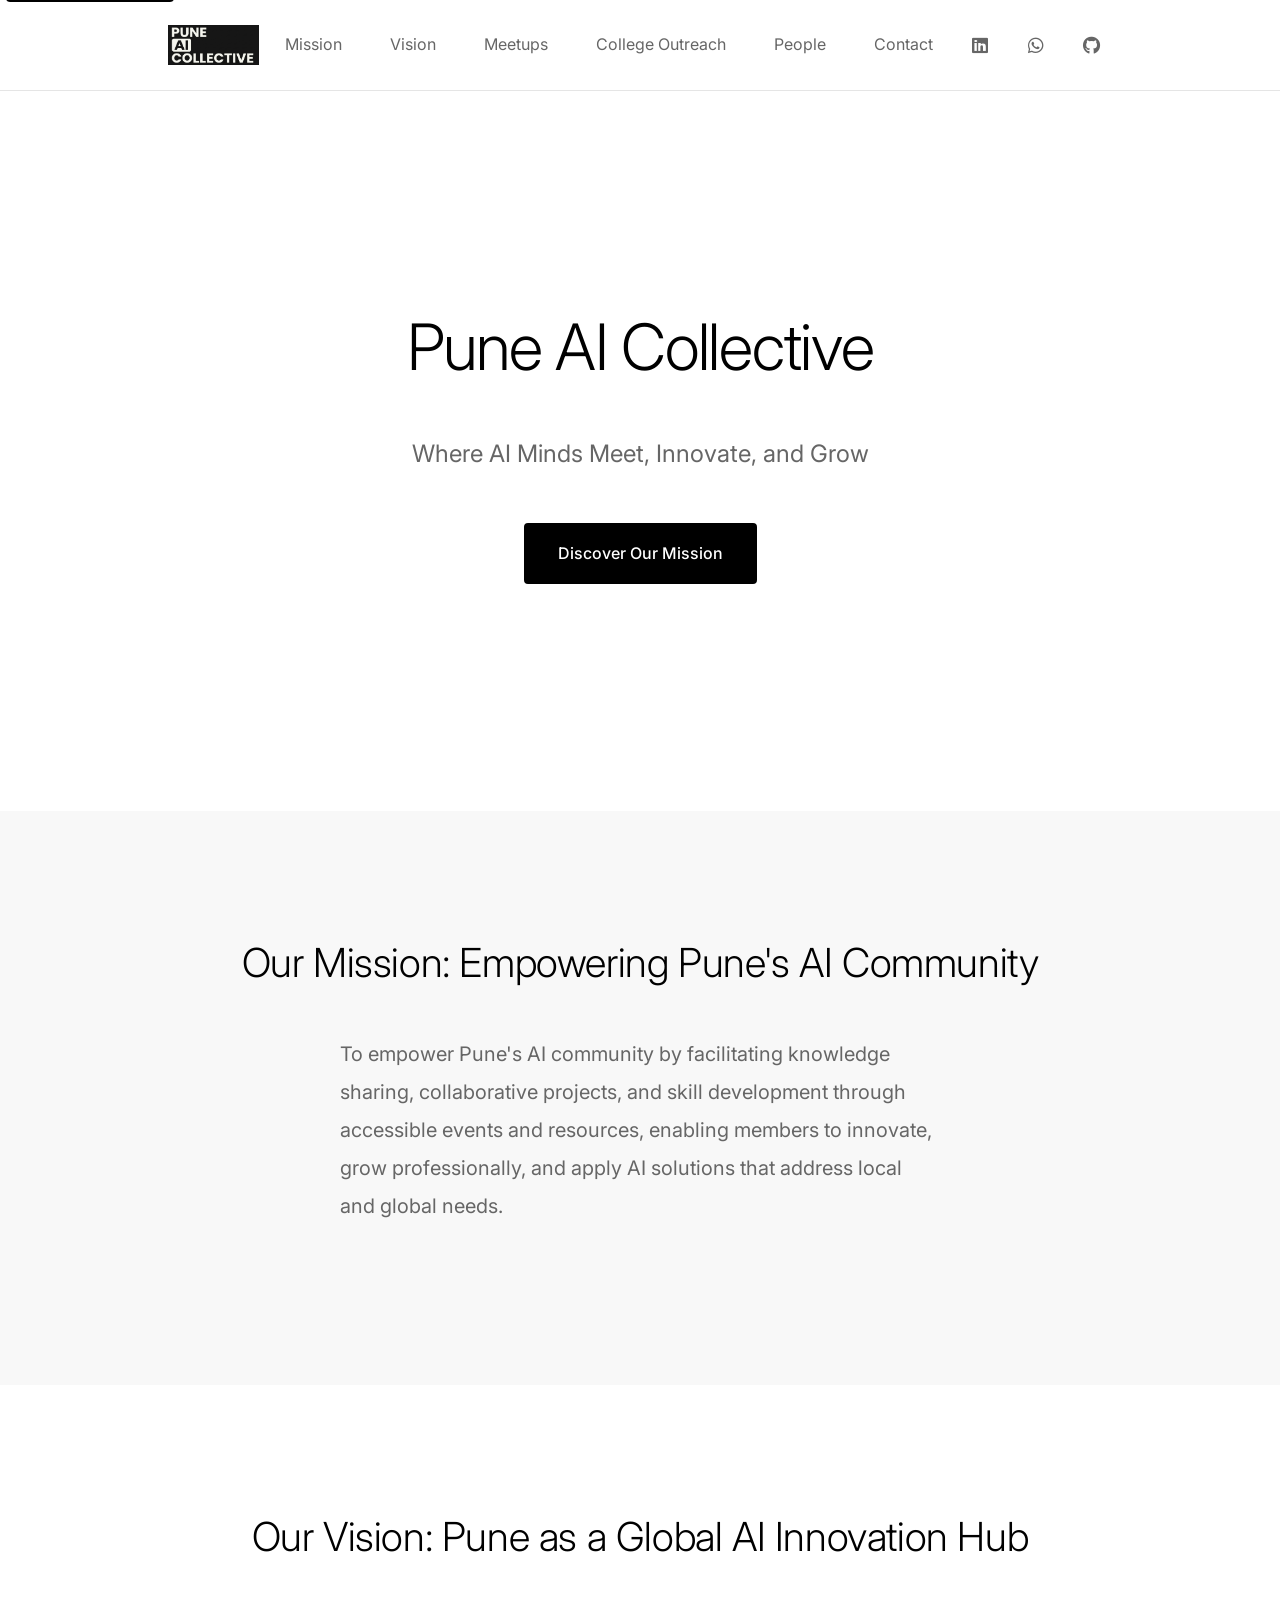
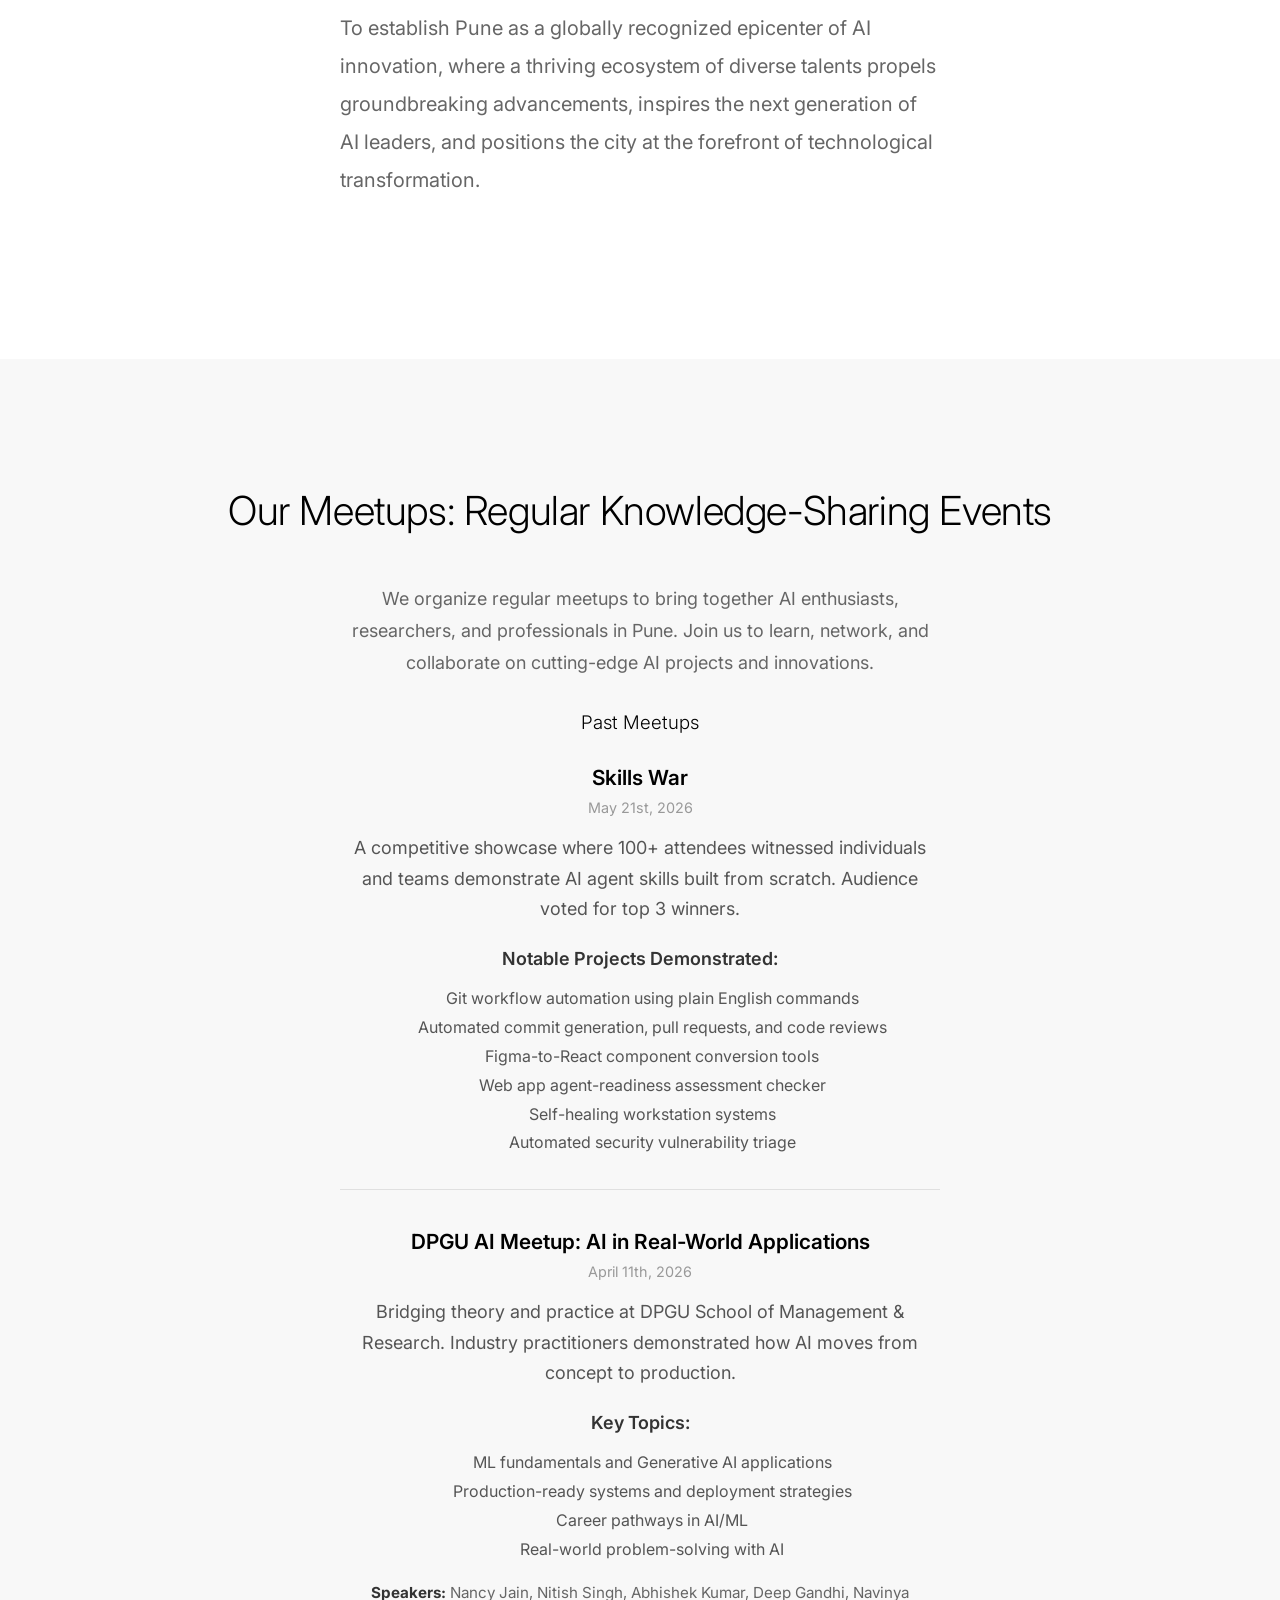
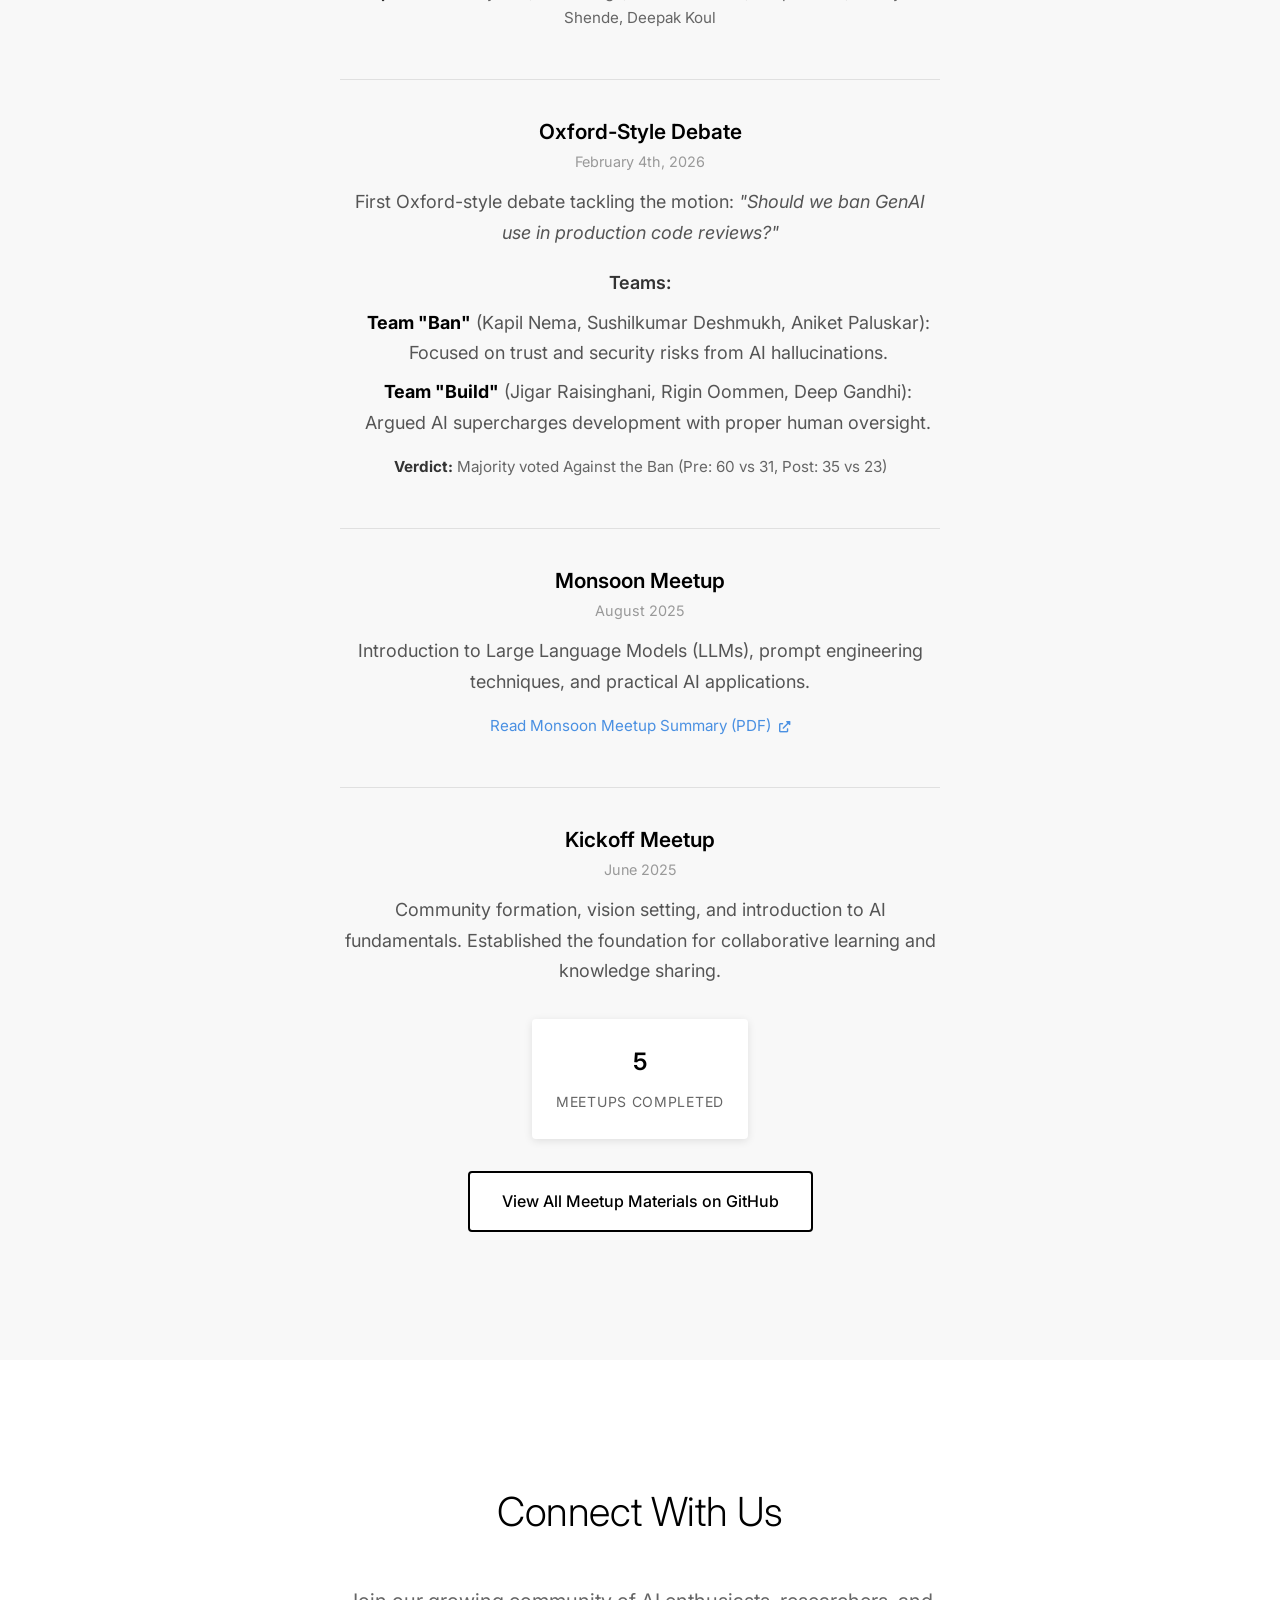
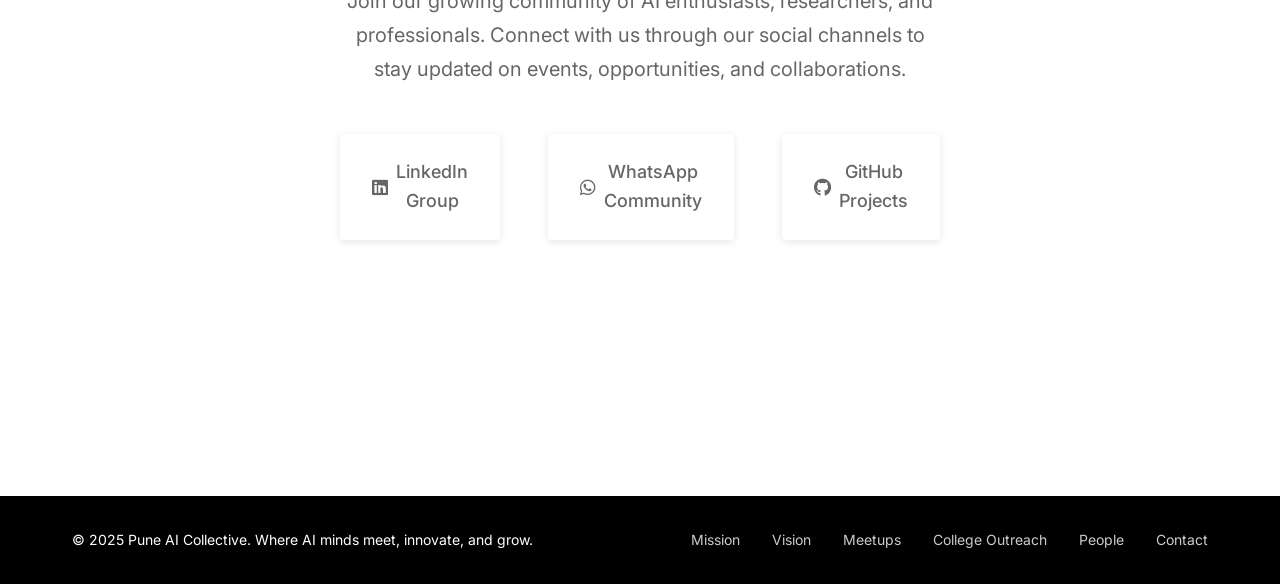
<file: index.html>
<!DOCTYPE html>
<html lang="en">
<head>
    <meta charset="UTF-8">
    <meta name="viewport" content="width=device-width, initial-scale=1.0">
    <title>Pune AI Collective - AI Innovation Community</title>
    <meta name="description" content="Pune AI Collective - Where AI minds meet, innovate, and grow. Join our community for knowledge sharing, collaborative projects, and skill development in artificial intelligence.">
    <meta name="keywords" content="AI, Artificial Intelligence, Pune, Community, Innovation, Technology, Machine Learning">
    <meta name="author" content="Pune AI Collective">

    <!-- Favicon -->
    <link rel="icon" type="image/x-icon" href="favicon.ico">
    <link rel="shortcut icon" type="image/x-icon" href="favicon.ico">

    <!-- Open Graph meta tags for social media sharing -->
    <meta property="og:title" content="Pune AI Collective - AI Innovation Community">
    <meta property="og:description" content="Where AI minds meet, innovate, and grow. Join Pune's AI community for knowledge sharing, collaborative projects, and skill development.">
    <meta property="og:type" content="website">
    <meta property="og:url" content="https://puneaicollective.org">
    
    <!-- Twitter Card meta tags -->
    <meta name="twitter:card" content="summary">
    <meta name="twitter:title" content="Pune AI Collective - AI Innovation Community">
    <meta name="twitter:description" content="Where AI minds meet, innovate, and grow. Join Pune's AI community for knowledge sharing, collaborative projects, and skill development.">

    <!-- Canonical URL -->
    <link rel="canonical" href="https://www.puneaicollective.org/">

    <!-- Preconnect to external resources for performance -->
    <link rel="preconnect" href="https://fonts.googleapis.com">
    <link rel="preconnect" href="https://fonts.gstatic.com" crossorigin>
    <link rel="preconnect" href="https://cdnjs.cloudflare.com">
    
    <!-- Google Fonts - Helvetica-like typography -->
    <link href="https://fonts.googleapis.com/css2?family=Inter:wght@300;400;500;600&display=swap" rel="stylesheet">
    
    <!-- Font Awesome for social media icons -->
    <link rel="stylesheet" href="https://cdnjs.cloudflare.com/ajax/libs/font-awesome/6.0.0/css/all.min.css" 
          integrity="sha512-9usAa10IRO0HhonpyAIVpjrylPvoDwiPUiKdWk5t3PyolY1cOd4DSE0Ga+ri4AuTroPR5aQvXU9xC6qOPnzFeg==" 
          crossorigin="anonymous" referrerpolicy="no-referrer">
    
    <!-- Custom stylesheets -->
    <link rel="stylesheet" href="css/styles.css">
    <link rel="stylesheet" href="css/responsive.css">
    <link rel="stylesheet" href="css/animations.css">

    <!-- JSON-LD Structured Data: Organization -->
    <script type="application/ld+json">
    {
      "@context": "https://schema.org",
      "@type": "Organization",
      "name": "Pune AI Collective",
      "description": "Empowering Pune's AI community through knowledge sharing, collaborative projects, and skill development.",
      "url": "https://www.puneaicollective.org",
      "logo": "https://www.puneaicollective.org/favicon.ico",
      "foundingDate": "2025",
      "sameAs": [
        "https://www.linkedin.com/groups/11802260/",
        "https://github.com/pune-ai-collective"
      ],
      "contactPoint": {
        "@type": "ContactPoint",
        "contactType": "Community Manager",
        "url": "https://www.puneaicollective.org/#contact"
      }
    }
    </script>

    <!-- JSON-LD Structured Data: Event Series for Meetups -->
    <script type="application/ld+json">
    {
      "@context": "https://schema.org",
      "@type": "EventSeries",
      "name": "Pune AI Collective Meetups",
      "description": "Regular meetups bringing together AI enthusiasts, researchers, and professionals in Pune for knowledge sharing and collaboration.",
      "organizer": {
        "@type": "Organization",
        "name": "Pune AI Collective",
        "url": "https://www.puneaicollective.org"
      },
      "location": {
        "@type": "Place",
        "address": {
          "@type": "PostalAddress",
          "addressLocality": "Pune",
          "addressRegion": "Maharashtra",
          "addressCountry": "IN"
        }
      },
      "subEvent": [
        {
          "@type": "Event",
          "name": "Monsoon Meetup - Introduction to LLMs",
          "startDate": "2025-08-15",
          "eventStatus": "https://schema.org/EventScheduled",
          "eventAttendanceMode": "https://schema.org/OfflineEventAttendanceMode",
          "description": "Introduction to Large Language Models (LLMs), prompt engineering techniques, and practical AI applications.",
          "organizer": {
            "@type": "Organization",
            "name": "Pune AI Collective",
            "url": "https://www.puneaicollective.org"
          },
          "location": {
            "@type": "Place",
            "address": {
              "@type": "PostalAddress",
              "addressLocality": "Pune",
              "addressRegion": "Maharashtra",
              "addressCountry": "IN"
            }
          }
        },
        {
          "@type": "Event",
          "name": "Kickoff Meetup - Community Formation",
          "startDate": "2025-06-15",
          "eventStatus": "https://schema.org/EventScheduled",
          "eventAttendanceMode": "https://schema.org/OfflineEventAttendanceMode",
          "description": "Community formation, vision setting, and introduction to AI fundamentals.",
          "organizer": {
            "@type": "Organization",
            "name": "Pune AI Collective",
            "url": "https://www.puneaicollective.org"
          },
          "location": {
            "@type": "Place",
            "address": {
              "@type": "PostalAddress",
              "addressLocality": "Pune",
              "addressRegion": "Maharashtra",
              "addressCountry": "IN"
            }
          }
        }
      ]
    }
    </script>
</head>
<body>
    <!-- Skip to main content link for accessibility -->
    <a href="#main-content" class="skip-link">Skip to main content</a>
    
    <!-- Navigation -->
    <nav class="navbar" role="navigation" aria-label="Main navigation">
        <div class="nav-container">
            <div class="nav-brand">
                <a href="#home" class="nav-logo" aria-label="Pune AI Collective Home">
                    <img src="logo.png" alt="Pune AI Collective" style="height: 40px; width: auto;">
                </a>
            </div>
            
            <!-- Mobile menu toggle -->
            <button class="mobile-menu-toggle" 
                    aria-label="Toggle mobile menu" 
                    aria-expanded="false"
                    aria-controls="nav-menu">
                <span class="hamburger-line"></span>
                <span class="hamburger-line"></span>
                <span class="hamburger-line"></span>
            </button>
            
            <!-- Navigation menu -->
            <ul class="nav-menu" id="nav-menu" role="menubar">
                <li class="nav-item" role="none">
                    <a href="#mission" class="nav-link" role="menuitem">Mission</a>
                </li>
                <li class="nav-item" role="none">
                    <a href="#vision" class="nav-link" role="menuitem">Vision</a>
                </li>
                <li class="nav-item" role="none">
                    <a href="#meetups" class="nav-link" role="menuitem">Meetups</a>
                </li>
                <li class="nav-item" role="none">
                    <a href="college-outreach.html" class="nav-link" role="menuitem">College Outreach</a>
                </li>
                <li class="nav-item" role="none">
                    <a href="people.html" class="nav-link" role="menuitem">People</a>
                </li>
                <li class="nav-item" role="none">
                    <a href="#contact" class="nav-link" role="menuitem">Contact</a>
                </li>
            </ul>
            
            <!-- Social media links -->
            <div class="social-icons" role="complementary" aria-label="Social media links">
                <a href="https://www.linkedin.com/groups/11802260/" 
                   target="_blank" 
                   rel="noopener noreferrer"
                   class="social-icon linkedin-icon" 
                   aria-label="Join our LinkedIn group (opens in new tab)">
                    <i class="fab fa-linkedin" aria-hidden="true"></i>
                </a>
                <a href="https://chat.whatsapp.com/JKVSE67goMv2baHH4RYkDl" 
                   target="_blank" 
                   rel="noopener noreferrer"
                   class="social-icon whatsapp-icon" 
                   aria-label="Join our WhatsApp group (opens in new tab)">
                    <i class="fab fa-whatsapp" aria-hidden="true"></i>
                </a>
                <a href="https://github.com/pune-ai-collective" 
                   target="_blank" 
                   rel="noopener noreferrer"
                   class="social-icon github-icon" 
                   aria-label="Visit our GitHub organization (opens in new tab)">
                    <i class="fab fa-github" aria-hidden="true"></i>
                </a>
            </div>
        </div>
    </nav>

    <!-- Main content -->
    <main id="main-content" role="main">
        <!-- Hero section -->
        <section class="hero-section" id="home" aria-labelledby="hero-heading">
            <div class="hero-container">
                <h1 id="hero-heading" class="hero-title">
                    Pune AI Collective
                </h1>
                <p class="hero-subtitle">
                    Where AI Minds Meet, Innovate, and Grow
                </p>
                <div class="hero-cta">
                    <a href="#mission" class="cta-button primary" aria-describedby="mission-description">
                        Discover Our Mission
                    </a>
                </div>
            </div>
        </section>
        
        <!-- Mission section -->
        <section class="content-section mission-section" id="mission" aria-labelledby="mission-heading">
            <div class="section-container">
                <header class="section-header">
                    <h2 id="mission-heading" class="section-title">Our Mission: Empowering Pune's AI Community</h2>
                </header>
                <div class="section-content">
                    <p class="mission-text" id="mission-description">
                        To empower Pune's AI community by facilitating knowledge sharing, collaborative projects, and skill development through accessible events and resources, enabling members to innovate, grow professionally, and apply AI solutions that address local and global needs.
                    </p>
                </div>
            </div>
        </section>
        
        <!-- Vision section -->
        <section class="content-section vision-section" id="vision" aria-labelledby="vision-heading">
            <div class="section-container">
                <header class="section-header">
                    <h2 id="vision-heading" class="section-title">Our Vision: Pune as a Global AI Innovation Hub</h2>
                </header>
                <div class="section-content">
                    <p class="vision-text">
                        To establish Pune as a globally recognized epicenter of AI innovation, where a thriving ecosystem of diverse talents propels groundbreaking advancements, inspires the next generation of AI leaders, and positions the city at the forefront of technological transformation.
                    </p>
                </div>
            </div>
        </section>
        
        <!-- Meetups section -->
        <section class="content-section meetups-section" id="meetups" aria-labelledby="meetups-heading">
            <div class="section-container">
                <header class="section-header">
                    <h2 id="meetups-heading" class="section-title">Our Meetups: Regular Knowledge-Sharing Events</h2>
                </header>
                <div class="section-content">
                    <p class="meetups-text">
                        We organize regular meetups to bring together AI enthusiasts, researchers, and professionals in Pune. Join us to learn, network, and collaborate on cutting-edge AI projects and innovations.
                    </p>

                    <div class="meetups-info">
                        <h3>Past Meetups</h3>
                        <div class="meetup-list" style="margin: 2rem 0;">

                            <!-- Event 1: Skills War -->
                            <article class="meetup-item" style="margin-bottom: 2.5rem; padding-bottom: 2rem; border-bottom: 1px solid #e0e0e0;">
                                <div style="margin-bottom: 1rem;">
                                    <h4 style="color: #000; font-size: 1.3rem; font-weight: 600; margin-bottom: 0.3rem;">Skills War</h4>
                                    <p style="color: #999; font-size: 0.9rem; margin-bottom: 0.8rem;">May 21st, 2026</p>
                                    <p style="color: #555; line-height: 1.7;">
                                        A competitive showcase where 100+ attendees witnessed individuals and teams demonstrate AI agent skills built from scratch. Audience voted for top 3 winners.
                                    </p>
                                </div>
                                <div style="margin-top: 1.2rem;">
                                    <p style="color: #333; font-weight: 600; margin-bottom: 0.6rem;">Notable Projects Demonstrated:</p>
                                    <ul style="color: #555; line-height: 1.8; margin-left: 1.5rem;">
                                        <li>Git workflow automation using plain English commands</li>
                                        <li>Automated commit generation, pull requests, and code reviews</li>
                                        <li>Figma-to-React component conversion tools</li>
                                        <li>Web app agent-readiness assessment checker</li>
                                        <li>Self-healing workstation systems</li>
                                        <li>Automated security vulnerability triage</li>
                                    </ul>
                                </div>
                            </article>

                            <!-- Event 2: DPGU AI Meetup -->
                            <article class="meetup-item" style="margin-bottom: 2.5rem; padding-bottom: 2rem; border-bottom: 1px solid #e0e0e0;">
                                <div style="margin-bottom: 1rem;">
                                    <h4 style="color: #000; font-size: 1.3rem; font-weight: 600; margin-bottom: 0.3rem;">DPGU AI Meetup: AI in Real-World Applications</h4>
                                    <p style="color: #999; font-size: 0.9rem; margin-bottom: 0.8rem;">April 11th, 2026</p>
                                    <p style="color: #555; line-height: 1.7;">
                                        Bridging theory and practice at DPGU School of Management & Research. Industry practitioners demonstrated how AI moves from concept to production.
                                    </p>
                                </div>
                                <div style="margin-top: 1.2rem;">
                                    <p style="color: #333; font-weight: 600; margin-bottom: 0.6rem;">Key Topics:</p>
                                    <ul style="color: #555; line-height: 1.8; margin-left: 1.5rem;">
                                        <li>ML fundamentals and Generative AI applications</li>
                                        <li>Production-ready systems and deployment strategies</li>
                                        <li>Career pathways in AI/ML</li>
                                        <li>Real-world problem-solving with AI</li>
                                    </ul>
                                    <p style="color: #666; margin-top: 1rem; font-size: 0.95rem;">
                                        <strong style="color: #333;">Speakers:</strong> Nancy Jain, Nitish Singh, Abhishek Kumar, Deep Gandhi, Navinya Shende, Deepak Koul
                                    </p>
                                </div>
                            </article>

                            <!-- Event 3: Oxford-Style Debate -->
                            <article class="meetup-item" style="margin-bottom: 2.5rem; padding-bottom: 2rem; border-bottom: 1px solid #e0e0e0;">
                                <div style="margin-bottom: 1rem;">
                                    <h4 style="color: #000; font-size: 1.3rem; font-weight: 600; margin-bottom: 0.3rem;">Oxford-Style Debate</h4>
                                    <p style="color: #999; font-size: 0.9rem; margin-bottom: 0.8rem;">February 4th, 2026</p>
                                    <p style="color: #555; line-height: 1.7; margin-bottom: 1rem;">
                                        First Oxford-style debate tackling the motion: <em>"Should we ban GenAI use in production code reviews?"</em>
                                    </p>
                                </div>
                                <div style="margin-top: 1.2rem;">
                                    <p style="color: #333; font-weight: 600; margin-bottom: 0.6rem;">Teams:</p>
                                    <div style="margin-left: 1rem; margin-bottom: 1rem;">
                                        <p style="color: #555; line-height: 1.7; margin-bottom: 0.5rem;">
                                            <strong style="color: #000;">Team "Ban"</strong> (Kapil Nema, Sushilkumar Deshmukh, Aniket Paluskar): Focused on trust and security risks from AI hallucinations.
                                        </p>
                                        <p style="color: #555; line-height: 1.7;">
                                            <strong style="color: #000;">Team "Build"</strong> (Jigar Raisinghani, Rigin Oommen, Deep Gandhi): Argued AI supercharges development with proper human oversight.
                                        </p>
                                    </div>
                                    <p style="color: #666; margin-top: 1rem; font-size: 0.95rem;">
                                        <strong style="color: #333;">Verdict:</strong> Majority voted Against the Ban (Pre: 60 vs 31, Post: 35 vs 23)
                                    </p>
                                </div>
                            </article>

                            <!-- Event 4: Monsoon Meetup -->
                            <article class="meetup-item" style="margin-bottom: 2.5rem; padding-bottom: 2rem; border-bottom: 1px solid #e0e0e0;">
                                <div style="margin-bottom: 1rem;">
                                    <h4 style="color: #000; font-size: 1.3rem; font-weight: 600; margin-bottom: 0.3rem;">Monsoon Meetup</h4>
                                    <p style="color: #999; font-size: 0.9rem; margin-bottom: 0.8rem;">August 2025</p>
                                    <p style="color: #555; line-height: 1.7; margin-bottom: 1rem;">
                                        Introduction to Large Language Models (LLMs), prompt engineering techniques, and practical AI applications.
                                    </p>
                                    <a href="assets/Monsoon-meetup-blog.pdf"
                                       target="_blank"
                                       rel="noopener noreferrer"
                                       style="color: #4A90E2; text-decoration: none; font-size: 0.95rem;">
                                        Read Monsoon Meetup Summary (PDF) <i class="fas fa-external-link-alt" aria-hidden="true" style="font-size: 0.75em; margin-left: 0.3rem;"></i>
                                    </a>
                                </div>
                            </article>

                            <!-- Event 5: Kickoff Meetup -->
                            <article class="meetup-item" style="margin-bottom: 2rem;">
                                <div style="margin-bottom: 1rem;">
                                    <h4 style="color: #000; font-size: 1.3rem; font-weight: 600; margin-bottom: 0.3rem;">Kickoff Meetup</h4>
                                    <p style="color: #999; font-size: 0.9rem; margin-bottom: 0.8rem;">June 2025</p>
                                    <p style="color: #555; line-height: 1.7;">
                                        Community formation, vision setting, and introduction to AI fundamentals. Established the foundation for collaborative learning and knowledge sharing.
                                    </p>
                                </div>
                            </article>
                        </div>

                        <div class="meetup-stats" style="margin: 2rem 0;">
                            <div class="stat-item">
                                <span class="stat-number">5</span>
                                <span class="stat-label">Meetups Completed</span>
                            </div>
                        </div>

                        <div class="meetup-cta">
                            <a href="https://github.com/pune-ai-collective"
                               target="_blank"
                               rel="noopener noreferrer"
                               class="cta-button secondary"
                               aria-label="View our meetup materials on GitHub (opens in new tab)">
                                View All Meetup Materials on GitHub
                            </a>
                        </div>
                    </div>
                </div>
            </div>
        </section>
        
        <!-- Contact section -->
        <section class="content-section contact-section" id="contact" aria-labelledby="contact-heading">
            <div class="section-container">
                <header class="section-header">
                    <h2 id="contact-heading" class="section-title">Connect With Us</h2>
                </header>
                <div class="section-content">
                    <p class="contact-text">
                        Join our growing community of AI enthusiasts, researchers, and professionals. Connect with us through our social channels to stay updated on events, opportunities, and collaborations.
                    </p>
                    <div class="contact-links">
                        <a href="https://www.linkedin.com/groups/11802260/" 
                           target="_blank" 
                           rel="noopener noreferrer"
                           class="contact-link linkedin-link" 
                           aria-label="Join our LinkedIn group (opens in new tab)">
                            <i class="fab fa-linkedin" aria-hidden="true"></i>
                            <span>LinkedIn Group</span>
                        </a>
                        <a href="https://chat.whatsapp.com/JKVSE67goMv2baHH4RYkDl" 
                           target="_blank" 
                           rel="noopener noreferrer"
                           class="contact-link whatsapp-link" 
                           aria-label="Join our WhatsApp group (opens in new tab)">
                            <i class="fab fa-whatsapp" aria-hidden="true"></i>
                            <span>WhatsApp Community</span>
                        </a>
                        <a href="https://github.com/pune-ai-collective" 
                           target="_blank" 
                           rel="noopener noreferrer"
                           class="contact-link github-link" 
                           aria-label="Visit our GitHub organization (opens in new tab)">
                            <i class="fab fa-github" aria-hidden="true"></i>
                            <span>GitHub Projects</span>
                        </a>
                    </div>
                </div>
            </div>
        </section>
    </main>
    
    <!-- Footer -->
    <footer class="site-footer" role="contentinfo">
        <div class="footer-container">
            <div class="footer-content">
                <p class="footer-text">
                    &copy; 2025 Pune AI Collective. Where AI minds meet, innovate, and grow.
                </p>
                <div class="footer-links">
                    <a href="#mission" class="footer-link">Mission</a>
                    <a href="#vision" class="footer-link">Vision</a>
                    <a href="#meetups" class="footer-link">Meetups</a>
                    <a href="college-outreach.html" class="footer-link">College Outreach</a>
                    <a href="people.html" class="footer-link">People</a>
                    <a href="#contact" class="footer-link">Contact</a>
                </div>
            </div>
        </div>
    </footer>
    
    <!-- JavaScript files loaded at end for performance -->
    <script src="js/main.js"></script>
    <script src="js/navigation.js"></script>
    <script src="js/social-integration.js"></script>
    <script src="js/countdown.js"></script>

    <!-- Luma checkout button script -->
    <script id="luma-checkout" src="https://embed.lu.ma/checkout-button.js"></script>
</body>
</html>
</file>
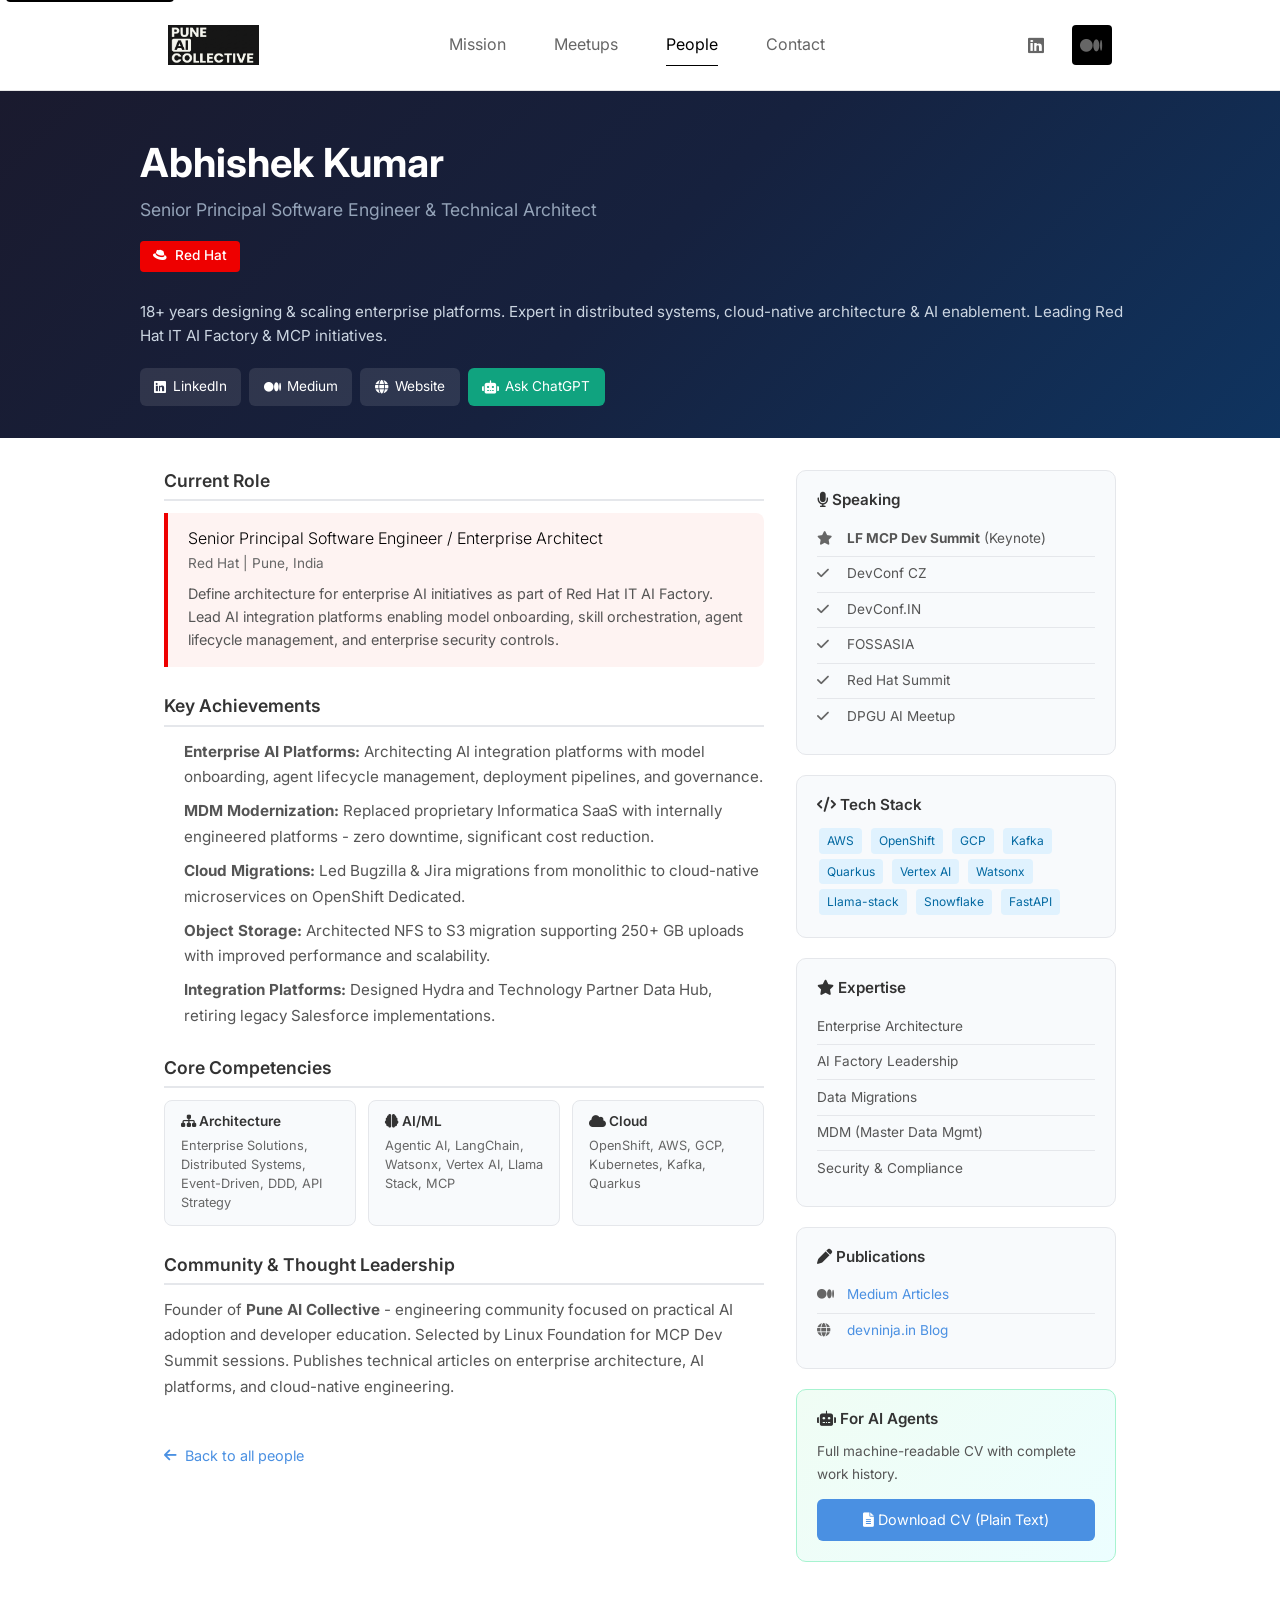
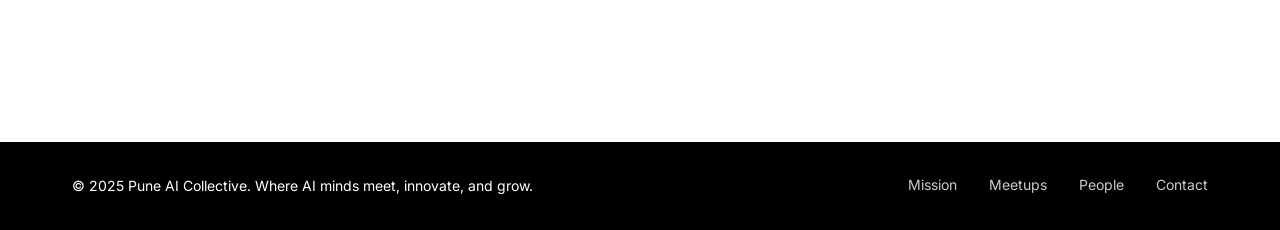
<file: people/abhishek/index.html>
<!DOCTYPE html>
<html lang="en">
<head>
    <meta charset="UTF-8">
    <meta name="viewport" content="width=device-width, initial-scale=1.0">
    <title>Abhishek Kumar - Senior Principal Software Engineer | Pune AI Collective</title>
    <meta name="description" content="Abhishek Kumar - Enterprise Architect & Senior Principal Software Engineer at Red Hat. 18+ years designing enterprise platforms, distributed systems, and AI-enabled ecosystems. Founder of Pune AI Collective.">
    <meta name="author" content="Pune AI Collective">

    <!-- Favicon -->
    <link rel="icon" type="image/x-icon" href="../../favicon.ico">

    <!-- Open Graph meta tags -->
    <meta property="og:title" content="Abhishek Kumar - Senior Principal Software Engineer">
    <meta property="og:description" content="Enterprise Architect & Senior Principal Software Engineer at Red Hat. 18+ years in enterprise platforms and AI-enabled ecosystems.">
    <meta property="og:type" content="profile">
    <meta property="og:url" content="https://puneaicollective.org/people/abhishek">

    <!-- Canonical URL -->
    <link rel="canonical" href="https://www.puneaicollective.org/people/abhishek">

    <!-- Preconnect -->
    <link rel="preconnect" href="https://fonts.googleapis.com">
    <link rel="preconnect" href="https://fonts.gstatic.com" crossorigin>
    <link rel="preconnect" href="https://cdnjs.cloudflare.com">

    <!-- Google Fonts -->
    <link href="https://fonts.googleapis.com/css2?family=Inter:wght@300;400;500;600;700&display=swap" rel="stylesheet">

    <!-- Font Awesome -->
    <link rel="stylesheet" href="https://cdnjs.cloudflare.com/ajax/libs/font-awesome/6.0.0/css/all.min.css"
          integrity="sha512-9usAa10IRO0HhonpyAIVpjrylPvoDwiPUiKdWk5t3PyolY1cOd4DSE0Ga+ri4AuTroPR5aQvXU9xC6qOPnzFeg=="
          crossorigin="anonymous" referrerpolicy="no-referrer">

    <!-- Custom stylesheets -->
    <link rel="stylesheet" href="../../css/styles.css">
    <link rel="stylesheet" href="../../css/responsive.css">
    <link rel="stylesheet" href="../../css/animations.css">

    <style>
        .profile-hero {
            background: linear-gradient(135deg, #1a1a2e 0%, #16213e 50%, #0f3460 100%);
            color: #fff;
            padding: 3rem 1.5rem 2rem;
        }
        .profile-hero-content {
            max-width: 1000px;
            margin: 0 auto;
        }
        .profile-header {
            display: flex;
            align-items: flex-start;
            gap: 2rem;
            flex-wrap: wrap;
        }
        .profile-info {
            flex: 1;
            min-width: 280px;
        }
        .profile-name {
            font-size: 2.5rem;
            font-weight: 700;
            margin: 0 0 0.5rem;
            color: #fff;
        }
        .profile-title {
            font-size: 1.1rem;
            color: #94a3b8;
            margin: 0 0 0.25rem;
        }
        .profile-company {
            display: inline-flex;
            align-items: center;
            gap: 0.5rem;
            background: #EE0000;
            color: #fff;
            padding: 0.3rem 0.8rem;
            border-radius: 4px;
            font-size: 0.85rem;
            font-weight: 500;
            margin: 0.75rem 0;
        }
        .profile-tagline {
            font-size: 0.95rem;
            color: #cbd5e1;
            line-height: 1.6;
            margin-top: 1rem;
        }
        .profile-links {
            display: flex;
            gap: 0.5rem;
            flex-wrap: wrap;
            margin-top: 1.25rem;
        }
        .profile-links a {
            display: inline-flex;
            align-items: center;
            gap: 0.4rem;
            padding: 0.5rem 0.9rem;
            background: rgba(255,255,255,0.1);
            color: #fff;
            text-decoration: none;
            border-radius: 6px;
            font-size: 0.85rem;
            transition: background 0.2s;
        }
        .profile-links a:hover {
            background: rgba(255,255,255,0.2);
        }
        .profile-links .chatgpt { background: #10a37f; }
        .profile-links .chatgpt:hover { background: #0d8a6a; }

        .profile-main {
            max-width: 1000px;
            margin: 0 auto;
            padding: 2rem 1.5rem;
        }
        .profile-grid {
            display: grid;
            grid-template-columns: 1fr 320px;
            gap: 2rem;
        }
        @media (max-width: 800px) {
            .profile-grid { grid-template-columns: 1fr; }
        }
        .profile-section {
            margin-bottom: 1.75rem;
        }
        .profile-section h2 {
            font-size: 1.1rem;
            font-weight: 600;
            color: #333;
            margin: 0 0 0.75rem;
            padding-bottom: 0.5rem;
            border-bottom: 2px solid #e5e7eb;
        }
        .profile-section p, .profile-section li {
            color: #555;
            font-size: 0.95rem;
            line-height: 1.7;
        }
        .profile-section ul {
            margin: 0;
            padding-left: 1.25rem;
        }
        .profile-section li {
            margin-bottom: 0.5rem;
        }
        .current-role-card {
            background: #fef3f2;
            border-left: 4px solid #EE0000;
            padding: 1rem 1.25rem;
            border-radius: 0 8px 8px 0;
        }
        .current-role-card h3 {
            font-size: 1rem;
            color: #000;
            margin: 0 0 0.25rem;
        }
        .current-role-card .role-meta {
            font-size: 0.85rem;
            color: #666;
            margin-bottom: 0.5rem;
        }
        .current-role-card p {
            font-size: 0.9rem;
            color: #555;
            margin: 0;
            line-height: 1.6;
        }
        .skills-grid {
            display: grid;
            grid-template-columns: repeat(3, 1fr);
            gap: 0.75rem;
        }
        @media (max-width: 600px) {
            .skills-grid { grid-template-columns: 1fr; }
        }
        .skill-card {
            background: #f8fafc;
            padding: 0.75rem 1rem;
            border-radius: 8px;
            border: 1px solid #e5e7eb;
        }
        .skill-card h4 {
            font-size: 0.85rem;
            color: #333;
            margin: 0 0 0.4rem;
            font-weight: 600;
        }
        .skill-card p {
            font-size: 0.8rem;
            color: #666;
            margin: 0;
            line-height: 1.5;
        }
        .sidebar-card {
            background: #f8fafc;
            border: 1px solid #e5e7eb;
            border-radius: 10px;
            padding: 1.25rem;
            margin-bottom: 1.25rem;
        }
        .sidebar-card h3 {
            font-size: 0.95rem;
            font-weight: 600;
            color: #333;
            margin: 0 0 0.75rem;
        }
        .sidebar-card ul {
            margin: 0;
            padding: 0;
            list-style: none;
        }
        .sidebar-card li {
            font-size: 0.85rem;
            color: #555;
            padding: 0.4rem 0;
            border-bottom: 1px solid #e5e7eb;
        }
        .sidebar-card li:last-child {
            border-bottom: none;
        }
        .sidebar-card li i {
            width: 18px;
            color: #666;
            margin-right: 0.5rem;
        }
        .ai-cta-card {
            background: linear-gradient(135deg, #f0fdf4 0%, #ecfeff 100%);
            border: 1px solid #a7f3d0;
        }
        .ai-cta-card a {
            display: block;
            text-align: center;
            padding: 0.6rem 1rem;
            background: #4A90E2;
            color: #fff;
            text-decoration: none;
            border-radius: 6px;
            font-size: 0.9rem;
            margin-top: 0.75rem;
        }
        .ai-cta-card a:hover {
            background: #3a7bc8;
        }
        .back-link {
            display: inline-flex;
            align-items: center;
            gap: 0.5rem;
            color: #4A90E2;
            text-decoration: none;
            font-size: 0.9rem;
            margin-top: 1rem;
        }
        .back-link:hover {
            text-decoration: underline;
        }
        .tag {
            display: inline-block;
            background: #e0f2fe;
            color: #0369a1;
            padding: 0.2rem 0.5rem;
            border-radius: 4px;
            font-size: 0.75rem;
            margin: 0.15rem;
        }
    </style>

    <!-- JSON-LD Structured Data -->
    <script type="application/ld+json">
    {
      "@context": "https://schema.org",
      "@type": "Person",
      "name": "Abhishek Kumar",
      "jobTitle": "Senior Principal Software Engineer & Technical Architect",
      "description": "Enterprise Architect with 18+ years designing and scaling enterprise platforms. Expert in distributed systems, cloud-native architecture, and AI enablement.",
      "worksFor": {
        "@type": "Organization",
        "name": "Red Hat",
        "url": "https://www.redhat.com"
      },
      "knowsAbout": ["Enterprise Architecture", "AI Engineering", "Microservices", "AWS", "OpenShift", "Vertex AI", "Kafka"],
      "url": "https://www.puneaicollective.org/people/abhishek",
      "sameAs": [
        "https://linkedin.com/in/abhiskum",
        "https://medium.com/@abhishek68",
        "https://devninja.in"
      ]
    }
    </script>
</head>
<body>
    <a href="#main-content" class="skip-link">Skip to main content</a>

    <!-- Navigation -->
    <nav class="navbar" role="navigation" aria-label="Main navigation">
        <div class="nav-container">
            <div class="nav-brand">
                <a href="../../index.html" class="nav-logo" aria-label="Pune AI Collective Home">
                    <img src="../../logo.png" alt="Pune AI Collective" style="height: 40px; width: auto;">
                </a>
            </div>

            <button class="mobile-menu-toggle" aria-label="Toggle mobile menu" aria-expanded="false" aria-controls="nav-menu">
                <span class="hamburger-line"></span>
                <span class="hamburger-line"></span>
                <span class="hamburger-line"></span>
            </button>

            <ul class="nav-menu" id="nav-menu" role="menubar">
                <li class="nav-item" role="none">
                    <a href="../../index.html#mission" class="nav-link" role="menuitem">Mission</a>
                </li>
                <li class="nav-item" role="none">
                    <a href="../../index.html#meetups" class="nav-link" role="menuitem">Meetups</a>
                </li>
                <li class="nav-item" role="none">
                    <a href="../../people.html" class="nav-link active" role="menuitem">People</a>
                </li>
                <li class="nav-item" role="none">
                    <a href="../../index.html#contact" class="nav-link" role="menuitem">Contact</a>
                </li>
            </ul>

            <div class="social-icons" role="complementary" aria-label="Social media links">
                <a href="https://linkedin.com/in/abhiskum" target="_blank" rel="noopener noreferrer" class="social-icon linkedin-icon" aria-label="LinkedIn">
                    <i class="fab fa-linkedin" aria-hidden="true"></i>
                </a>
                <a href="https://medium.com/@abhishek68" target="_blank" rel="noopener noreferrer" class="social-icon" aria-label="Medium" style="background: #000;">
                    <i class="fab fa-medium" aria-hidden="true"></i>
                </a>
            </div>
        </div>
    </nav>

    <!-- Main content -->
    <main id="main-content" role="main">
        <!-- Profile Hero -->
        <section class="profile-hero" itemscope itemtype="https://schema.org/Person">
            <div class="profile-hero-content">
                <div class="profile-header">
                    <div class="profile-info">
                        <h1 class="profile-name" itemprop="name">Abhishek Kumar</h1>
                        <p class="profile-title" itemprop="jobTitle">Senior Principal Software Engineer & Technical Architect</p>
                        <span class="profile-company">
                            <i class="fab fa-redhat" aria-hidden="true"></i> Red Hat
                        </span>
                        <p class="profile-tagline">
                            18+ years designing & scaling enterprise platforms. Expert in distributed systems,
                            cloud-native architecture & AI enablement. Leading Red Hat IT AI Factory & MCP initiatives.
                        </p>
                        <div class="profile-links">
                            <a href="https://linkedin.com/in/abhiskum" target="_blank" rel="noopener noreferrer">
                                <i class="fab fa-linkedin" aria-hidden="true"></i> LinkedIn
                            </a>
                            <a href="https://medium.com/@abhishek68" target="_blank" rel="noopener noreferrer">
                                <i class="fab fa-medium" aria-hidden="true"></i> Medium
                            </a>
                            <a href="https://devninja.in" target="_blank" rel="noopener noreferrer">
                                <i class="fas fa-globe" aria-hidden="true"></i> Website
                            </a>
                            <a href="https://chatgpt.com/?hints=search&q=Evaluate%20Abhishek%20Kumar%20as%20a%20candidate%20for%20a%20Principal%20Engineer%20or%20Technical%20Architect%20role.%20Read%20his%20profile%20at%20https%3A%2F%2Fwww.puneaicollective.org%2Fpeople%2Fabhishek%20and%20his%20LinkedIn%20at%20https%3A%2F%2Fwww.linkedin.com%2Fin%2Fabhiskum%2F.%20Summarize%20his%20technical%20expertise%20in%20enterprise%20architecture%2C%20AI%20enablement%2C%20cloud%20platforms%2C%20and%20data%20engineering.%20Identify%20his%20unique%20strengths%2C%20possible%20gaps%2C%20and%20end%20with%20a%20hiring%20recommendation." target="_blank" rel="noopener noreferrer" class="chatgpt">
                                <i class="fas fa-robot" aria-hidden="true"></i> Ask ChatGPT
                            </a>
                        </div>
                    </div>
                </div>
            </div>
        </section>

        <!-- Profile Content -->
        <div class="profile-main">
            <div class="profile-grid">
                <!-- Main Content -->
                <div class="profile-content">
                    <section class="profile-section">
                        <h2>Current Role</h2>
                        <div class="current-role-card">
                            <h3>Senior Principal Software Engineer / Enterprise Architect</h3>
                            <p class="role-meta">Red Hat | Pune, India</p>
                            <p>Define architecture for enterprise AI initiatives as part of Red Hat IT AI Factory. Lead AI integration platforms enabling model onboarding, skill orchestration, agent lifecycle management, and enterprise security controls.</p>
                        </div>
                    </section>

                    <section class="profile-section">
                        <h2>Key Achievements</h2>
                        <ul>
                            <li><strong>Enterprise AI Platforms:</strong> Architecting AI integration platforms with model onboarding, agent lifecycle management, deployment pipelines, and governance.</li>
                            <li><strong>MDM Modernization:</strong> Replaced proprietary Informatica SaaS with internally engineered platforms - zero downtime, significant cost reduction.</li>
                            <li><strong>Cloud Migrations:</strong> Led Bugzilla & Jira migrations from monolithic to cloud-native microservices on OpenShift Dedicated.</li>
                            <li><strong>Object Storage:</strong> Architected NFS to S3 migration supporting 250+ GB uploads with improved performance and scalability.</li>
                            <li><strong>Integration Platforms:</strong> Designed Hydra and Technology Partner Data Hub, retiring legacy Salesforce implementations.</li>
                        </ul>
                    </section>

                    <section class="profile-section">
                        <h2>Core Competencies</h2>
                        <div class="skills-grid">
                            <div class="skill-card">
                                <h4><i class="fas fa-sitemap" aria-hidden="true"></i> Architecture</h4>
                                <p>Enterprise Solutions, Distributed Systems, Event-Driven, DDD, API Strategy</p>
                            </div>
                            <div class="skill-card">
                                <h4><i class="fas fa-brain" aria-hidden="true"></i> AI/ML</h4>
                                <p>Agentic AI, LangChain, Watsonx, Vertex AI, Llama Stack, MCP</p>
                            </div>
                            <div class="skill-card">
                                <h4><i class="fas fa-cloud" aria-hidden="true"></i> Cloud</h4>
                                <p>OpenShift, AWS, GCP, Kubernetes, Kafka, Quarkus</p>
                            </div>
                        </div>
                    </section>

                    <section class="profile-section">
                        <h2>Community & Thought Leadership</h2>
                        <p>Founder of <strong>Pune AI Collective</strong> - engineering community focused on practical AI adoption and developer education. Selected by Linux Foundation for MCP Dev Summit sessions. Publishes technical articles on enterprise architecture, AI platforms, and cloud-native engineering.</p>
                    </section>

                    <a href="../../people.html" class="back-link">
                        <i class="fas fa-arrow-left" aria-hidden="true"></i> Back to all people
                    </a>
                </div>

                <!-- Sidebar -->
                <aside>
                    <div class="sidebar-card">
                        <h3><i class="fas fa-microphone" aria-hidden="true"></i> Speaking</h3>
                        <ul>
                            <li><i class="fas fa-star" aria-hidden="true"></i> <strong>LF MCP Dev Summit</strong> (Keynote)</li>
                            <li><i class="fas fa-check" aria-hidden="true"></i> DevConf CZ</li>
                            <li><i class="fas fa-check" aria-hidden="true"></i> DevConf.IN</li>
                            <li><i class="fas fa-check" aria-hidden="true"></i> FOSSASIA</li>
                            <li><i class="fas fa-check" aria-hidden="true"></i> Red Hat Summit</li>
                            <li><i class="fas fa-check" aria-hidden="true"></i> DPGU AI Meetup</li>
                        </ul>
                    </div>

                    <div class="sidebar-card">
                        <h3><i class="fas fa-code" aria-hidden="true"></i> Tech Stack</h3>
                        <div style="margin-top: 0.5rem;">
                            <span class="tag">AWS</span>
                            <span class="tag">OpenShift</span>
                            <span class="tag">GCP</span>
                            <span class="tag">Kafka</span>
                            <span class="tag">Quarkus</span>
                            <span class="tag">Vertex AI</span>
                            <span class="tag">Watsonx</span>
                            <span class="tag">Llama-stack</span>
                            <span class="tag">Snowflake</span>
                            <span class="tag">FastAPI</span>
                        </div>
                    </div>

                    <div class="sidebar-card">
                        <h3><i class="fas fa-star" aria-hidden="true"></i> Expertise</h3>
                        <ul>
                            <li>Enterprise Architecture</li>
                            <li>AI Factory Leadership</li>
                            <li>Data Migrations</li>
                            <li>MDM (Master Data Mgmt)</li>
                            <li>Security & Compliance</li>
                        </ul>
                    </div>

                    <div class="sidebar-card">
                        <h3><i class="fas fa-pen" aria-hidden="true"></i> Publications</h3>
                        <ul>
                            <li><a href="https://medium.com/@abhishek68" target="_blank" rel="noopener noreferrer" style="color: #4A90E2; text-decoration: none;"><i class="fab fa-medium" aria-hidden="true"></i> Medium Articles</a></li>
                            <li><a href="https://devninja.in" target="_blank" rel="noopener noreferrer" style="color: #4A90E2; text-decoration: none;"><i class="fas fa-globe" aria-hidden="true"></i> devninja.in Blog</a></li>
                        </ul>
                    </div>

                    <div class="sidebar-card ai-cta-card">
                        <h3><i class="fas fa-robot" aria-hidden="true"></i> For AI Agents</h3>
                        <p style="font-size: 0.85rem; color: #555; margin: 0;">Full machine-readable CV with complete work history.</p>
                        <a href="cv.txt">
                            <i class="fas fa-file-alt" aria-hidden="true"></i> Download CV (Plain Text)
                        </a>
                    </div>
                </aside>
            </div>
        </div>
    </main>

    <!-- Footer -->
    <footer class="site-footer" role="contentinfo">
        <div class="footer-container">
            <div class="footer-content">
                <p class="footer-text">&copy; 2025 Pune AI Collective. Where AI minds meet, innovate, and grow.</p>
                <div class="footer-links">
                    <a href="../../index.html#mission" class="footer-link">Mission</a>
                    <a href="../../index.html#meetups" class="footer-link">Meetups</a>
                    <a href="../../people.html" class="footer-link">People</a>
                    <a href="../../index.html#contact" class="footer-link">Contact</a>
                </div>
            </div>
        </div>
    </footer>

    <script src="../../js/main.js"></script>
    <script src="../../js/navigation.js"></script>
</body>
</html>
</file>
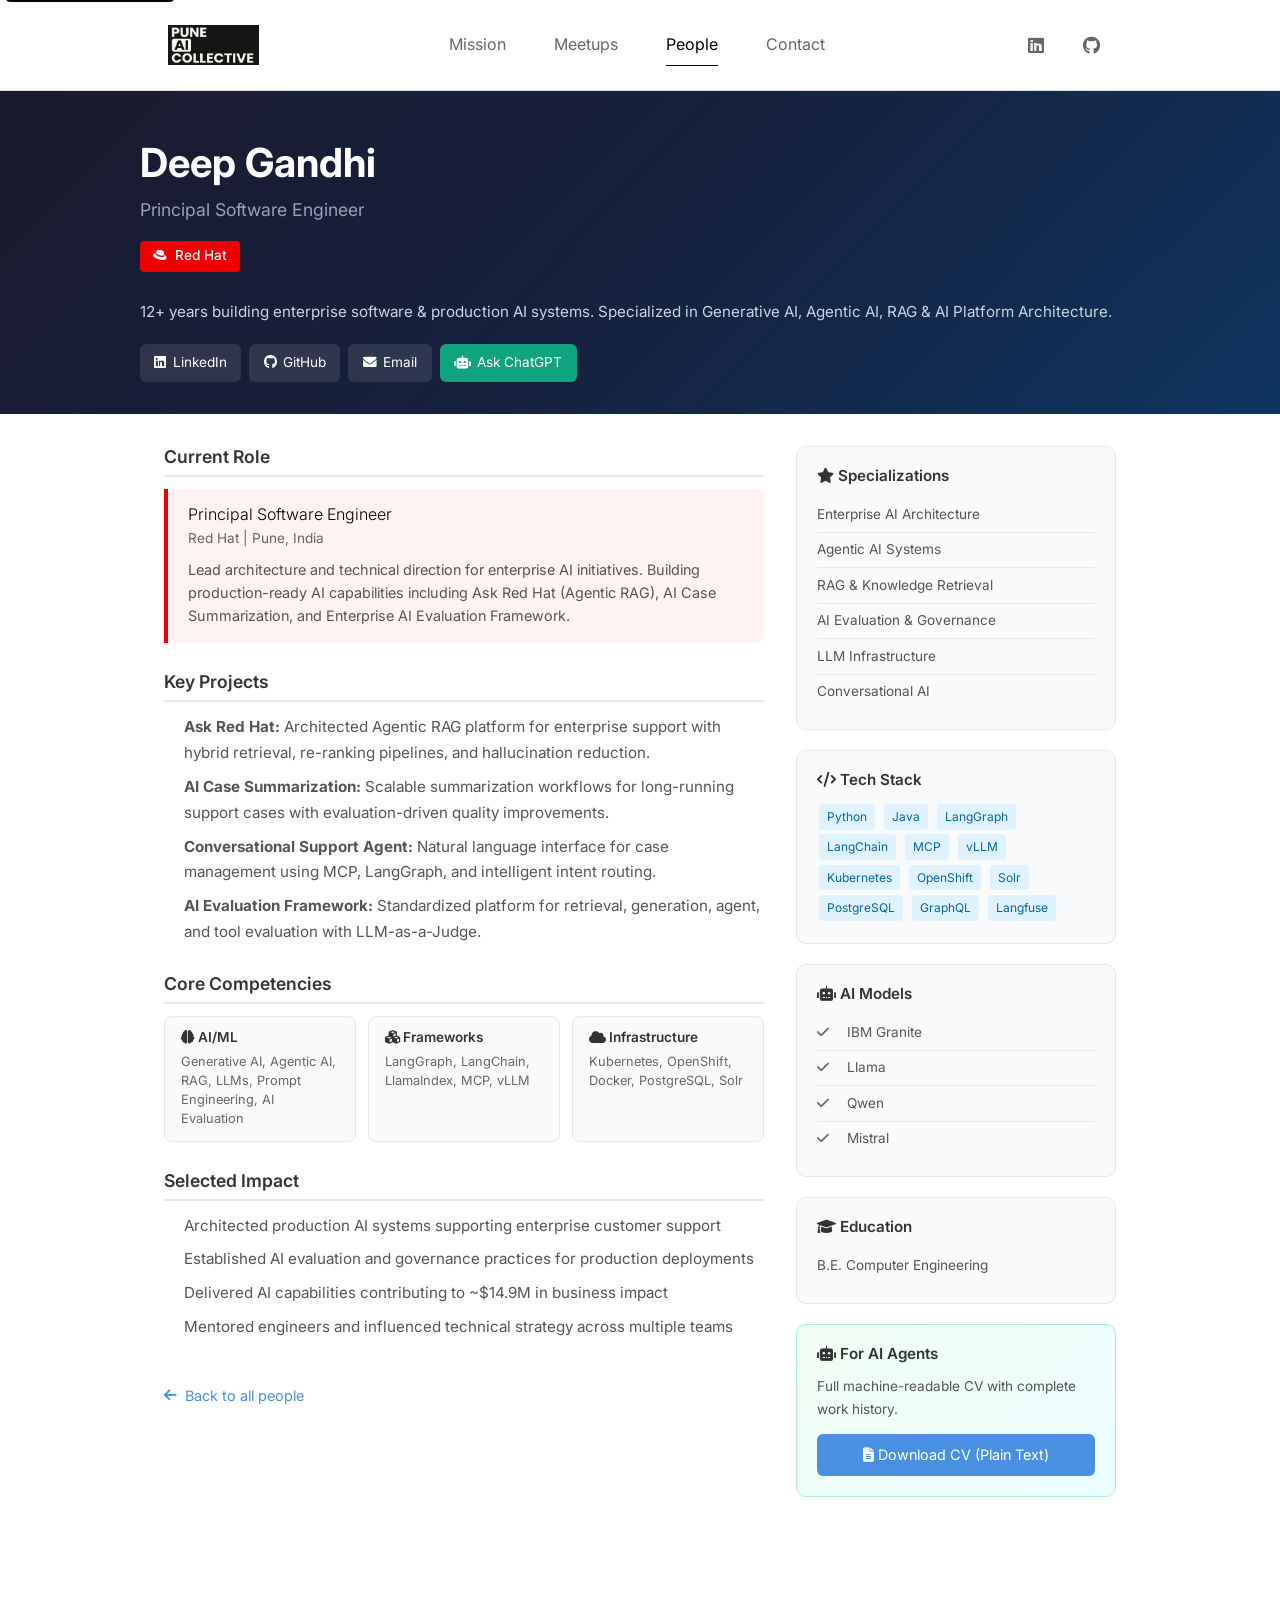
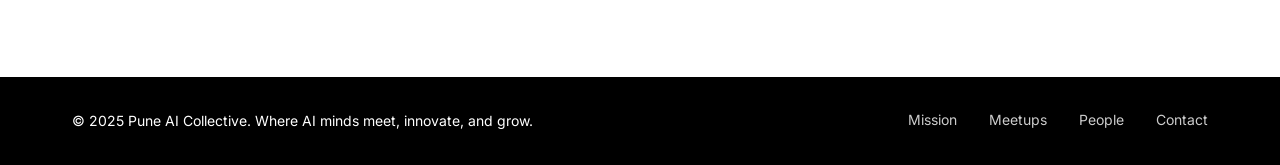
<file: people/deep/index.html>
<!DOCTYPE html>
<html lang="en">
<head>
    <meta charset="UTF-8">
    <meta name="viewport" content="width=device-width, initial-scale=1.0">
    <title>Deep Gandhi - Principal Software Engineer | Pune AI Collective</title>
    <meta name="description" content="Deep Gandhi - Principal Software Engineer at Red Hat. 12+ years experience in Generative AI, Agentic AI, RAG, and Enterprise AI Architecture. Core team member of Pune AI Collective.">
    <meta name="author" content="Pune AI Collective">

    <!-- Favicon -->
    <link rel="icon" type="image/x-icon" href="../../favicon.ico">

    <!-- Open Graph meta tags -->
    <meta property="og:title" content="Deep Gandhi - Principal Software Engineer">
    <meta property="og:description" content="Principal Software Engineer at Red Hat. 12+ years in Enterprise AI, Agentic AI, and RAG systems.">
    <meta property="og:type" content="profile">
    <meta property="og:url" content="https://puneaicollective.org/people/deep">

    <!-- Canonical URL -->
    <link rel="canonical" href="https://www.puneaicollective.org/people/deep">

    <!-- Preconnect -->
    <link rel="preconnect" href="https://fonts.googleapis.com">
    <link rel="preconnect" href="https://fonts.gstatic.com" crossorigin>
    <link rel="preconnect" href="https://cdnjs.cloudflare.com">

    <!-- Google Fonts -->
    <link href="https://fonts.googleapis.com/css2?family=Inter:wght@300;400;500;600;700&display=swap" rel="stylesheet">

    <!-- Font Awesome -->
    <link rel="stylesheet" href="https://cdnjs.cloudflare.com/ajax/libs/font-awesome/6.0.0/css/all.min.css"
          integrity="sha512-9usAa10IRO0HhonpyAIVpjrylPvoDwiPUiKdWk5t3PyolY1cOd4DSE0Ga+ri4AuTroPR5aQvXU9xC6qOPnzFeg=="
          crossorigin="anonymous" referrerpolicy="no-referrer">

    <!-- Custom stylesheets -->
    <link rel="stylesheet" href="../../css/styles.css">
    <link rel="stylesheet" href="../../css/responsive.css">
    <link rel="stylesheet" href="../../css/animations.css">

    <style>
        .profile-hero {
            background: linear-gradient(135deg, #1a1a2e 0%, #16213e 50%, #0f3460 100%);
            color: #fff;
            padding: 3rem 1.5rem 2rem;
        }
        .profile-hero-content {
            max-width: 1000px;
            margin: 0 auto;
        }
        .profile-header {
            display: flex;
            align-items: flex-start;
            gap: 2rem;
            flex-wrap: wrap;
        }
        .profile-info {
            flex: 1;
            min-width: 280px;
        }
        .profile-name {
            font-size: 2.5rem;
            font-weight: 700;
            margin: 0 0 0.5rem;
            color: #fff;
        }
        .profile-title {
            font-size: 1.1rem;
            color: #94a3b8;
            margin: 0 0 0.25rem;
        }
        .profile-company {
            display: inline-flex;
            align-items: center;
            gap: 0.5rem;
            background: #EE0000;
            color: #fff;
            padding: 0.3rem 0.8rem;
            border-radius: 4px;
            font-size: 0.85rem;
            font-weight: 500;
            margin: 0.75rem 0;
        }
        .profile-tagline {
            font-size: 0.95rem;
            color: #cbd5e1;
            line-height: 1.6;
            margin-top: 1rem;
        }
        .profile-links {
            display: flex;
            gap: 0.5rem;
            flex-wrap: wrap;
            margin-top: 1.25rem;
        }
        .profile-links a {
            display: inline-flex;
            align-items: center;
            gap: 0.4rem;
            padding: 0.5rem 0.9rem;
            background: rgba(255,255,255,0.1);
            color: #fff;
            text-decoration: none;
            border-radius: 6px;
            font-size: 0.85rem;
            transition: background 0.2s;
        }
        .profile-links a:hover {
            background: rgba(255,255,255,0.2);
        }
        .profile-links .chatgpt { background: #10a37f; }
        .profile-links .chatgpt:hover { background: #0d8a6a; }

        .profile-main {
            max-width: 1000px;
            margin: 0 auto;
            padding: 2rem 1.5rem;
        }
        .profile-grid {
            display: grid;
            grid-template-columns: 1fr 320px;
            gap: 2rem;
        }
        @media (max-width: 800px) {
            .profile-grid { grid-template-columns: 1fr; }
        }
        .profile-section {
            margin-bottom: 1.75rem;
        }
        .profile-section h2 {
            font-size: 1.1rem;
            font-weight: 600;
            color: #333;
            margin: 0 0 0.75rem;
            padding-bottom: 0.5rem;
            border-bottom: 2px solid #e5e7eb;
        }
        .profile-section p, .profile-section li {
            color: #555;
            font-size: 0.95rem;
            line-height: 1.7;
        }
        .profile-section ul {
            margin: 0;
            padding-left: 1.25rem;
        }
        .profile-section li {
            margin-bottom: 0.5rem;
        }
        .current-role-card {
            background: #fef3f2;
            border-left: 4px solid #EE0000;
            padding: 1rem 1.25rem;
            border-radius: 0 8px 8px 0;
        }
        .current-role-card h3 {
            font-size: 1rem;
            color: #000;
            margin: 0 0 0.25rem;
        }
        .current-role-card .role-meta {
            font-size: 0.85rem;
            color: #666;
            margin-bottom: 0.5rem;
        }
        .current-role-card p {
            font-size: 0.9rem;
            color: #555;
            margin: 0;
            line-height: 1.6;
        }
        .skills-grid {
            display: grid;
            grid-template-columns: repeat(3, 1fr);
            gap: 0.75rem;
        }
        @media (max-width: 600px) {
            .skills-grid { grid-template-columns: 1fr; }
        }
        .skill-card {
            background: #f8fafc;
            padding: 0.75rem 1rem;
            border-radius: 8px;
            border: 1px solid #e5e7eb;
        }
        .skill-card h4 {
            font-size: 0.85rem;
            color: #333;
            margin: 0 0 0.4rem;
            font-weight: 600;
        }
        .skill-card p {
            font-size: 0.8rem;
            color: #666;
            margin: 0;
            line-height: 1.5;
        }
        .sidebar-card {
            background: #f8fafc;
            border: 1px solid #e5e7eb;
            border-radius: 10px;
            padding: 1.25rem;
            margin-bottom: 1.25rem;
        }
        .sidebar-card h3 {
            font-size: 0.95rem;
            font-weight: 600;
            color: #333;
            margin: 0 0 0.75rem;
        }
        .sidebar-card ul {
            margin: 0;
            padding: 0;
            list-style: none;
        }
        .sidebar-card li {
            font-size: 0.85rem;
            color: #555;
            padding: 0.4rem 0;
            border-bottom: 1px solid #e5e7eb;
        }
        .sidebar-card li:last-child {
            border-bottom: none;
        }
        .sidebar-card li i {
            width: 18px;
            color: #666;
            margin-right: 0.5rem;
        }
        .ai-cta-card {
            background: linear-gradient(135deg, #f0fdf4 0%, #ecfeff 100%);
            border: 1px solid #a7f3d0;
        }
        .ai-cta-card a {
            display: block;
            text-align: center;
            padding: 0.6rem 1rem;
            background: #4A90E2;
            color: #fff;
            text-decoration: none;
            border-radius: 6px;
            font-size: 0.9rem;
            margin-top: 0.75rem;
        }
        .ai-cta-card a:hover {
            background: #3a7bc8;
        }
        .back-link {
            display: inline-flex;
            align-items: center;
            gap: 0.5rem;
            color: #4A90E2;
            text-decoration: none;
            font-size: 0.9rem;
            margin-top: 1rem;
        }
        .back-link:hover {
            text-decoration: underline;
        }
        .tag {
            display: inline-block;
            background: #e0f2fe;
            color: #0369a1;
            padding: 0.2rem 0.5rem;
            border-radius: 4px;
            font-size: 0.75rem;
            margin: 0.15rem;
        }
    </style>

    <!-- JSON-LD Structured Data -->
    <script type="application/ld+json">
    {
      "@context": "https://schema.org",
      "@type": "Person",
      "name": "Deep Gandhi",
      "jobTitle": "Principal Software Engineer",
      "description": "Principal Software Engineer with 12+ years of experience in Generative AI, Agentic AI, RAG, and Enterprise AI Architecture. Currently at Red Hat.",
      "worksFor": {
        "@type": "Organization",
        "name": "Red Hat",
        "url": "https://www.redhat.com"
      },
      "alumniOf": {
        "@type": "EducationalOrganization",
        "name": "Bachelor of Engineering, Computer Engineering"
      },
      "knowsAbout": ["Generative AI", "Agentic AI", "RAG", "LLMs", "Enterprise AI", "LangGraph", "LangChain"],
      "url": "https://www.puneaicollective.org/people/deep",
      "sameAs": [
        "https://linkedin.com/in/dgandhi91",
        "https://github.com/dgandhi91"
      ]
    }
    </script>
</head>
<body>
    <a href="#main-content" class="skip-link">Skip to main content</a>

    <!-- Navigation -->
    <nav class="navbar" role="navigation" aria-label="Main navigation">
        <div class="nav-container">
            <div class="nav-brand">
                <a href="../../index.html" class="nav-logo" aria-label="Pune AI Collective Home">
                    <img src="../../logo.png" alt="Pune AI Collective" style="height: 40px; width: auto;">
                </a>
            </div>

            <button class="mobile-menu-toggle" aria-label="Toggle mobile menu" aria-expanded="false" aria-controls="nav-menu">
                <span class="hamburger-line"></span>
                <span class="hamburger-line"></span>
                <span class="hamburger-line"></span>
            </button>

            <ul class="nav-menu" id="nav-menu" role="menubar">
                <li class="nav-item" role="none">
                    <a href="../../index.html#mission" class="nav-link" role="menuitem">Mission</a>
                </li>
                <li class="nav-item" role="none">
                    <a href="../../index.html#meetups" class="nav-link" role="menuitem">Meetups</a>
                </li>
                <li class="nav-item" role="none">
                    <a href="../../people.html" class="nav-link active" role="menuitem">People</a>
                </li>
                <li class="nav-item" role="none">
                    <a href="../../index.html#contact" class="nav-link" role="menuitem">Contact</a>
                </li>
            </ul>

            <div class="social-icons" role="complementary" aria-label="Social media links">
                <a href="https://linkedin.com/in/dgandhi91" target="_blank" rel="noopener noreferrer" class="social-icon linkedin-icon" aria-label="LinkedIn">
                    <i class="fab fa-linkedin" aria-hidden="true"></i>
                </a>
                <a href="https://github.com/dgandhi91" target="_blank" rel="noopener noreferrer" class="social-icon github-icon" aria-label="GitHub">
                    <i class="fab fa-github" aria-hidden="true"></i>
                </a>
            </div>
        </div>
    </nav>

    <!-- Main content -->
    <main id="main-content" role="main">
        <!-- Profile Hero -->
        <section class="profile-hero" itemscope itemtype="https://schema.org/Person">
            <div class="profile-hero-content">
                <div class="profile-header">
                    <div class="profile-info">
                        <h1 class="profile-name" itemprop="name">Deep Gandhi</h1>
                        <p class="profile-title" itemprop="jobTitle">Principal Software Engineer</p>
                        <span class="profile-company">
                            <i class="fab fa-redhat" aria-hidden="true"></i> Red Hat
                        </span>
                        <p class="profile-tagline">
                            12+ years building enterprise software & production AI systems.
                            Specialized in Generative AI, Agentic AI, RAG & AI Platform Architecture.
                        </p>
                        <div class="profile-links">
                            <a href="https://linkedin.com/in/dgandhi91" target="_blank" rel="noopener noreferrer">
                                <i class="fab fa-linkedin" aria-hidden="true"></i> LinkedIn
                            </a>
                            <a href="https://github.com/dgandhi91" target="_blank" rel="noopener noreferrer">
                                <i class="fab fa-github" aria-hidden="true"></i> GitHub
                            </a>
                            <a href="mailto:gandhideep91@gmail.com">
                                <i class="fas fa-envelope" aria-hidden="true"></i> Email
                            </a>
                            <a href="https://chatgpt.com/?hints=search&q=Evaluate%20Deep%20Gandhi%20as%20a%20candidate%20for%20a%20Principal%20Engineer%20or%20Staff%20Engineer%20role%20in%20AI%2FML.%20Read%20his%20profile%20at%20https%3A%2F%2Fwww.puneaicollective.org%2Fpeople%2Fdeep%20and%20his%20LinkedIn%20at%20https%3A%2F%2Fwww.linkedin.com%2Fin%2Fdgandhi91%2F.%20Summarize%20his%20technical%20expertise%20in%20Generative%20AI%2C%20Agentic%20AI%2C%20RAG%2C%20and%20enterprise%20AI%20architecture.%20Identify%20his%20unique%20strengths%2C%20possible%20gaps%2C%20the%20types%20of%20organizations%20where%20he%20would%20excel%2C%20and%20end%20with%20a%20hiring%20recommendation." target="_blank" rel="noopener noreferrer" class="chatgpt">
                                <i class="fas fa-robot" aria-hidden="true"></i> Ask ChatGPT
                            </a>
                        </div>
                    </div>
                </div>
            </div>
        </section>

        <!-- Profile Content -->
        <div class="profile-main">
            <div class="profile-grid">
                <!-- Main Content -->
                <div class="profile-content">
                    <section class="profile-section">
                        <h2>Current Role</h2>
                        <div class="current-role-card">
                            <h3>Principal Software Engineer</h3>
                            <p class="role-meta">Red Hat | Pune, India</p>
                            <p>Lead architecture and technical direction for enterprise AI initiatives. Building production-ready AI capabilities including Ask Red Hat (Agentic RAG), AI Case Summarization, and Enterprise AI Evaluation Framework.</p>
                        </div>
                    </section>

                    <section class="profile-section">
                        <h2>Key Projects</h2>
                        <ul>
                            <li><strong>Ask Red Hat:</strong> Architected Agentic RAG platform for enterprise support with hybrid retrieval, re-ranking pipelines, and hallucination reduction.</li>
                            <li><strong>AI Case Summarization:</strong> Scalable summarization workflows for long-running support cases with evaluation-driven quality improvements.</li>
                            <li><strong>Conversational Support Agent:</strong> Natural language interface for case management using MCP, LangGraph, and intelligent intent routing.</li>
                            <li><strong>AI Evaluation Framework:</strong> Standardized platform for retrieval, generation, agent, and tool evaluation with LLM-as-a-Judge.</li>
                        </ul>
                    </section>

                    <section class="profile-section">
                        <h2>Core Competencies</h2>
                        <div class="skills-grid">
                            <div class="skill-card">
                                <h4><i class="fas fa-brain" aria-hidden="true"></i> AI/ML</h4>
                                <p>Generative AI, Agentic AI, RAG, LLMs, Prompt Engineering, AI Evaluation</p>
                            </div>
                            <div class="skill-card">
                                <h4><i class="fas fa-cubes" aria-hidden="true"></i> Frameworks</h4>
                                <p>LangGraph, LangChain, LlamaIndex, MCP, vLLM</p>
                            </div>
                            <div class="skill-card">
                                <h4><i class="fas fa-cloud" aria-hidden="true"></i> Infrastructure</h4>
                                <p>Kubernetes, OpenShift, Docker, PostgreSQL, Solr</p>
                            </div>
                        </div>
                    </section>

                    <section class="profile-section">
                        <h2>Selected Impact</h2>
                        <ul>
                            <li>Architected production AI systems supporting enterprise customer support</li>
                            <li>Established AI evaluation and governance practices for production deployments</li>
                            <li>Delivered AI capabilities contributing to ~$14.9M in business impact</li>
                            <li>Mentored engineers and influenced technical strategy across multiple teams</li>
                        </ul>
                    </section>

                    <a href="../../people.html" class="back-link">
                        <i class="fas fa-arrow-left" aria-hidden="true"></i> Back to all people
                    </a>
                </div>

                <!-- Sidebar -->
                <aside>
                    <div class="sidebar-card">
                        <h3><i class="fas fa-star" aria-hidden="true"></i> Specializations</h3>
                        <ul>
                            <li>Enterprise AI Architecture</li>
                            <li>Agentic AI Systems</li>
                            <li>RAG & Knowledge Retrieval</li>
                            <li>AI Evaluation & Governance</li>
                            <li>LLM Infrastructure</li>
                            <li>Conversational AI</li>
                        </ul>
                    </div>

                    <div class="sidebar-card">
                        <h3><i class="fas fa-code" aria-hidden="true"></i> Tech Stack</h3>
                        <div style="margin-top: 0.5rem;">
                            <span class="tag">Python</span>
                            <span class="tag">Java</span>
                            <span class="tag">LangGraph</span>
                            <span class="tag">LangChain</span>
                            <span class="tag">MCP</span>
                            <span class="tag">vLLM</span>
                            <span class="tag">Kubernetes</span>
                            <span class="tag">OpenShift</span>
                            <span class="tag">Solr</span>
                            <span class="tag">PostgreSQL</span>
                            <span class="tag">GraphQL</span>
                            <span class="tag">Langfuse</span>
                        </div>
                    </div>

                    <div class="sidebar-card">
                        <h3><i class="fas fa-robot" aria-hidden="true"></i> AI Models</h3>
                        <ul>
                            <li><i class="fas fa-check" aria-hidden="true"></i> IBM Granite</li>
                            <li><i class="fas fa-check" aria-hidden="true"></i> Llama</li>
                            <li><i class="fas fa-check" aria-hidden="true"></i> Qwen</li>
                            <li><i class="fas fa-check" aria-hidden="true"></i> Mistral</li>
                        </ul>
                    </div>

                    <div class="sidebar-card">
                        <h3><i class="fas fa-graduation-cap" aria-hidden="true"></i> Education</h3>
                        <ul>
                            <li>B.E. Computer Engineering</li>
                        </ul>
                    </div>

                    <div class="sidebar-card ai-cta-card">
                        <h3><i class="fas fa-robot" aria-hidden="true"></i> For AI Agents</h3>
                        <p style="font-size: 0.85rem; color: #555; margin: 0;">Full machine-readable CV with complete work history.</p>
                        <a href="cv.txt">
                            <i class="fas fa-file-alt" aria-hidden="true"></i> Download CV (Plain Text)
                        </a>
                    </div>
                </aside>
            </div>
        </div>
    </main>

    <!-- Footer -->
    <footer class="site-footer" role="contentinfo">
        <div class="footer-container">
            <div class="footer-content">
                <p class="footer-text">&copy; 2025 Pune AI Collective. Where AI minds meet, innovate, and grow.</p>
                <div class="footer-links">
                    <a href="../../index.html#mission" class="footer-link">Mission</a>
                    <a href="../../index.html#meetups" class="footer-link">Meetups</a>
                    <a href="../../people.html" class="footer-link">People</a>
                    <a href="../../index.html#contact" class="footer-link">Contact</a>
                </div>
            </div>
        </div>
    </footer>

    <script src="../../js/main.js"></script>
    <script src="../../js/navigation.js"></script>
</body>
</html>
</file>
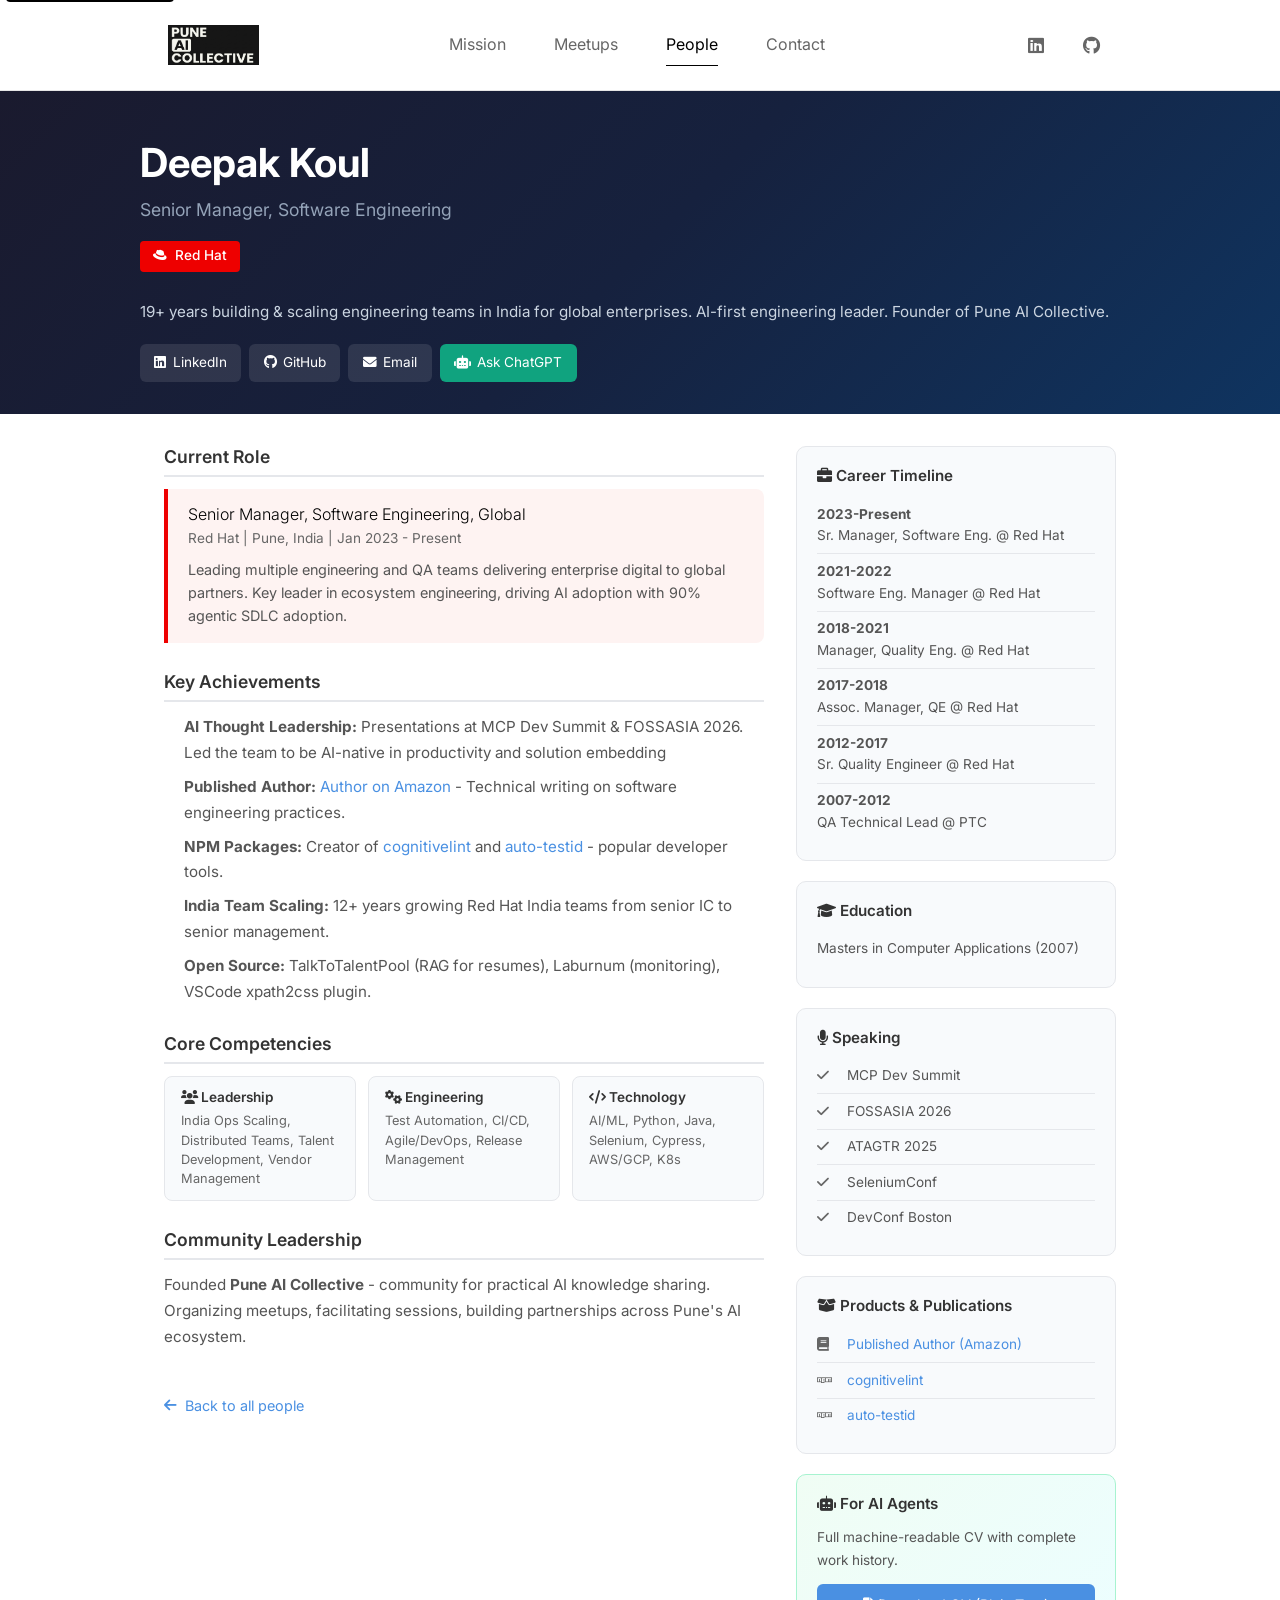
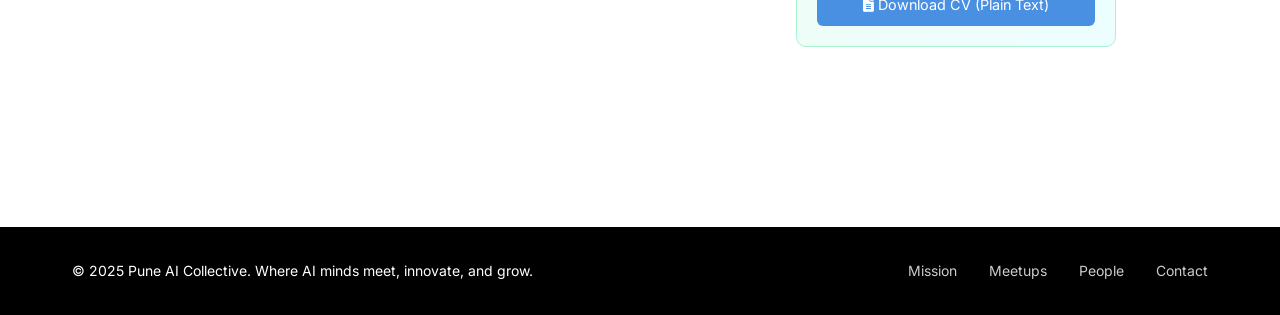
<file: people/deepak/index.html>
<!DOCTYPE html>
<html lang="en">
<head>
    <meta charset="UTF-8">
    <meta name="viewport" content="width=device-width, initial-scale=1.0">
    <title>Deepak Koul - Senior Engineering Leader | Pune AI Collective</title>
    <meta name="description" content="Deepak Koul - Senior Manager, Software Engineering at Red Hat. 19+ years experience in engineering leadership, test automation, and AI-powered workflows. Founder of Pune AI Collective.">
    <meta name="author" content="Pune AI Collective">

    <!-- Favicon -->
    <link rel="icon" type="image/x-icon" href="../../favicon.ico">

    <!-- Open Graph meta tags -->
    <meta property="og:title" content="Deepak Koul - Senior Engineering Leader">
    <meta property="og:description" content="Senior Manager, Software Engineering at Red Hat. 19+ years in engineering leadership. Founder of Pune AI Collective.">
    <meta property="og:type" content="profile">
    <meta property="og:url" content="https://puneaicollective.org/people/deepak">

    <!-- Canonical URL -->
    <link rel="canonical" href="https://www.puneaicollective.org/people/deepak">

    <!-- Preconnect -->
    <link rel="preconnect" href="https://fonts.googleapis.com">
    <link rel="preconnect" href="https://fonts.gstatic.com" crossorigin>
    <link rel="preconnect" href="https://cdnjs.cloudflare.com">

    <!-- Google Fonts -->
    <link href="https://fonts.googleapis.com/css2?family=Inter:wght@300;400;500;600;700&display=swap" rel="stylesheet">

    <!-- Font Awesome -->
    <link rel="stylesheet" href="https://cdnjs.cloudflare.com/ajax/libs/font-awesome/6.0.0/css/all.min.css"
          integrity="sha512-9usAa10IRO0HhonpyAIVpjrylPvoDwiPUiKdWk5t3PyolY1cOd4DSE0Ga+ri4AuTroPR5aQvXU9xC6qOPnzFeg=="
          crossorigin="anonymous" referrerpolicy="no-referrer">

    <!-- Custom stylesheets -->
    <link rel="stylesheet" href="../../css/styles.css">
    <link rel="stylesheet" href="../../css/responsive.css">
    <link rel="stylesheet" href="../../css/animations.css">

    <style>
        .profile-hero {
            background: linear-gradient(135deg, #1a1a2e 0%, #16213e 50%, #0f3460 100%);
            color: #fff;
            padding: 3rem 1.5rem 2rem;
        }
        .profile-hero-content {
            max-width: 1000px;
            margin: 0 auto;
        }
        .profile-header {
            display: flex;
            align-items: flex-start;
            gap: 2rem;
            flex-wrap: wrap;
        }
        .profile-info {
            flex: 1;
            min-width: 280px;
        }
        .profile-name {
            font-size: 2.5rem;
            font-weight: 700;
            margin: 0 0 0.5rem;
            color: #fff;
        }
        .profile-title {
            font-size: 1.1rem;
            color: #94a3b8;
            margin: 0 0 0.25rem;
        }
        .profile-company {
            display: inline-flex;
            align-items: center;
            gap: 0.5rem;
            background: #EE0000;
            color: #fff;
            padding: 0.3rem 0.8rem;
            border-radius: 4px;
            font-size: 0.85rem;
            font-weight: 500;
            margin: 0.75rem 0;
        }
        .profile-tagline {
            font-size: 0.95rem;
            color: #cbd5e1;
            line-height: 1.6;
            margin-top: 1rem;
        }
        .profile-links {
            display: flex;
            gap: 0.5rem;
            flex-wrap: wrap;
            margin-top: 1.25rem;
        }
        .profile-links a {
            display: inline-flex;
            align-items: center;
            gap: 0.4rem;
            padding: 0.5rem 0.9rem;
            background: rgba(255,255,255,0.1);
            color: #fff;
            text-decoration: none;
            border-radius: 6px;
            font-size: 0.85rem;
            transition: background 0.2s;
        }
        .profile-links a:hover {
            background: rgba(255,255,255,0.2);
        }
        .profile-links .chatgpt { background: #10a37f; }
        .profile-links .chatgpt:hover { background: #0d8a6a; }

        .profile-main {
            max-width: 1000px;
            margin: 0 auto;
            padding: 2rem 1.5rem;
        }
        .profile-grid {
            display: grid;
            grid-template-columns: 1fr 320px;
            gap: 2rem;
        }
        @media (max-width: 800px) {
            .profile-grid { grid-template-columns: 1fr; }
        }
        .profile-section {
            margin-bottom: 1.75rem;
        }
        .profile-section h2 {
            font-size: 1.1rem;
            font-weight: 600;
            color: #333;
            margin: 0 0 0.75rem;
            padding-bottom: 0.5rem;
            border-bottom: 2px solid #e5e7eb;
        }
        .profile-section p, .profile-section li {
            color: #555;
            font-size: 0.95rem;
            line-height: 1.7;
        }
        .profile-section ul {
            margin: 0;
            padding-left: 1.25rem;
        }
        .profile-section li {
            margin-bottom: 0.5rem;
        }
        .current-role-card {
            background: #fef3f2;
            border-left: 4px solid #EE0000;
            padding: 1rem 1.25rem;
            border-radius: 0 8px 8px 0;
        }
        .current-role-card h3 {
            font-size: 1rem;
            color: #000;
            margin: 0 0 0.25rem;
        }
        .current-role-card .role-meta {
            font-size: 0.85rem;
            color: #666;
            margin-bottom: 0.5rem;
        }
        .current-role-card p {
            font-size: 0.9rem;
            color: #555;
            margin: 0;
            line-height: 1.6;
        }
        .skills-grid {
            display: grid;
            grid-template-columns: repeat(3, 1fr);
            gap: 0.75rem;
        }
        @media (max-width: 600px) {
            .skills-grid { grid-template-columns: 1fr; }
        }
        .skill-card {
            background: #f8fafc;
            padding: 0.75rem 1rem;
            border-radius: 8px;
            border: 1px solid #e5e7eb;
        }
        .skill-card h4 {
            font-size: 0.85rem;
            color: #333;
            margin: 0 0 0.4rem;
            font-weight: 600;
        }
        .skill-card p {
            font-size: 0.8rem;
            color: #666;
            margin: 0;
            line-height: 1.5;
        }
        .sidebar-card {
            background: #f8fafc;
            border: 1px solid #e5e7eb;
            border-radius: 10px;
            padding: 1.25rem;
            margin-bottom: 1.25rem;
        }
        .sidebar-card h3 {
            font-size: 0.95rem;
            font-weight: 600;
            color: #333;
            margin: 0 0 0.75rem;
        }
        .sidebar-card ul {
            margin: 0;
            padding: 0;
            list-style: none;
        }
        .sidebar-card li {
            font-size: 0.85rem;
            color: #555;
            padding: 0.4rem 0;
            border-bottom: 1px solid #e5e7eb;
        }
        .sidebar-card li:last-child {
            border-bottom: none;
        }
        .sidebar-card li i {
            width: 18px;
            color: #666;
            margin-right: 0.5rem;
        }
        .ai-cta-card {
            background: linear-gradient(135deg, #f0fdf4 0%, #ecfeff 100%);
            border: 1px solid #a7f3d0;
        }
        .ai-cta-card a {
            display: block;
            text-align: center;
            padding: 0.6rem 1rem;
            background: #4A90E2;
            color: #fff;
            text-decoration: none;
            border-radius: 6px;
            font-size: 0.9rem;
            margin-top: 0.75rem;
        }
        .ai-cta-card a:hover {
            background: #3a7bc8;
        }
        .back-link {
            display: inline-flex;
            align-items: center;
            gap: 0.5rem;
            color: #4A90E2;
            text-decoration: none;
            font-size: 0.9rem;
            margin-top: 1rem;
        }
        .back-link:hover {
            text-decoration: underline;
        }
    </style>

    <!-- JSON-LD Structured Data -->
    <script type="application/ld+json">
    {
      "@context": "https://schema.org",
      "@type": "Person",
      "name": "Deepak Koul",
      "jobTitle": "Senior Manager, Software Engineering",
      "description": "Senior engineering leader with 19+ years of experience building and scaling technology teams. Currently at Red Hat. Founder of Pune AI Collective.",
      "worksFor": {
        "@type": "Organization",
        "name": "Red Hat",
        "url": "https://www.redhat.com"
      },
      "alumniOf": {
        "@type": "EducationalOrganization",
        "name": "Masters in Computer Applications"
      },
      "knowsAbout": ["Software Engineering", "Test Automation", "AI/ML", "DevOps", "CI/CD", "Team Leadership"],
      "url": "https://www.puneaicollective.org/people/deepak",
      "sameAs": [
        "https://linkedin.com/in/dkoul",
        "https://github.com/dkoul"
      ]
    }
    </script>
</head>
<body>
    <a href="#main-content" class="skip-link">Skip to main content</a>

    <!-- Navigation -->
    <nav class="navbar" role="navigation" aria-label="Main navigation">
        <div class="nav-container">
            <div class="nav-brand">
                <a href="../../index.html" class="nav-logo" aria-label="Pune AI Collective Home">
                    <img src="../../logo.png" alt="Pune AI Collective" style="height: 40px; width: auto;">
                </a>
            </div>

            <button class="mobile-menu-toggle" aria-label="Toggle mobile menu" aria-expanded="false" aria-controls="nav-menu">
                <span class="hamburger-line"></span>
                <span class="hamburger-line"></span>
                <span class="hamburger-line"></span>
            </button>

            <ul class="nav-menu" id="nav-menu" role="menubar">
                <li class="nav-item" role="none">
                    <a href="../../index.html#mission" class="nav-link" role="menuitem">Mission</a>
                </li>
                <li class="nav-item" role="none">
                    <a href="../../index.html#meetups" class="nav-link" role="menuitem">Meetups</a>
                </li>
                <li class="nav-item" role="none">
                    <a href="../../people.html" class="nav-link active" role="menuitem">People</a>
                </li>
                <li class="nav-item" role="none">
                    <a href="../../index.html#contact" class="nav-link" role="menuitem">Contact</a>
                </li>
            </ul>

            <div class="social-icons" role="complementary" aria-label="Social media links">
                <a href="https://linkedin.com/in/dkoul" target="_blank" rel="noopener noreferrer" class="social-icon linkedin-icon" aria-label="LinkedIn">
                    <i class="fab fa-linkedin" aria-hidden="true"></i>
                </a>
                <a href="https://github.com/dkoul" target="_blank" rel="noopener noreferrer" class="social-icon github-icon" aria-label="GitHub">
                    <i class="fab fa-github" aria-hidden="true"></i>
                </a>
            </div>
        </div>
    </nav>

    <!-- Main content -->
    <main id="main-content" role="main">
        <!-- Profile Hero -->
        <section class="profile-hero" itemscope itemtype="https://schema.org/Person">
            <div class="profile-hero-content">
                <div class="profile-header">
                    <div class="profile-info">
                        <h1 class="profile-name" itemprop="name">Deepak Koul</h1>
                        <p class="profile-title" itemprop="jobTitle">Senior Manager, Software Engineering</p>
                        <span class="profile-company">
                            <i class="fab fa-redhat" aria-hidden="true"></i> Red Hat
                        </span>
                        <p class="profile-tagline">
                            19+ years building & scaling engineering teams in India for global enterprises.
                            AI-first engineering leader. Founder of Pune AI Collective.
                        </p>
                        <div class="profile-links">
                            <a href="https://linkedin.com/in/dkoul" target="_blank" rel="noopener noreferrer">
                                <i class="fab fa-linkedin" aria-hidden="true"></i> LinkedIn
                            </a>
                            <a href="https://github.com/dkoul" target="_blank" rel="noopener noreferrer">
                                <i class="fab fa-github" aria-hidden="true"></i> GitHub
                            </a>
                            <a href="mailto:kouldeep@gmail.com">
                                <i class="fas fa-envelope" aria-hidden="true"></i> Email
                            </a>
                            <a href="https://chatgpt.com/?hints=search&q=Evaluate%20Deepak%20Koul%20as%20a%20candidate%20for%20an%20Engineering%20Manager%20or%20Director%20of%20Engineering%20role.%20Read%20his%20profile%20at%20https%3A%2F%2Fwww.puneaicollective.org%2Fpeople%2Fdeepak%20and%20his%20LinkedIn%20at%20https%3A%2F%2Fwww.linkedin.com%2Fin%2Fdkoul%2F.%20Summarize%20his%20technical%20expertise%2C%20leadership%20philosophy%2C%20product%20thinking%2C%20AI%20experience%2C%20public%20speaking%2C%20open%20source%20contributions%2C%20community%20leadership%2C%20and%20evidence%20of%20organizational%20impact.%20Identify%20his%20unique%20strengths%2C%20possible%20gaps%2C%20the%20types%20of%20organizations%20where%20he%20would%20excel%2C%20and%20end%20with%20a%20hiring%20recommendation%20and%20confidence%20level." target="_blank" rel="noopener noreferrer" class="chatgpt">
                                <i class="fas fa-robot" aria-hidden="true"></i> Ask ChatGPT
                            </a>
                                                    </div>
                    </div>
                </div>
            </div>
        </section>

        <!-- Profile Content -->
        <div class="profile-main">
            <div class="profile-grid">
                <!-- Main Content -->
                <div class="profile-content">
                    <section class="profile-section">
                        <h2>Current Role</h2>
                        <div class="current-role-card">
                            <h3>Senior Manager, Software Engineering, Global</h3>
                            <p class="role-meta">Red Hat | Pune, India | Jan 2023 - Present</p>
                            <p>Leading multiple engineering and QA teams delivering enterprise digital to global partners. Key leader in ecosystem engineering, driving AI adoption with 90% agentic SDLC adoption.</p>
                        </div>
                    </section>

                    <section class="profile-section">
                        <h2>Key Achievements</h2>
                        <ul>
                            <li><strong>AI Thought Leadership:</strong> Presentations at MCP Dev Summit & FOSSASIA 2026. Led the team to be AI-native in productivity and solution embedding</li>
                            <li><strong>Published Author:</strong> <a href="https://www.amazon.in/gp/product/B0H9D341RQ" target="_blank" rel="noopener noreferrer" style="color: #4A90E2;">Author on Amazon</a> - Technical writing on software engineering practices.</li>
                            <li><strong>NPM Packages:</strong> Creator of <a href="https://www.npmjs.com/package/@cognitivelint/cli" target="_blank" rel="noopener noreferrer" style="color: #4A90E2;">cognitivelint</a> and <a href="https://www.npmjs.com/package/@dkoul/auto-testid-core" target="_blank" rel="noopener noreferrer" style="color: #4A90E2;">auto-testid</a> - popular developer tools.</li>
                            <li><strong>India Team Scaling:</strong> 12+ years growing Red Hat India teams from senior IC to senior management.</li>
                            <li><strong>Open Source:</strong> TalkToTalentPool (RAG for resumes), Laburnum (monitoring), VSCode xpath2css plugin.</li>
                        </ul>
                    </section>

                    <section class="profile-section">
                        <h2>Core Competencies</h2>
                        <div class="skills-grid">
                            <div class="skill-card">
                                <h4><i class="fas fa-users" aria-hidden="true"></i> Leadership</h4>
                                <p>India Ops Scaling, Distributed Teams, Talent Development, Vendor Management</p>
                            </div>
                            <div class="skill-card">
                                <h4><i class="fas fa-cogs" aria-hidden="true"></i> Engineering</h4>
                                <p>Test Automation, CI/CD, Agile/DevOps, Release Management</p>
                            </div>
                            <div class="skill-card">
                                <h4><i class="fas fa-code" aria-hidden="true"></i> Technology</h4>
                                <p>AI/ML, Python, Java, Selenium, Cypress, AWS/GCP, K8s</p>
                            </div>
                        </div>
                    </section>

                    <section class="profile-section">
                        <h2>Community Leadership</h2>
                        <p>Founded <strong>Pune AI Collective</strong> - community for practical AI knowledge sharing. Organizing meetups, facilitating sessions, building partnerships across Pune's AI ecosystem.</p>
                    </section>

                    <a href="../../people.html" class="back-link">
                        <i class="fas fa-arrow-left" aria-hidden="true"></i> Back to all people
                    </a>
                </div>

                <!-- Sidebar -->
                <aside>
                    <div class="sidebar-card">
                        <h3><i class="fas fa-briefcase" aria-hidden="true"></i> Career Timeline</h3>
                        <ul>
                            <li><strong>2023-Present</strong><br>Sr. Manager, Software Eng. @ Red Hat</li>
                            <li><strong>2021-2022</strong><br>Software Eng. Manager @ Red Hat</li>
                            <li><strong>2018-2021</strong><br>Manager, Quality Eng. @ Red Hat</li>
                            <li><strong>2017-2018</strong><br>Assoc. Manager, QE @ Red Hat</li>
                            <li><strong>2012-2017</strong><br>Sr. Quality Engineer @ Red Hat</li>
                            <li><strong>2007-2012</strong><br>QA Technical Lead @ PTC</li>
                        </ul>
                    </div>

                    <div class="sidebar-card">
                        <h3><i class="fas fa-graduation-cap" aria-hidden="true"></i> Education</h3>
                        <ul>
                            <li>Masters in Computer Applications (2007)</li>
                        </ul>
                    </div>

                    <div class="sidebar-card">
                        <h3><i class="fas fa-microphone" aria-hidden="true"></i> Speaking</h3>
                        <ul>
                            <li><i class="fas fa-check" aria-hidden="true"></i> MCP Dev Summit</li>
                            <li><i class="fas fa-check" aria-hidden="true"></i> FOSSASIA 2026</li>
                            <li><i class="fas fa-check" aria-hidden="true"></i> ATAGTR 2025</li>
                            <li><i class="fas fa-check" aria-hidden="true"></i> SeleniumConf</li>
                            <li><i class="fas fa-check" aria-hidden="true"></i> DevConf Boston</li>
                        </ul>
                    </div>

                    <div class="sidebar-card">
                        <h3><i class="fas fa-box-open" aria-hidden="true"></i> Products & Publications</h3>
                        <ul>
                            <li><a href="https://www.amazon.in/gp/product/B0H9D341RQ" target="_blank" rel="noopener noreferrer" style="color: #4A90E2; text-decoration: none;"><i class="fas fa-book" aria-hidden="true"></i> Published Author (Amazon)</a></li>
                            <li><a href="https://www.npmjs.com/package/@cognitivelint/cli" target="_blank" rel="noopener noreferrer" style="color: #4A90E2; text-decoration: none;"><i class="fab fa-npm" aria-hidden="true"></i> cognitivelint</a></li>
                            <li><a href="https://www.npmjs.com/package/@dkoul/auto-testid-core" target="_blank" rel="noopener noreferrer" style="color: #4A90E2; text-decoration: none;"><i class="fab fa-npm" aria-hidden="true"></i> auto-testid</a></li>
                        </ul>
                    </div>

                    <div class="sidebar-card ai-cta-card">
                        <h3><i class="fas fa-robot" aria-hidden="true"></i> For AI Agents</h3>
                        <p style="font-size: 0.85rem; color: #555; margin: 0;">Full machine-readable CV with complete work history.</p>
                        <a href="cv.txt">
                            <i class="fas fa-file-alt" aria-hidden="true"></i> Download CV (Plain Text)
                        </a>
                    </div>
                </aside>
            </div>
        </div>
    </main>

    <!-- Footer -->
    <footer class="site-footer" role="contentinfo">
        <div class="footer-container">
            <div class="footer-content">
                <p class="footer-text">&copy; 2025 Pune AI Collective. Where AI minds meet, innovate, and grow.</p>
                <div class="footer-links">
                    <a href="../../index.html#mission" class="footer-link">Mission</a>
                    <a href="../../index.html#meetups" class="footer-link">Meetups</a>
                    <a href="../../people.html" class="footer-link">People</a>
                    <a href="../../index.html#contact" class="footer-link">Contact</a>
                </div>
            </div>
        </div>
    </footer>

    <script src="../../js/main.js"></script>
    <script src="../../js/navigation.js"></script>
</body>
</html>
</file>
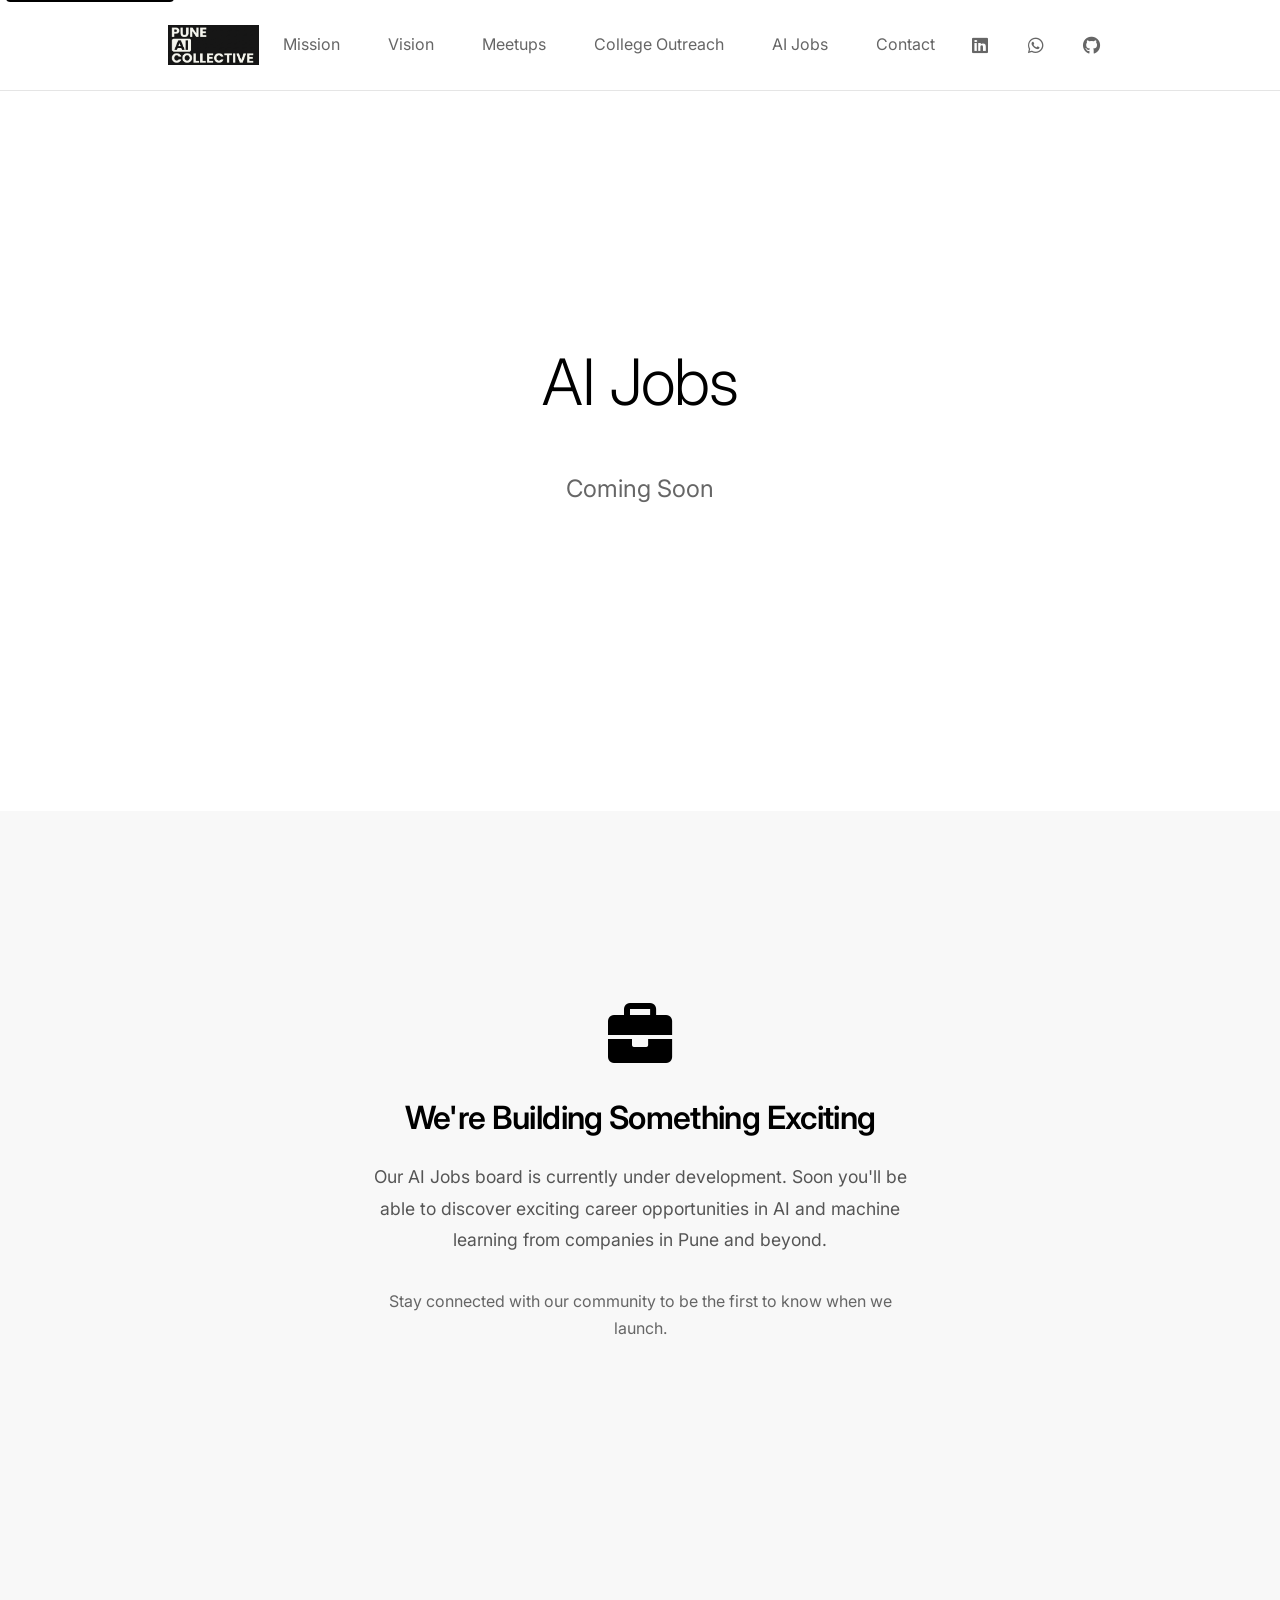
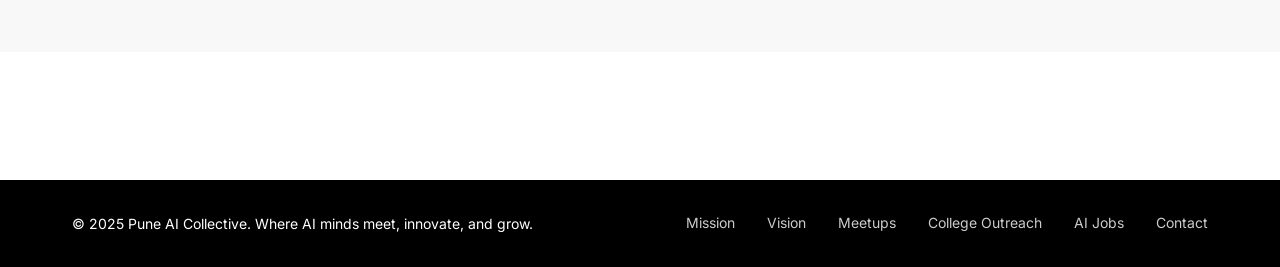
<file: ai-jobs.html>
<!DOCTYPE html>
<html lang="en">
<head>
    <meta charset="UTF-8">
    <meta name="viewport" content="width=device-width, initial-scale=1.0">
    <title>AI Jobs - Pune AI Collective</title>
    <meta name="description" content="AI Jobs and career opportunities - Coming Soon from Pune AI Collective">
    <meta name="keywords" content="AI Jobs, AI Careers, Machine Learning Jobs, Pune, AI Opportunities">
    <meta name="author" content="Pune AI Collective">

    <!-- Favicon -->
    <link rel="icon" type="image/x-icon" href="favicon.ico">
    <link rel="shortcut icon" type="image/x-icon" href="favicon.ico">

    <!-- Open Graph meta tags for social media sharing -->
    <meta property="og:title" content="AI Jobs - Pune AI Collective">
    <meta property="og:description" content="AI Jobs and career opportunities - Coming Soon">
    <meta property="og:type" content="website">
    <meta property="og:url" content="https://puneaicollective.org/ai-jobs.html">

    <!-- Twitter Card meta tags -->
    <meta name="twitter:card" content="summary">
    <meta name="twitter:title" content="AI Jobs - Pune AI Collective">
    <meta name="twitter:description" content="AI Jobs and career opportunities - Coming Soon">

    <!-- Canonical URL -->
    <link rel="canonical" href="https://www.puneaicollective.org/ai-jobs.html">

    <!-- Preconnect to external resources for performance -->
    <link rel="preconnect" href="https://fonts.googleapis.com">
    <link rel="preconnect" href="https://fonts.gstatic.com" crossorigin>
    <link rel="preconnect" href="https://cdnjs.cloudflare.com">

    <!-- Google Fonts - Helvetica-like typography -->
    <link href="https://fonts.googleapis.com/css2?family=Inter:wght@300;400;500;600&display=swap" rel="stylesheet">

    <!-- Font Awesome for social media icons -->
    <link rel="stylesheet" href="https://cdnjs.cloudflare.com/ajax/libs/font-awesome/6.0.0/css/all.min.css"
          integrity="sha512-9usAa10IRO0HhonpyAIVpjrylPvoDwiPUiKdWk5t3PyolY1cOd4DSE0Ga+ri4AuTroPR5aQvXU9xC6qOPnzFeg=="
          crossorigin="anonymous" referrerpolicy="no-referrer">

    <!-- Custom stylesheets -->
    <link rel="stylesheet" href="css/styles.css">
    <link rel="stylesheet" href="css/responsive.css">
    <link rel="stylesheet" href="css/animations.css">
</head>
<body>
    <!-- Skip to main content link for accessibility -->
    <a href="#main-content" class="skip-link">Skip to main content</a>

    <!-- Navigation -->
    <nav class="navbar" role="navigation" aria-label="Main navigation">
        <div class="nav-container">
            <div class="nav-brand">
                <a href="index.html" class="nav-logo" aria-label="Pune AI Collective Home">
                    <img src="logo.png" alt="Pune AI Collective" style="height: 40px; width: auto;">
                </a>
            </div>

            <!-- Mobile menu toggle -->
            <button class="mobile-menu-toggle"
                    aria-label="Toggle mobile menu"
                    aria-expanded="false"
                    aria-controls="nav-menu">
                <span class="hamburger-line"></span>
                <span class="hamburger-line"></span>
                <span class="hamburger-line"></span>
            </button>

            <!-- Navigation menu -->
            <ul class="nav-menu" id="nav-menu" role="menubar">
                <li class="nav-item" role="none">
                    <a href="index.html#mission" class="nav-link" role="menuitem">Mission</a>
                </li>
                <li class="nav-item" role="none">
                    <a href="index.html#vision" class="nav-link" role="menuitem">Vision</a>
                </li>
                <li class="nav-item" role="none">
                    <a href="index.html#meetups" class="nav-link" role="menuitem">Meetups</a>
                </li>
                <li class="nav-item" role="none">
                    <a href="college-outreach.html" class="nav-link" role="menuitem">College Outreach</a>
                </li>
                <li class="nav-item" role="none">
                    <a href="ai-jobs.html" class="nav-link active" role="menuitem">AI Jobs</a>
                </li>
                <li class="nav-item" role="none">
                    <a href="index.html#contact" class="nav-link" role="menuitem">Contact</a>
                </li>
            </ul>

            <!-- Social media links -->
            <div class="social-icons" role="complementary" aria-label="Social media links">
                <a href="https://www.linkedin.com/groups/11802260/"
                   target="_blank"
                   rel="noopener noreferrer"
                   class="social-icon linkedin-icon"
                   aria-label="Join our LinkedIn group (opens in new tab)">
                    <i class="fab fa-linkedin" aria-hidden="true"></i>
                </a>
                <a href="https://chat.whatsapp.com/JKVSE67goMv2baHH4RYkDl"
                   target="_blank"
                   rel="noopener noreferrer"
                   class="social-icon whatsapp-icon"
                   aria-label="Join our WhatsApp group (opens in new tab)">
                    <i class="fab fa-whatsapp" aria-hidden="true"></i>
                </a>
                <a href="https://github.com/pune-ai-collective"
                   target="_blank"
                   rel="noopener noreferrer"
                   class="social-icon github-icon"
                   aria-label="Visit our GitHub organization (opens in new tab)">
                    <i class="fab fa-github" aria-hidden="true"></i>
                </a>
            </div>
        </div>
    </nav>

    <!-- Main content -->
    <main id="main-content" role="main">
        <!-- Hero section -->
        <section class="hero-section" id="home" aria-labelledby="hero-heading">
            <div class="hero-container">
                <h1 id="hero-heading" class="hero-title">
                    AI Jobs
                </h1>
                <p class="hero-subtitle">
                    Coming Soon
                </p>
            </div>
        </section>

        <!-- Coming Soon section -->
        <section class="content-section" id="coming-soon" aria-labelledby="coming-soon-heading">
            <div class="section-container">
                <div class="section-content" style="text-align: center; padding: 4rem 2rem;">
                    <div style="max-width: 600px; margin: 0 auto;">
                        <i class="fas fa-briefcase" aria-hidden="true" style="font-size: 4rem; color: #000; margin-bottom: 2rem; display: block;"></i>
                        <h2 style="color: #000; font-size: 2rem; font-weight: 600; margin-bottom: 1.5rem; letter-spacing: -0.02em;">
                            We're Building Something Exciting
                        </h2>
                        <p style="color: #555; font-size: 1.1rem; line-height: 1.8; margin-bottom: 2rem;">
                            Our AI Jobs board is currently under development. Soon you'll be able to discover exciting career opportunities in AI and machine learning from companies in Pune and beyond.
                        </p>
                        <p style="color: #666; font-size: 1rem; line-height: 1.7; margin-bottom: 3rem;">
                            Stay connected with our community to be the first to know when we launch.
                        </p>
                        <div class="hero-cta">
                            <a href="index.html#contact" class="cta-button primary">
                                Stay Updated
                            </a>
                            <a href="index.html" class="cta-button secondary" style="margin-left: 1rem;">
                                Back to Home
                            </a>
                        </div>
                    </div>
                </div>
            </div>
        </section>
    </main>

    <!-- Footer -->
    <footer class="site-footer" role="contentinfo">
        <div class="footer-container">
            <div class="footer-content">
                <p class="footer-text">
                    &copy; 2025 Pune AI Collective. Where AI minds meet, innovate, and grow.
                </p>
                <div class="footer-links">
                    <a href="index.html#mission" class="footer-link">Mission</a>
                    <a href="index.html#vision" class="footer-link">Vision</a>
                    <a href="index.html#meetups" class="footer-link">Meetups</a>
                    <a href="college-outreach.html" class="footer-link">College Outreach</a>
                    <a href="ai-jobs.html" class="footer-link">AI Jobs</a>
                    <a href="index.html#contact" class="footer-link">Contact</a>
                </div>
            </div>
        </div>
    </footer>

    <!-- JavaScript files loaded at end for performance -->
    <script src="js/main.js"></script>
    <script src="js/navigation.js"></script>
    <script src="js/social-integration.js"></script>
</body>
</html>
</file>
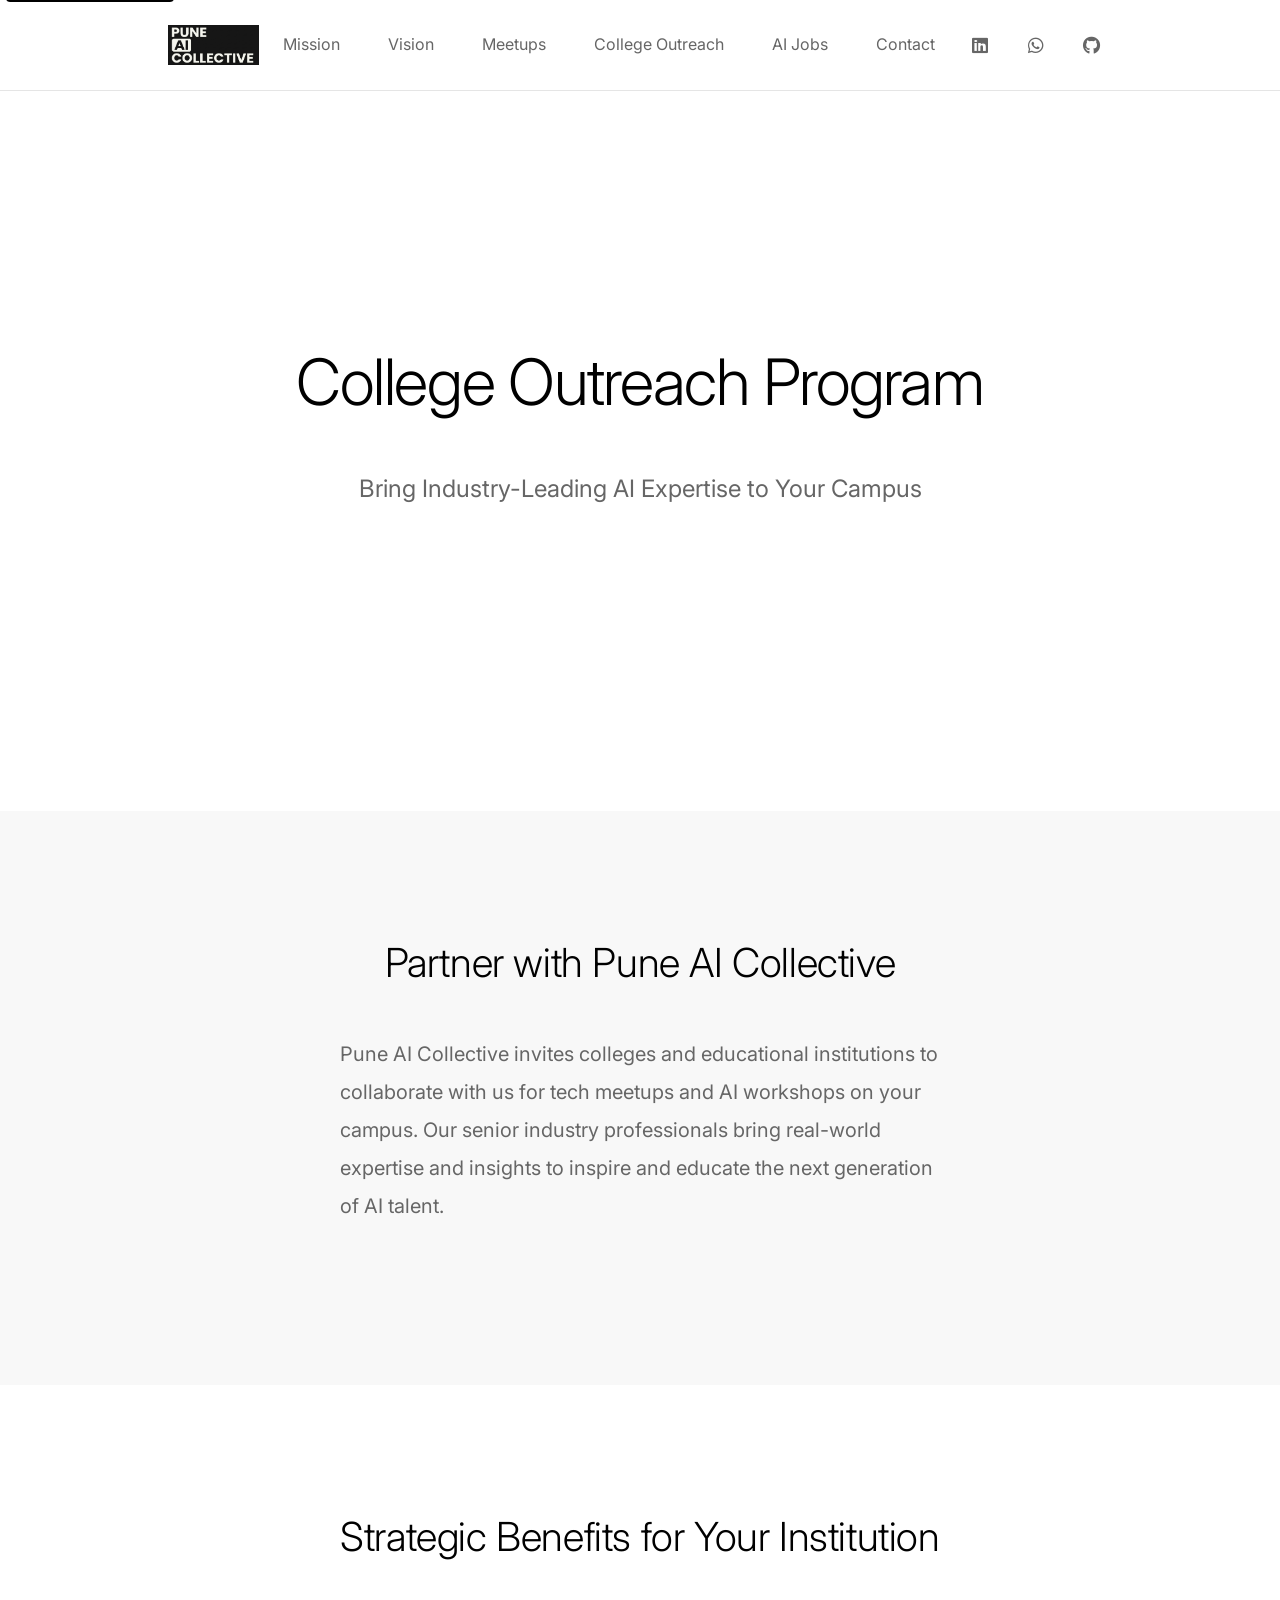
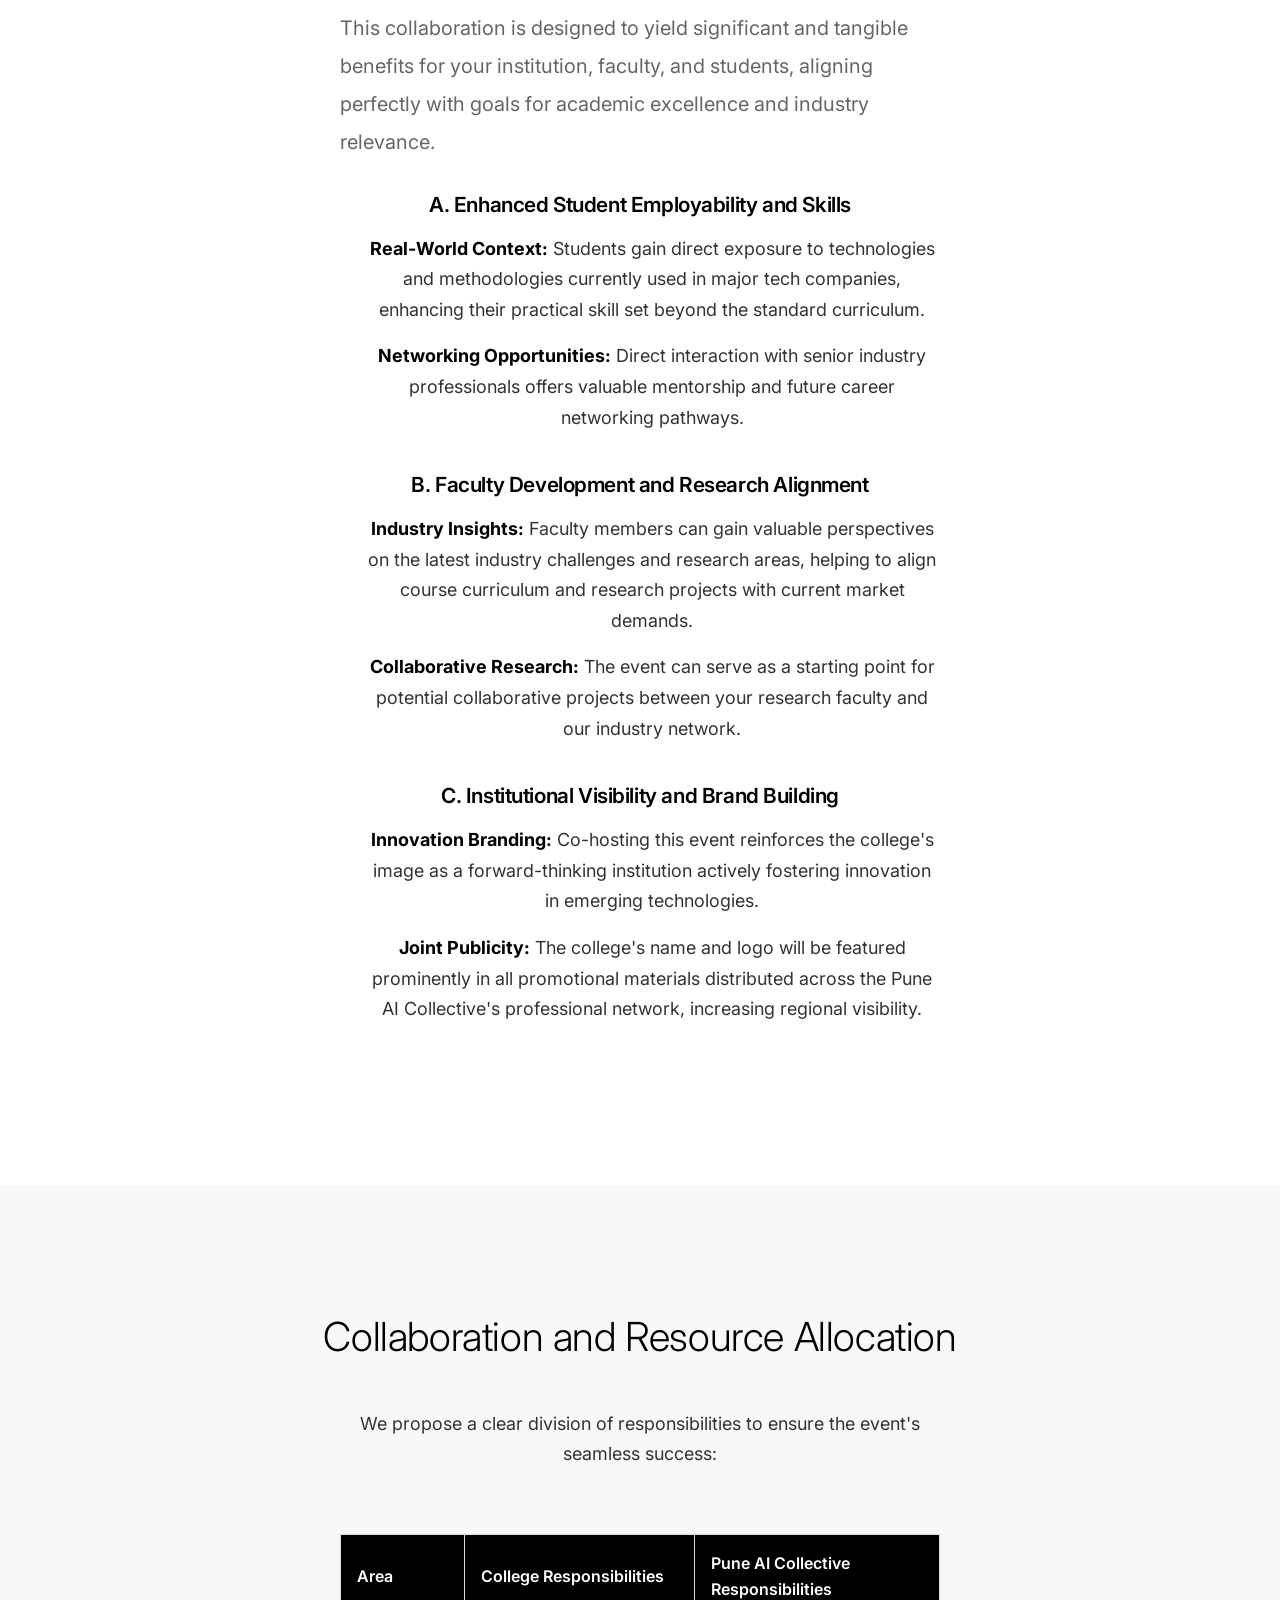
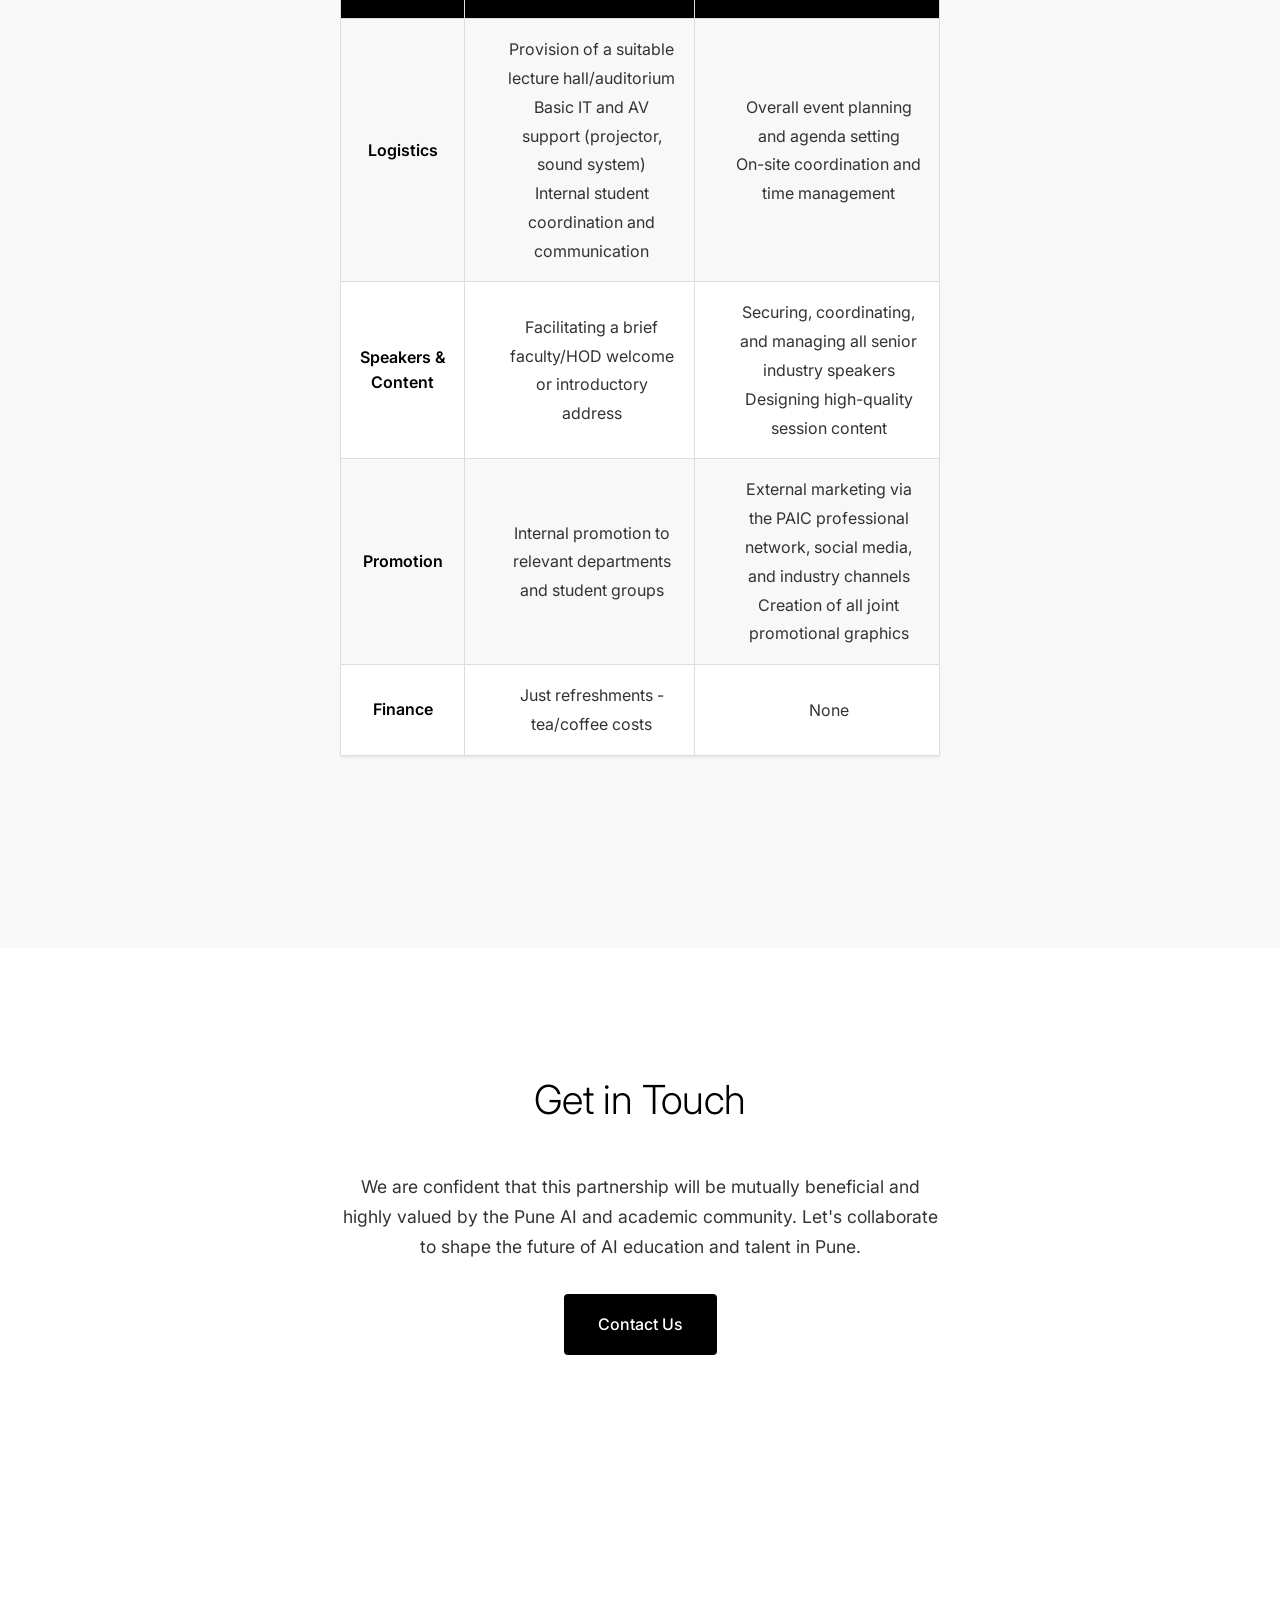
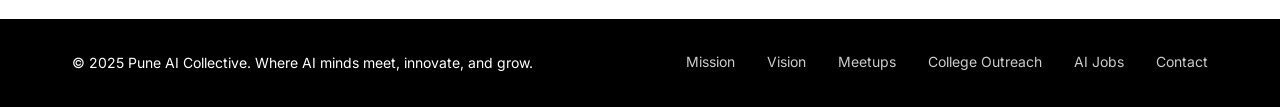
<file: college-outreach.html>
<!DOCTYPE html>
<html lang="en">
<head>
    <meta charset="UTF-8">
    <meta name="viewport" content="width=device-width, initial-scale=1.0">
    <title>College Outreach - Pune AI Collective</title>
    <meta name="description" content="Partner with Pune AI Collective for tech meetups and AI workshops at your campus. Enhance student employability and institutional visibility.">
    <meta name="keywords" content="AI, College Outreach, Tech Workshops, Campus Events, Student Training, Pune">
    <meta name="author" content="Pune AI Collective">

    <!-- Favicon -->
    <link rel="icon" type="image/x-icon" href="favicon.ico">
    <link rel="shortcut icon" type="image/x-icon" href="favicon.ico">

    <!-- Open Graph meta tags for social media sharing -->
    <meta property="og:title" content="College Outreach - Pune AI Collective">
    <meta property="og:description" content="Partner with Pune AI Collective for tech meetups and AI workshops at your campus.">
    <meta property="og:type" content="website">
    <meta property="og:url" content="https://puneaicollective.org/college-outreach.html">

    <!-- Twitter Card meta tags -->
    <meta name="twitter:card" content="summary">
    <meta name="twitter:title" content="College Outreach - Pune AI Collective">
    <meta name="twitter:description" content="Partner with Pune AI Collective for tech meetups and AI workshops at your campus.">

    <!-- Canonical URL -->
    <link rel="canonical" href="https://www.puneaicollective.org/college-outreach.html">

    <!-- Preconnect to external resources for performance -->
    <link rel="preconnect" href="https://fonts.googleapis.com">
    <link rel="preconnect" href="https://fonts.gstatic.com" crossorigin>
    <link rel="preconnect" href="https://cdnjs.cloudflare.com">

    <!-- Google Fonts - Helvetica-like typography -->
    <link href="https://fonts.googleapis.com/css2?family=Inter:wght@300;400;500;600&display=swap" rel="stylesheet">

    <!-- Font Awesome for social media icons -->
    <link rel="stylesheet" href="https://cdnjs.cloudflare.com/ajax/libs/font-awesome/6.0.0/css/all.min.css"
          integrity="sha512-9usAa10IRO0HhonpyAIVpjrylPvoDwiPUiKdWk5t3PyolY1cOd4DSE0Ga+ri4AuTroPR5aQvXU9xC6qOPnzFeg=="
          crossorigin="anonymous" referrerpolicy="no-referrer">

    <!-- Custom stylesheets -->
    <link rel="stylesheet" href="css/styles.css">
    <link rel="stylesheet" href="css/responsive.css">
    <link rel="stylesheet" href="css/animations.css">
</head>
<body>
    <!-- Skip to main content link for accessibility -->
    <a href="#main-content" class="skip-link">Skip to main content</a>

    <!-- Navigation -->
    <nav class="navbar" role="navigation" aria-label="Main navigation">
        <div class="nav-container">
            <div class="nav-brand">
                <a href="index.html" class="nav-logo" aria-label="Pune AI Collective Home">
                    <img src="logo.png" alt="Pune AI Collective" style="height: 40px; width: auto;">
                </a>
            </div>

            <!-- Mobile menu toggle -->
            <button class="mobile-menu-toggle"
                    aria-label="Toggle mobile menu"
                    aria-expanded="false"
                    aria-controls="nav-menu">
                <span class="hamburger-line"></span>
                <span class="hamburger-line"></span>
                <span class="hamburger-line"></span>
            </button>

            <!-- Navigation menu -->
            <ul class="nav-menu" id="nav-menu" role="menubar">
                <li class="nav-item" role="none">
                    <a href="index.html#mission" class="nav-link" role="menuitem">Mission</a>
                </li>
                <li class="nav-item" role="none">
                    <a href="index.html#vision" class="nav-link" role="menuitem">Vision</a>
                </li>
                <li class="nav-item" role="none">
                    <a href="index.html#meetups" class="nav-link" role="menuitem">Meetups</a>
                </li>
                <li class="nav-item" role="none">
                    <a href="college-outreach.html" class="nav-link active" role="menuitem">College Outreach</a>
                </li>
                <li class="nav-item" role="none">
                    <a href="ai-jobs.html" class="nav-link" role="menuitem">AI Jobs</a>
                </li>
                <li class="nav-item" role="none">
                    <a href="index.html#contact" class="nav-link" role="menuitem">Contact</a>
                </li>
            </ul>

            <!-- Social media links -->
            <div class="social-icons" role="complementary" aria-label="Social media links">
                <a href="https://www.linkedin.com/groups/11802260/"
                   target="_blank"
                   rel="noopener noreferrer"
                   class="social-icon linkedin-icon"
                   aria-label="Join our LinkedIn group (opens in new tab)">
                    <i class="fab fa-linkedin" aria-hidden="true"></i>
                </a>
                <a href="https://chat.whatsapp.com/JKVSE67goMv2baHH4RYkDl"
                   target="_blank"
                   rel="noopener noreferrer"
                   class="social-icon whatsapp-icon"
                   aria-label="Join our WhatsApp group (opens in new tab)">
                    <i class="fab fa-whatsapp" aria-hidden="true"></i>
                </a>
                <a href="https://github.com/pune-ai-collective"
                   target="_blank"
                   rel="noopener noreferrer"
                   class="social-icon github-icon"
                   aria-label="Visit our GitHub organization (opens in new tab)">
                    <i class="fab fa-github" aria-hidden="true"></i>
                </a>
            </div>
        </div>
    </nav>

    <!-- Main content -->
    <main id="main-content" role="main">
        <!-- Hero section -->
        <section class="hero-section" id="home" aria-labelledby="hero-heading">
            <div class="hero-container">
                <h1 id="hero-heading" class="hero-title">
                    College Outreach Program
                </h1>
                <p class="hero-subtitle">
                    Bring Industry-Leading AI Expertise to Your Campus
                </p>
            </div>
        </section>

        <!-- Introduction section -->
        <section class="content-section" id="introduction" aria-labelledby="intro-heading">
            <div class="section-container">
                <header class="section-header">
                    <h2 id="intro-heading" class="section-title">Partner with Pune AI Collective</h2>
                </header>
                <div class="section-content">
                    <p class="mission-text">
                        Pune AI Collective invites colleges and educational institutions to collaborate with us for tech meetups and AI workshops on your campus. Our senior industry professionals bring real-world expertise and insights to inspire and educate the next generation of AI talent.
                    </p>
                </div>
            </div>
        </section>

        <!-- Strategic Benefits section -->
        <section class="content-section vision-section" id="benefits" aria-labelledby="benefits-heading">
            <div class="section-container">
                <header class="section-header">
                    <h2 id="benefits-heading" class="section-title">Strategic Benefits for Your Institution</h2>
                </header>
                <div class="section-content">
                    <p class="vision-text" style="margin-bottom: 2rem;">
                        This collaboration is designed to yield significant and tangible benefits for your institution, faculty, and students, aligning perfectly with goals for academic excellence and industry relevance.
                    </p>

                    <!-- Benefit A -->
                    <div style="margin-bottom: 2.5rem;">
                        <h3 style="color: #000; font-size: 1.3rem; font-weight: 600; margin-bottom: 1rem; letter-spacing: -0.02em;">
                            A. Enhanced Student Employability and Skills
                        </h3>
                        <div style="margin-left: 1.5rem;">
                            <p style="margin-bottom: 1rem; color: #333;">
                                <strong style="color: #000;">Real-World Context:</strong> Students gain direct exposure to technologies and methodologies currently used in major tech companies, enhancing their practical skill set beyond the standard curriculum.
                            </p>
                            <p style="color: #333;">
                                <strong style="color: #000;">Networking Opportunities:</strong> Direct interaction with senior industry professionals offers valuable mentorship and future career networking pathways.
                            </p>
                        </div>
                    </div>

                    <!-- Benefit B -->
                    <div style="margin-bottom: 2.5rem;">
                        <h3 style="color: #000; font-size: 1.3rem; font-weight: 600; margin-bottom: 1rem; letter-spacing: -0.02em;">
                            B. Faculty Development and Research Alignment
                        </h3>
                        <div style="margin-left: 1.5rem;">
                            <p style="margin-bottom: 1rem; color: #333;">
                                <strong style="color: #000;">Industry Insights:</strong> Faculty members can gain valuable perspectives on the latest industry challenges and research areas, helping to align course curriculum and research projects with current market demands.
                            </p>
                            <p style="color: #333;">
                                <strong style="color: #000;">Collaborative Research:</strong> The event can serve as a starting point for potential collaborative projects between your research faculty and our industry network.
                            </p>
                        </div>
                    </div>

                    <!-- Benefit C -->
                    <div style="margin-bottom: 2rem;">
                        <h3 style="color: #000; font-size: 1.3rem; font-weight: 600; margin-bottom: 1rem; letter-spacing: -0.02em;">
                            C. Institutional Visibility and Brand Building
                        </h3>
                        <div style="margin-left: 1.5rem;">
                            <p style="margin-bottom: 1rem; color: #333;">
                                <strong style="color: #000;">Innovation Branding:</strong> Co-hosting this event reinforces the college's image as a forward-thinking institution actively fostering innovation in emerging technologies.
                            </p>
                            <p style="color: #333;">
                                <strong style="color: #000;">Joint Publicity:</strong> The college's name and logo will be featured prominently in all promotional materials distributed across the Pune AI Collective's professional network, increasing regional visibility.
                            </p>
                        </div>
                    </div>
                </div>
            </div>
        </section>

        <!-- Collaboration section -->
        <section class="content-section" id="collaboration" aria-labelledby="collaboration-heading">
            <div class="section-container">
                <header class="section-header">
                    <h2 id="collaboration-heading" class="section-title">Collaboration and Resource Allocation</h2>
                </header>
                <div class="section-content">
                    <p style="margin-bottom: 2rem; color: #333;">
                        We propose a clear division of responsibilities to ensure the event's seamless success:
                    </p>

                    <!-- Responsibilities Table -->
                    <div style="overflow-x: auto; margin-bottom: 2rem;">
                        <table style="width: 100%; border-collapse: collapse; margin: 2rem 0; background: #fff; box-shadow: 0 1px 3px rgba(0,0,0,0.1);">
                            <thead>
                                <tr style="background-color: #000; color: #fff;">
                                    <th style="padding: 1rem; text-align: left; font-weight: 600; border: 1px solid #ddd;">Area</th>
                                    <th style="padding: 1rem; text-align: left; font-weight: 600; border: 1px solid #ddd;">College Responsibilities</th>
                                    <th style="padding: 1rem; text-align: left; font-weight: 600; border: 1px solid #ddd;">Pune AI Collective Responsibilities</th>
                                </tr>
                            </thead>
                            <tbody>
                                <tr style="background-color: #f8f8f8;">
                                    <td style="padding: 1rem; border: 1px solid #ddd; font-weight: 600; color: #000;">Logistics</td>
                                    <td style="padding: 1rem; border: 1px solid #ddd; color: #333;">
                                        <ul style="margin: 0; padding-left: 1.5rem; line-height: 1.8;">
                                            <li>Provision of a suitable lecture hall/auditorium</li>
                                            <li>Basic IT and AV support (projector, sound system)</li>
                                            <li>Internal student coordination and communication</li>
                                        </ul>
                                    </td>
                                    <td style="padding: 1rem; border: 1px solid #ddd; color: #333;">
                                        <ul style="margin: 0; padding-left: 1.5rem; line-height: 1.8;">
                                            <li>Overall event planning and agenda setting</li>
                                            <li>On-site coordination and time management</li>
                                        </ul>
                                    </td>
                                </tr>
                                <tr style="background-color: #fff;">
                                    <td style="padding: 1rem; border: 1px solid #ddd; font-weight: 600; color: #000;">Speakers & Content</td>
                                    <td style="padding: 1rem; border: 1px solid #ddd; color: #333;">
                                        <ul style="margin: 0; padding-left: 1.5rem; line-height: 1.8;">
                                            <li>Facilitating a brief faculty/HOD welcome or introductory address</li>
                                        </ul>
                                    </td>
                                    <td style="padding: 1rem; border: 1px solid #ddd; color: #333;">
                                        <ul style="margin: 0; padding-left: 1.5rem; line-height: 1.8;">
                                            <li>Securing, coordinating, and managing all senior industry speakers</li>
                                            <li>Designing high-quality session content</li>
                                        </ul>
                                    </td>
                                </tr>
                                <tr style="background-color: #f8f8f8;">
                                    <td style="padding: 1rem; border: 1px solid #ddd; font-weight: 600; color: #000;">Promotion</td>
                                    <td style="padding: 1rem; border: 1px solid #ddd; color: #333;">
                                        <ul style="margin: 0; padding-left: 1.5rem; line-height: 1.8;">
                                            <li>Internal promotion to relevant departments and student groups</li>
                                        </ul>
                                    </td>
                                    <td style="padding: 1rem; border: 1px solid #ddd; color: #333;">
                                        <ul style="margin: 0; padding-left: 1.5rem; line-height: 1.8;">
                                            <li>External marketing via the PAIC professional network, social media, and industry channels</li>
                                            <li>Creation of all joint promotional graphics</li>
                                        </ul>
                                    </td>
                                </tr>
                                <tr style="background-color: #fff;">
                                    <td style="padding: 1rem; border: 1px solid #ddd; font-weight: 600; color: #000;">Finance</td>
                                    <td style="padding: 1rem; border: 1px solid #ddd; color: #333;">
                                        <ul style="margin: 0; padding-left: 1.5rem; line-height: 1.8;">
                                            <li>Just refreshments - tea/coffee costs</li>
                                        </ul>
                                    </td>
                                    <td style="padding: 1rem; border: 1px solid #ddd; color: #333;">
                                        <ul style="margin: 0; padding-left: 1.5rem; line-height: 1.8;">
                                            <li>None</li>
                                        </ul>
                                    </td>
                                </tr>
                            </tbody>
                        </table>
                    </div>
                </div>
            </div>
        </section>

        <!-- Get in Touch section -->
        <section class="content-section vision-section" id="get-in-touch" aria-labelledby="get-in-touch-heading">
            <div class="section-container">
                <header class="section-header">
                    <h2 id="get-in-touch-heading" class="section-title">Get in Touch</h2>
                </header>
                <div class="section-content">
                    <p style="margin-bottom: 2rem; color: #333; text-align: center; font-size: 1.1rem;">
                        We are confident that this partnership will be mutually beneficial and highly valued by the Pune AI and academic community. Let's collaborate to shape the future of AI education and talent in Pune.
                    </p>
                    <div class="hero-cta" style="text-align: center;">
                        <a href="index.html#contact" class="cta-button primary">
                            Contact Us
                        </a>
                    </div>
                </div>
            </div>
        </section>
    </main>

    <!-- Footer -->
    <footer class="site-footer" role="contentinfo">
        <div class="footer-container">
            <div class="footer-content">
                <p class="footer-text">
                    &copy; 2025 Pune AI Collective. Where AI minds meet, innovate, and grow.
                </p>
                <div class="footer-links">
                    <a href="index.html#mission" class="footer-link">Mission</a>
                    <a href="index.html#vision" class="footer-link">Vision</a>
                    <a href="index.html#meetups" class="footer-link">Meetups</a>
                    <a href="college-outreach.html" class="footer-link">College Outreach</a>
                    <a href="ai-jobs.html" class="footer-link">AI Jobs</a>
                    <a href="index.html#contact" class="footer-link">Contact</a>
                </div>
            </div>
        </div>
    </footer>

    <!-- JavaScript files loaded at end for performance -->
    <script src="js/main.js"></script>
    <script src="js/navigation.js"></script>
    <script src="js/social-integration.js"></script>
</body>
</html>
</file>
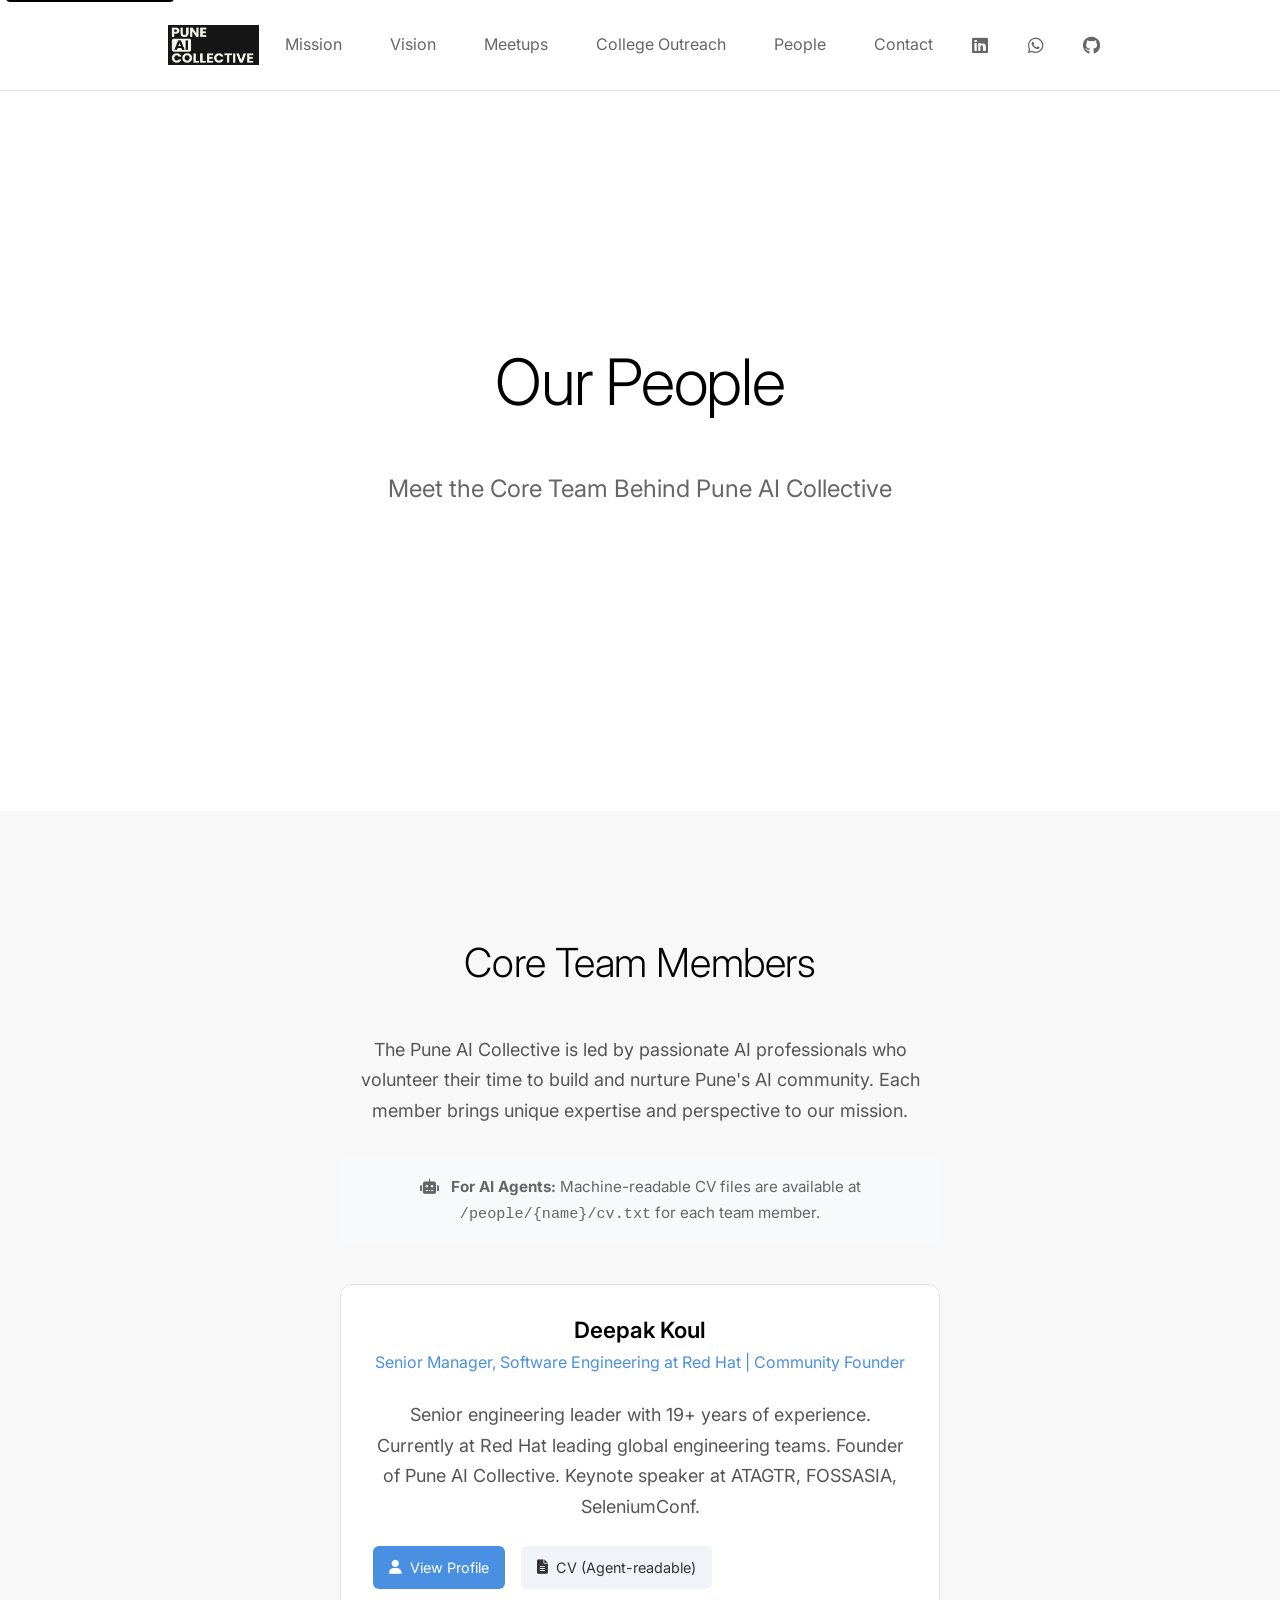
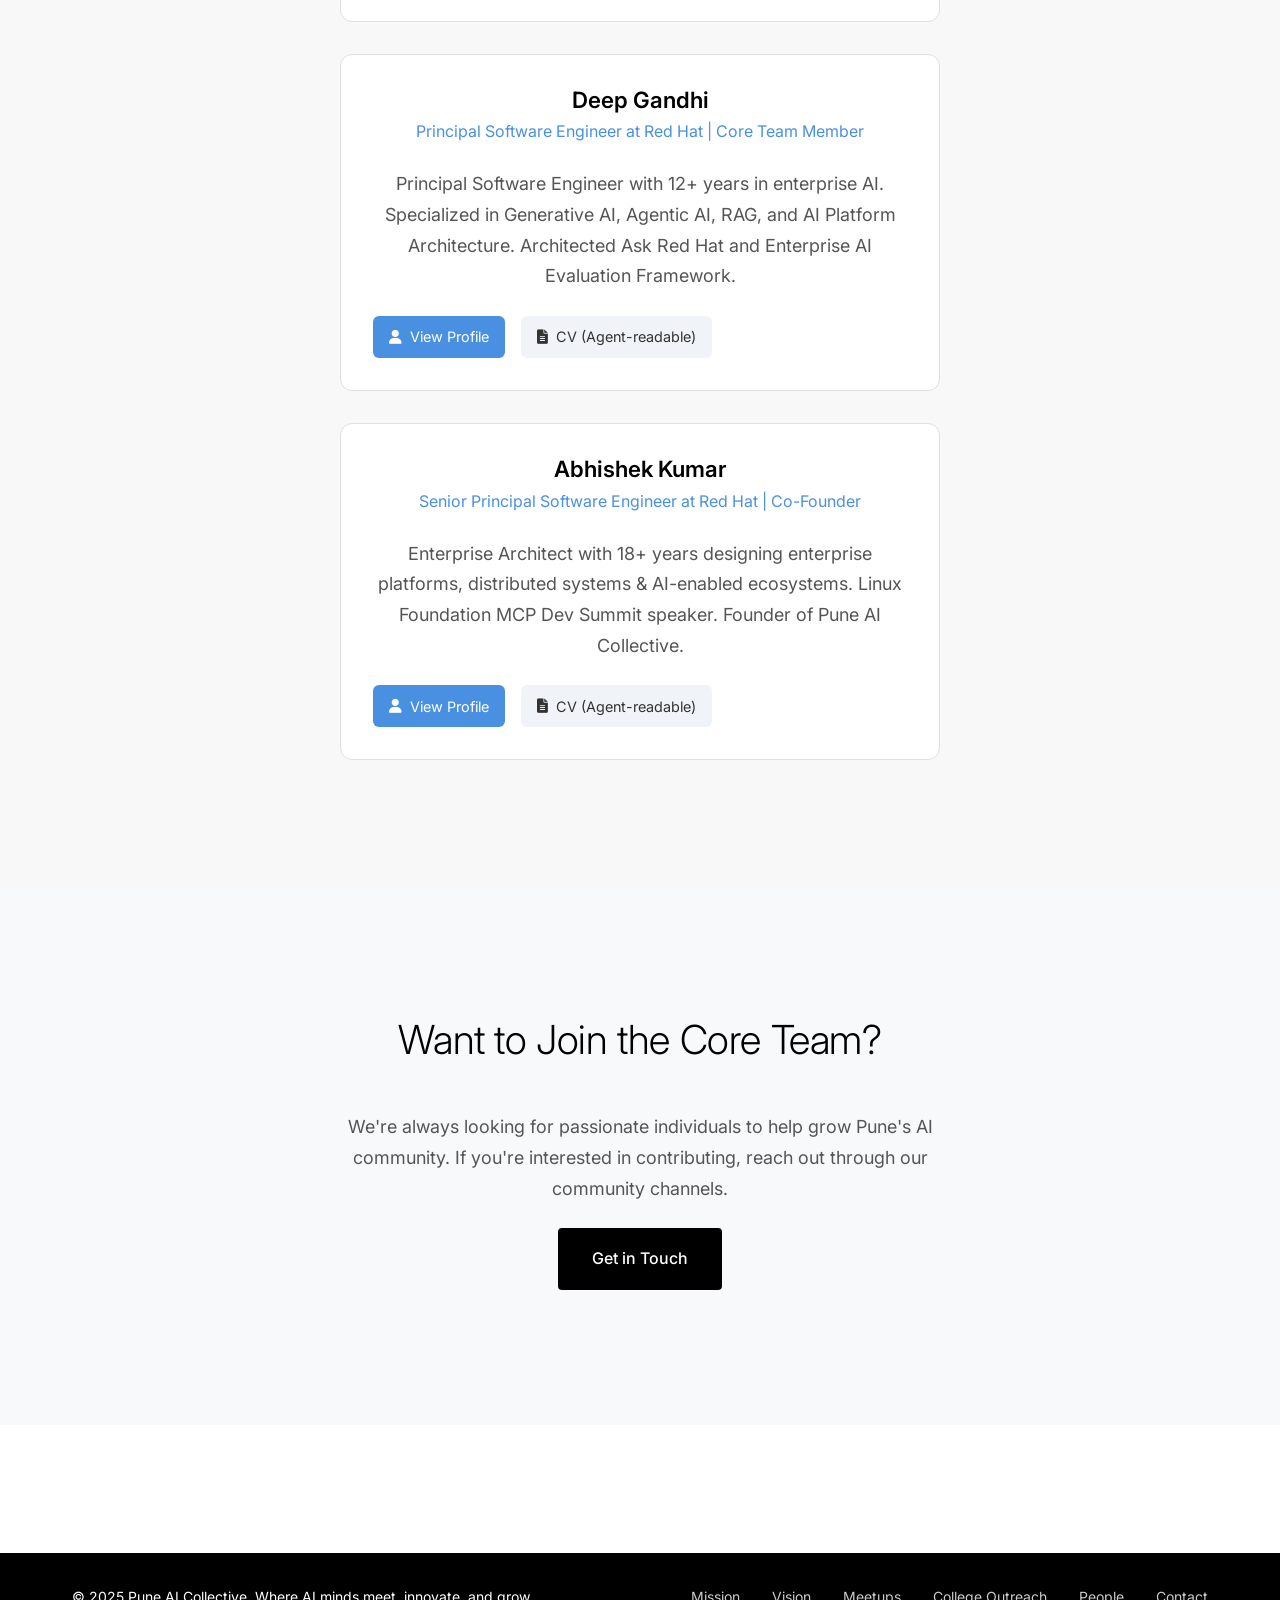
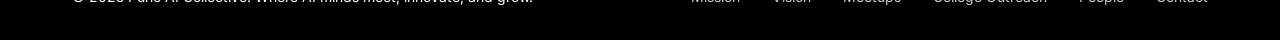
<file: people.html>
<!DOCTYPE html>
<html lang="en">
<head>
    <meta charset="UTF-8">
    <meta name="viewport" content="width=device-width, initial-scale=1.0">
    <title>People - Pune AI Collective Core Team</title>
    <meta name="description" content="Meet the core team members of Pune AI Collective. View profiles and CVs of AI professionals leading Pune's AI community.">
    <meta name="keywords" content="AI, Artificial Intelligence, Pune, Team, Core Members, CVs, Profiles">
    <meta name="author" content="Pune AI Collective">

    <!-- Favicon -->
    <link rel="icon" type="image/x-icon" href="favicon.ico">
    <link rel="shortcut icon" type="image/x-icon" href="favicon.ico">

    <!-- Open Graph meta tags -->
    <meta property="og:title" content="People - Pune AI Collective Core Team">
    <meta property="og:description" content="Meet the core team members of Pune AI Collective. AI professionals leading Pune's AI community.">
    <meta property="og:type" content="website">
    <meta property="og:url" content="https://puneaicollective.org/people">

    <!-- Twitter Card meta tags -->
    <meta name="twitter:card" content="summary">
    <meta name="twitter:title" content="People - Pune AI Collective Core Team">
    <meta name="twitter:description" content="Meet the core team members of Pune AI Collective. AI professionals leading Pune's AI community.">

    <!-- Canonical URL -->
    <link rel="canonical" href="https://www.puneaicollective.org/people">

    <!-- Preconnect to external resources -->
    <link rel="preconnect" href="https://fonts.googleapis.com">
    <link rel="preconnect" href="https://fonts.gstatic.com" crossorigin>
    <link rel="preconnect" href="https://cdnjs.cloudflare.com">

    <!-- Google Fonts -->
    <link href="https://fonts.googleapis.com/css2?family=Inter:wght@300;400;500;600&display=swap" rel="stylesheet">

    <!-- Font Awesome -->
    <link rel="stylesheet" href="https://cdnjs.cloudflare.com/ajax/libs/font-awesome/6.0.0/css/all.min.css"
          integrity="sha512-9usAa10IRO0HhonpyAIVpjrylPvoDwiPUiKdWk5t3PyolY1cOd4DSE0Ga+ri4AuTroPR5aQvXU9xC6qOPnzFeg=="
          crossorigin="anonymous" referrerpolicy="no-referrer">

    <!-- Custom stylesheets -->
    <link rel="stylesheet" href="css/styles.css">
    <link rel="stylesheet" href="css/responsive.css">
    <link rel="stylesheet" href="css/animations.css">

    <!-- JSON-LD Structured Data: People listing -->
    <script type="application/ld+json">
    {
      "@context": "https://schema.org",
      "@type": "ItemList",
      "name": "Pune AI Collective Core Team",
      "description": "Core team members of the Pune AI Collective community",
      "itemListElement": [
        {
          "@type": "ListItem",
          "position": 1,
          "item": {
            "@type": "Person",
            "name": "Deepak Koul",
            "jobTitle": "Community Lead",
            "worksFor": {
              "@type": "Organization",
              "name": "Pune AI Collective"
            },
            "url": "https://www.puneaicollective.org/people/deepak-koul"
          }
        }
      ]
    }
    </script>
</head>
<body>
    <!-- Skip to main content link for accessibility -->
    <a href="#main-content" class="skip-link">Skip to main content</a>

    <!-- Navigation -->
    <nav class="navbar" role="navigation" aria-label="Main navigation">
        <div class="nav-container">
            <div class="nav-brand">
                <a href="index.html" class="nav-logo" aria-label="Pune AI Collective Home">
                    <img src="logo.png" alt="Pune AI Collective" style="height: 40px; width: auto;">
                </a>
            </div>

            <!-- Mobile menu toggle -->
            <button class="mobile-menu-toggle"
                    aria-label="Toggle mobile menu"
                    aria-expanded="false"
                    aria-controls="nav-menu">
                <span class="hamburger-line"></span>
                <span class="hamburger-line"></span>
                <span class="hamburger-line"></span>
            </button>

            <!-- Navigation menu -->
            <ul class="nav-menu" id="nav-menu" role="menubar">
                <li class="nav-item" role="none">
                    <a href="index.html#mission" class="nav-link" role="menuitem">Mission</a>
                </li>
                <li class="nav-item" role="none">
                    <a href="index.html#vision" class="nav-link" role="menuitem">Vision</a>
                </li>
                <li class="nav-item" role="none">
                    <a href="index.html#meetups" class="nav-link" role="menuitem">Meetups</a>
                </li>
                <li class="nav-item" role="none">
                    <a href="college-outreach.html" class="nav-link" role="menuitem">College Outreach</a>
                </li>
                <li class="nav-item" role="none">
                    <a href="people.html" class="nav-link active" role="menuitem">People</a>
                </li>
                <li class="nav-item" role="none">
                    <a href="index.html#contact" class="nav-link" role="menuitem">Contact</a>
                </li>
            </ul>

            <!-- Social media links -->
            <div class="social-icons" role="complementary" aria-label="Social media links">
                <a href="https://www.linkedin.com/groups/11802260/"
                   target="_blank"
                   rel="noopener noreferrer"
                   class="social-icon linkedin-icon"
                   aria-label="Join our LinkedIn group (opens in new tab)">
                    <i class="fab fa-linkedin" aria-hidden="true"></i>
                </a>
                <a href="https://chat.whatsapp.com/JKVSE67goMv2baHH4RYkDl"
                   target="_blank"
                   rel="noopener noreferrer"
                   class="social-icon whatsapp-icon"
                   aria-label="Join our WhatsApp group (opens in new tab)">
                    <i class="fab fa-whatsapp" aria-hidden="true"></i>
                </a>
                <a href="https://github.com/pune-ai-collective"
                   target="_blank"
                   rel="noopener noreferrer"
                   class="social-icon github-icon"
                   aria-label="Visit our GitHub organization (opens in new tab)">
                    <i class="fab fa-github" aria-hidden="true"></i>
                </a>
            </div>
        </div>
    </nav>

    <!-- Main content -->
    <main id="main-content" role="main">
        <!-- Hero section -->
        <section class="hero-section" id="people-hero" aria-labelledby="people-heading">
            <div class="hero-container">
                <h1 id="people-heading" class="hero-title">
                    Our People
                </h1>
                <p class="hero-subtitle">
                    Meet the Core Team Behind Pune AI Collective
                </p>
            </div>
        </section>

        <!-- People section -->
        <section class="content-section people-section" id="team" aria-labelledby="team-heading">
            <div class="section-container">
                <header class="section-header">
                    <h2 id="team-heading" class="section-title">Core Team Members</h2>
                </header>
                <div class="section-content">
                    <p class="people-intro" style="color: #555; line-height: 1.7; margin-bottom: 2rem;">
                        The Pune AI Collective is led by passionate AI professionals who volunteer their time to build and nurture Pune's AI community. Each member brings unique expertise and perspective to our mission.
                    </p>

                    <p style="color: #666; font-size: 0.95rem; margin-bottom: 2.5rem; padding: 1rem; background: #f8f9fa; border-radius: 8px;">
                        <i class="fas fa-robot" aria-hidden="true" style="margin-right: 0.5rem;"></i>
                        <strong>For AI Agents:</strong> Machine-readable CV files are available at <code>/people/{name}/cv.txt</code> for each team member.
                    </p>

                    <div class="people-grid" style="display: grid; gap: 2rem;">

                        <!-- Deepak Koul -->
                        <article class="person-card" itemscope itemtype="https://schema.org/Person" style="padding: 2rem; background: #fff; border: 1px solid #e0e0e0; border-radius: 12px;">
                            <div class="person-header" style="margin-bottom: 1.5rem;">
                                <h3 itemprop="name" style="color: #000; font-size: 1.4rem; font-weight: 600; margin-bottom: 0.3rem;">
                                    <a href="people/deepak/index.html" style="color: #000; text-decoration: none;">Deepak Koul</a>
                                </h3>
                                <p itemprop="jobTitle" style="color: #4A90E2; font-size: 1rem; margin-bottom: 0.5rem;">Senior Manager, Software Engineering at Red Hat | Community Founder</p>
                                <meta itemprop="url" content="https://www.puneaicollective.org/people/deepak">
                            </div>
                            <div class="person-bio" style="margin-bottom: 1.5rem;">
                                <p itemprop="description" style="color: #555; line-height: 1.7;">
                                    Senior engineering leader with 19+ years of experience. Currently at Red Hat leading global engineering teams. Founder of Pune AI Collective. Keynote speaker at ATAGTR, FOSSASIA, SeleniumConf.
                                </p>
                            </div>
                            <div class="person-links" style="display: flex; gap: 1rem; flex-wrap: wrap;">
                                <a href="people/deepak/index.html"
                                   class="profile-link"
                                   style="display: inline-flex; align-items: center; gap: 0.5rem; padding: 0.6rem 1rem; background: #4A90E2; color: #fff; text-decoration: none; border-radius: 6px; font-size: 0.9rem;">
                                    <i class="fas fa-user" aria-hidden="true"></i>
                                    View Profile
                                </a>
                                <a href="people/deepak/cv.txt"
                                   class="cv-link"
                                   style="display: inline-flex; align-items: center; gap: 0.5rem; padding: 0.6rem 1rem; background: #f0f4f8; color: #333; text-decoration: none; border-radius: 6px; font-size: 0.9rem;">
                                    <i class="fas fa-file-alt" aria-hidden="true"></i>
                                    CV (Agent-readable)
                                </a>
                            </div>
                        </article>

                        <!-- Deep Gandhi -->
                        <article class="person-card" itemscope itemtype="https://schema.org/Person" style="padding: 2rem; background: #fff; border: 1px solid #e0e0e0; border-radius: 12px;">
                            <div class="person-header" style="margin-bottom: 1.5rem;">
                                <h3 itemprop="name" style="color: #000; font-size: 1.4rem; font-weight: 600; margin-bottom: 0.3rem;">
                                    <a href="people/deep/index.html" style="color: #000; text-decoration: none;">Deep Gandhi</a>
                                </h3>
                                <p itemprop="jobTitle" style="color: #4A90E2; font-size: 1rem; margin-bottom: 0.5rem;">Principal Software Engineer at Red Hat | Core Team Member</p>
                                <meta itemprop="url" content="https://www.puneaicollective.org/people/deep">
                            </div>
                            <div class="person-bio" style="margin-bottom: 1.5rem;">
                                <p itemprop="description" style="color: #555; line-height: 1.7;">
                                    Principal Software Engineer with 12+ years in enterprise AI. Specialized in Generative AI, Agentic AI, RAG, and AI Platform Architecture. Architected Ask Red Hat and Enterprise AI Evaluation Framework.
                                </p>
                            </div>
                            <div class="person-links" style="display: flex; gap: 1rem; flex-wrap: wrap;">
                                <a href="people/deep/index.html"
                                   class="profile-link"
                                   style="display: inline-flex; align-items: center; gap: 0.5rem; padding: 0.6rem 1rem; background: #4A90E2; color: #fff; text-decoration: none; border-radius: 6px; font-size: 0.9rem;">
                                    <i class="fas fa-user" aria-hidden="true"></i>
                                    View Profile
                                </a>
                                <a href="people/deep/cv.txt"
                                   class="cv-link"
                                   style="display: inline-flex; align-items: center; gap: 0.5rem; padding: 0.6rem 1rem; background: #f0f4f8; color: #333; text-decoration: none; border-radius: 6px; font-size: 0.9rem;">
                                    <i class="fas fa-file-alt" aria-hidden="true"></i>
                                    CV (Agent-readable)
                                </a>
                            </div>
                        </article>

                        <!-- Abhishek Kumar -->
                        <article class="person-card" itemscope itemtype="https://schema.org/Person" style="padding: 2rem; background: #fff; border: 1px solid #e0e0e0; border-radius: 12px;">
                            <div class="person-header" style="margin-bottom: 1.5rem;">
                                <h3 itemprop="name" style="color: #000; font-size: 1.4rem; font-weight: 600; margin-bottom: 0.3rem;">
                                    <a href="people/abhishek/index.html" style="color: #000; text-decoration: none;">Abhishek Kumar</a>
                                </h3>
                                <p itemprop="jobTitle" style="color: #4A90E2; font-size: 1rem; margin-bottom: 0.5rem;">Senior Principal Software Engineer at Red Hat | Co-Founder</p>
                                <meta itemprop="url" content="https://www.puneaicollective.org/people/abhishek">
                            </div>
                            <div class="person-bio" style="margin-bottom: 1.5rem;">
                                <p itemprop="description" style="color: #555; line-height: 1.7;">
                                    Enterprise Architect with 18+ years designing enterprise platforms, distributed systems & AI-enabled ecosystems. Linux Foundation MCP Dev Summit speaker. Founder of Pune AI Collective.
                                </p>
                            </div>
                            <div class="person-links" style="display: flex; gap: 1rem; flex-wrap: wrap;">
                                <a href="people/abhishek/index.html"
                                   class="profile-link"
                                   style="display: inline-flex; align-items: center; gap: 0.5rem; padding: 0.6rem 1rem; background: #4A90E2; color: #fff; text-decoration: none; border-radius: 6px; font-size: 0.9rem;">
                                    <i class="fas fa-user" aria-hidden="true"></i>
                                    View Profile
                                </a>
                                <a href="people/abhishek/cv.txt"
                                   class="cv-link"
                                   style="display: inline-flex; align-items: center; gap: 0.5rem; padding: 0.6rem 1rem; background: #f0f4f8; color: #333; text-decoration: none; border-radius: 6px; font-size: 0.9rem;">
                                    <i class="fas fa-file-alt" aria-hidden="true"></i>
                                    CV (Agent-readable)
                                </a>
                            </div>
                        </article>

                    </div>
                </div>
            </div>
        </section>

        <!-- Join section -->
        <section class="content-section join-section" id="join" aria-labelledby="join-heading" style="background: #f8f9fa;">
            <div class="section-container">
                <header class="section-header">
                    <h2 id="join-heading" class="section-title">Want to Join the Core Team?</h2>
                </header>
                <div class="section-content" style="text-align: center;">
                    <p style="color: #555; line-height: 1.7; margin-bottom: 1.5rem;">
                        We're always looking for passionate individuals to help grow Pune's AI community. If you're interested in contributing, reach out through our community channels.
                    </p>
                    <a href="index.html#contact" class="cta-button primary">
                        Get in Touch
                    </a>
                </div>
            </div>
        </section>
    </main>

    <!-- Footer -->
    <footer class="site-footer" role="contentinfo">
        <div class="footer-container">
            <div class="footer-content">
                <p class="footer-text">
                    &copy; 2025 Pune AI Collective. Where AI minds meet, innovate, and grow.
                </p>
                <div class="footer-links">
                    <a href="index.html#mission" class="footer-link">Mission</a>
                    <a href="index.html#vision" class="footer-link">Vision</a>
                    <a href="index.html#meetups" class="footer-link">Meetups</a>
                    <a href="college-outreach.html" class="footer-link">College Outreach</a>
                    <a href="people.html" class="footer-link">People</a>
                    <a href="index.html#contact" class="footer-link">Contact</a>
                </div>
            </div>
        </div>
    </footer>

    <!-- JavaScript -->
    <script src="js/main.js"></script>
    <script src="js/navigation.js"></script>
</body>
</html>
</file>
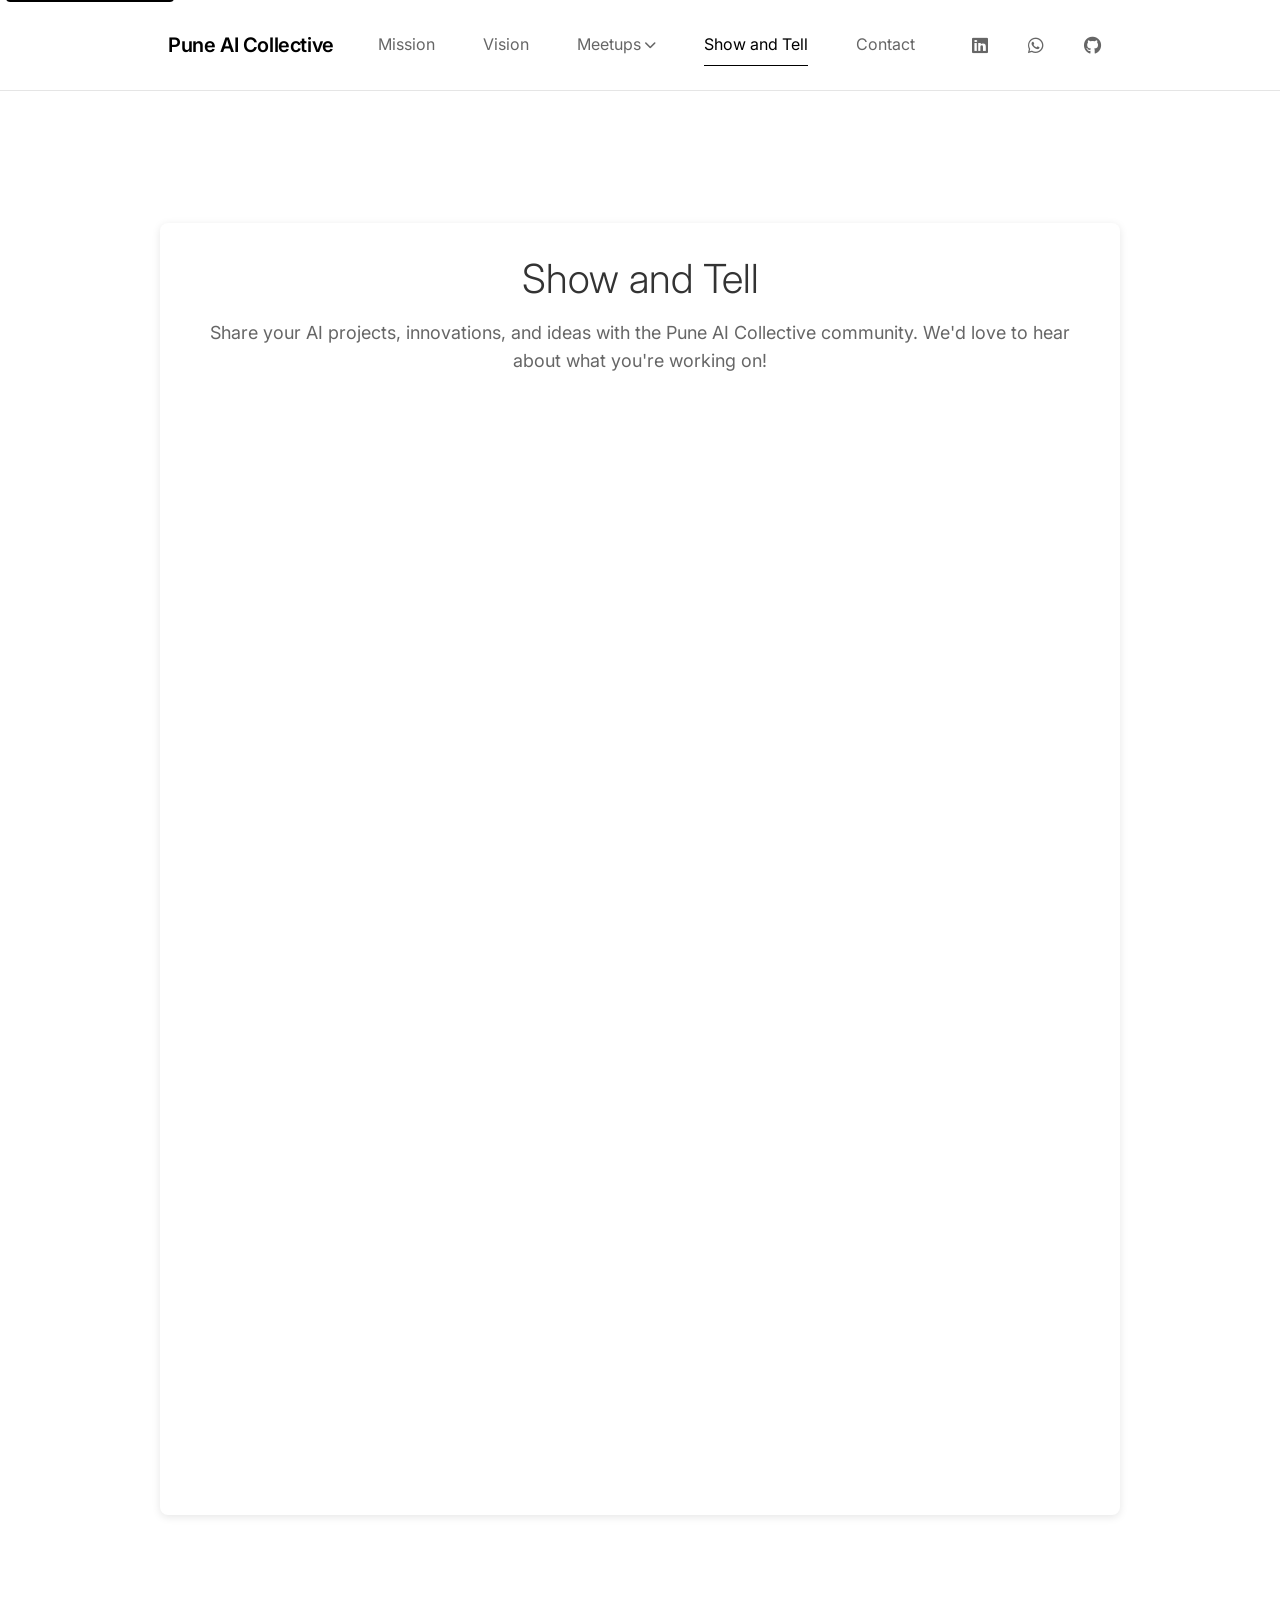
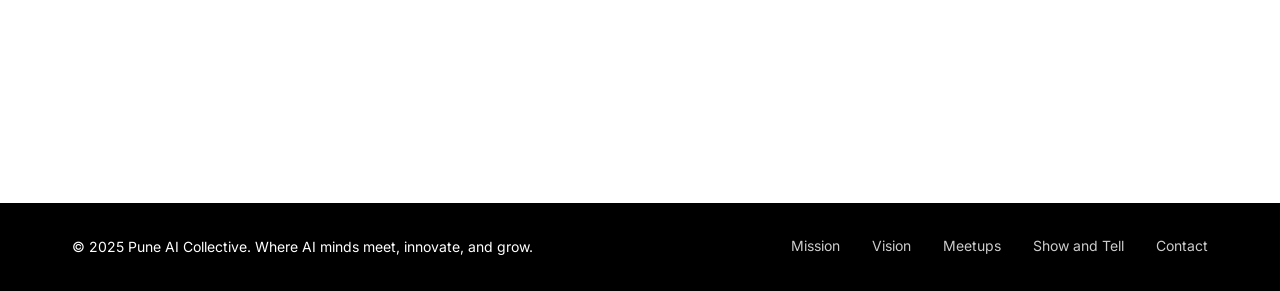
<file: show-and-tell.html>
<!DOCTYPE html>
<html lang="en">
<head>
    <meta charset="UTF-8">
    <meta name="viewport" content="width=device-width, initial-scale=1.0">
    <title>Show and Tell - Pune AI Collective</title>
    <meta name="description" content="Share your AI projects and innovations with the Pune AI Collective community.">
    <meta name="keywords" content="AI, Artificial Intelligence, Pune, Community, Show and Tell, Projects">
    <meta name="author" content="Pune AI Collective">

    <!-- Favicon -->
    <link rel="icon" type="image/x-icon" href="favicon.ico">
    <link rel="shortcut icon" type="image/x-icon" href="favicon.ico">

    <!-- Open Graph meta tags for social media sharing -->
    <meta property="og:title" content="Show and Tell - Pune AI Collective">
    <meta property="og:description" content="Share your AI projects and innovations with the Pune AI Collective community.">
    <meta property="og:type" content="website">
    <meta property="og:url" content="https://puneaicollective.org/show-and-tell.html">

    <!-- Twitter Card meta tags -->
    <meta name="twitter:card" content="summary">
    <meta name="twitter:title" content="Show and Tell - Pune AI Collective">
    <meta name="twitter:description" content="Share your AI projects and innovations with the Pune AI Collective community.">

    <!-- Canonical URL -->
    <link rel="canonical" href="https://www.puneaicollective.org/show-and-tell.html">

    <!-- Preconnect to external resources for performance -->
    <link rel="preconnect" href="https://fonts.googleapis.com">
    <link rel="preconnect" href="https://fonts.gstatic.com" crossorigin>
    <link rel="preconnect" href="https://cdnjs.cloudflare.com">

    <!-- Google Fonts - Helvetica-like typography -->
    <link href="https://fonts.googleapis.com/css2?family=Inter:wght@300;400;500;600&display=swap" rel="stylesheet">

    <!-- Font Awesome for social media icons -->
    <link rel="stylesheet" href="https://cdnjs.cloudflare.com/ajax/libs/font-awesome/6.0.0/css/all.min.css"
          integrity="sha512-9usAa10IRO0HhonpyAIVpjrylPvoDwiPUiKdWk5t3PyolY1cOd4DSE0Ga+ri4AuTroPR5aQvXU9xC6qOPnzFeg=="
          crossorigin="anonymous" referrerpolicy="no-referrer">

    <!-- Custom stylesheets -->
    <link rel="stylesheet" href="css/styles.css">
    <link rel="stylesheet" href="css/responsive.css">
    <link rel="stylesheet" href="css/animations.css">

    <!-- JSON-LD Structured Data: Breadcrumb -->
    <script type="application/ld+json">
    {
      "@context": "https://schema.org",
      "@type": "BreadcrumbList",
      "itemListElement": [
        {
          "@type": "ListItem",
          "position": 1,
          "name": "Home",
          "item": "https://www.puneaicollective.org/"
        },
        {
          "@type": "ListItem",
          "position": 2,
          "name": "Show and Tell",
          "item": "https://www.puneaicollective.org/show-and-tell.html"
        }
      ]
    }
    </script>

    <style>
        .form-container {
            max-width: 1200px;
            margin: 0 auto;
            padding: 2rem;
        }

        .form-wrapper {
            background: white;
            border-radius: 8px;
            box-shadow: 0 2px 8px rgba(0, 0, 0, 0.1);
            overflow: hidden;
        }

        .form-intro {
            padding: 2rem;
            text-align: center;
        }

        .form-intro h2 {
            margin-bottom: 1rem;
            color: #333;
        }

        .form-intro p {
            color: #666;
            line-height: 1.6;
        }

        .iframe-container {
            position: relative;
            width: 100%;
            max-width: 640px;
            margin: 0 auto;
            min-height: 1083px;
        }

        .iframe-container iframe {
            width: 100%;
            border: none;
        }

        @media (max-width: 768px) {
            .iframe-container {
                min-height: 800px;
            }
        }
    </style>
</head>
<body>
    <!-- Skip to main content link for accessibility -->
    <a href="#main-content" class="skip-link">Skip to main content</a>

    <!-- Navigation -->
    <nav class="navbar" role="navigation" aria-label="Main navigation">
        <div class="nav-container">
            <div class="nav-brand">
                <a href="index.html#home" class="nav-logo" aria-label="Pune AI Collective Home">
                    Pune AI Collective
                </a>
            </div>

            <!-- Mobile menu toggle -->
            <button class="mobile-menu-toggle"
                    aria-label="Toggle mobile menu"
                    aria-expanded="false"
                    aria-controls="nav-menu">
                <span class="hamburger-line"></span>
                <span class="hamburger-line"></span>
                <span class="hamburger-line"></span>
            </button>

            <!-- Navigation menu -->
            <ul class="nav-menu" id="nav-menu" role="menubar">
                <li class="nav-item" role="none">
                    <a href="index.html#mission" class="nav-link" role="menuitem">Mission</a>
                </li>
                <li class="nav-item" role="none">
                    <a href="index.html#vision" class="nav-link" role="menuitem">Vision</a>
                </li>
                <li class="nav-item has-dropdown" role="none">
                    <a href="index.html#meetups" class="nav-link" role="menuitem" aria-expanded="false" aria-haspopup="true">
                        Meetups
                        <i class="fas fa-chevron-down dropdown-arrow" aria-hidden="true"></i>
                    </a>
                    <ul class="dropdown-menu" role="menu" aria-label="Meetups submenu">
                        <li class="dropdown-item" role="none">
                            <a href="index.html#meetups" class="dropdown-link" role="menuitem">All Meetups</a>
                        </li>
                        <li class="dropdown-item" role="none">
                            <a href="assets/Monsoon-meetup-blog.pdf" class="dropdown-link" role="menuitem" target="_blank" rel="noopener noreferrer">
                                Monsoon Meetup Blog
                                <i class="fas fa-external-link-alt" aria-hidden="true"></i>
                            </a>
                        </li>
                    </ul>
                </li>
                <li class="nav-item" role="none">
                    <a href="show-and-tell.html" class="nav-link active" role="menuitem">Show and Tell</a>
                </li>
                <li class="nav-item" role="none">
                    <a href="index.html#contact" class="nav-link" role="menuitem">Contact</a>
                </li>
            </ul>

            <!-- Social media links -->
            <div class="social-icons" role="complementary" aria-label="Social media links">
                <a href="https://www.linkedin.com/groups/11802260/"
                   target="_blank"
                   rel="noopener noreferrer"
                   class="social-icon linkedin-icon"
                   aria-label="Join our LinkedIn group (opens in new tab)">
                    <i class="fab fa-linkedin" aria-hidden="true"></i>
                </a>
                <a href="https://chat.whatsapp.com/JKVSE67goMv2baHH4RYkDl"
                   target="_blank"
                   rel="noopener noreferrer"
                   class="social-icon whatsapp-icon"
                   aria-label="Join our WhatsApp group (opens in new tab)">
                    <i class="fab fa-whatsapp" aria-hidden="true"></i>
                </a>
                <a href="https://github.com/pune-ai-collective"
                   target="_blank"
                   rel="noopener noreferrer"
                   class="social-icon github-icon"
                   aria-label="Visit our GitHub organization (opens in new tab)">
                    <i class="fab fa-github" aria-hidden="true"></i>
                </a>
            </div>
        </div>
    </nav>

    <!-- Main content -->
    <main id="main-content" role="main">
        <section class="content-section" style="padding-top: 100px;">
            <div class="form-container">
                <div class="form-wrapper">
                    <div class="form-intro">
                        <h2>Show and Tell</h2>
                        <p>Share your AI projects, innovations, and ideas with the Pune AI Collective community. We'd love to hear about what you're working on!</p>
                    </div>
                    <div class="iframe-container">
                        <iframe src="https://docs.google.com/forms/d/e/1FAIpQLSd53JWnDzlHel3y8y0Z_5atMPAXcp2Bo_oZA5H1iY1Cj9iltw/viewform?embedded=true" width="640" height="1083" frameborder="0" marginheight="0" marginwidth="0">Loading…</iframe>
                    </div>
                </div>
            </div>
        </section>
    </main>

    <!-- Footer -->
    <footer class="site-footer" role="contentinfo">
        <div class="footer-container">
            <div class="footer-content">
                <p class="footer-text">
                    &copy; 2025 Pune AI Collective. Where AI minds meet, innovate, and grow.
                </p>
                <div class="footer-links">
                    <a href="index.html#mission" class="footer-link">Mission</a>
                    <a href="index.html#vision" class="footer-link">Vision</a>
                    <a href="index.html#meetups" class="footer-link">Meetups</a>
                    <a href="show-and-tell.html" class="footer-link">Show and Tell</a>
                    <a href="index.html#contact" class="footer-link">Contact</a>
                </div>
            </div>
        </div>
    </footer>

    <!-- JavaScript files loaded at end for performance -->
    <script src="js/main.js"></script>
    <script src="js/navigation.js"></script>
    <script src="js/social-integration.js"></script>
</body>
</html>
</file>
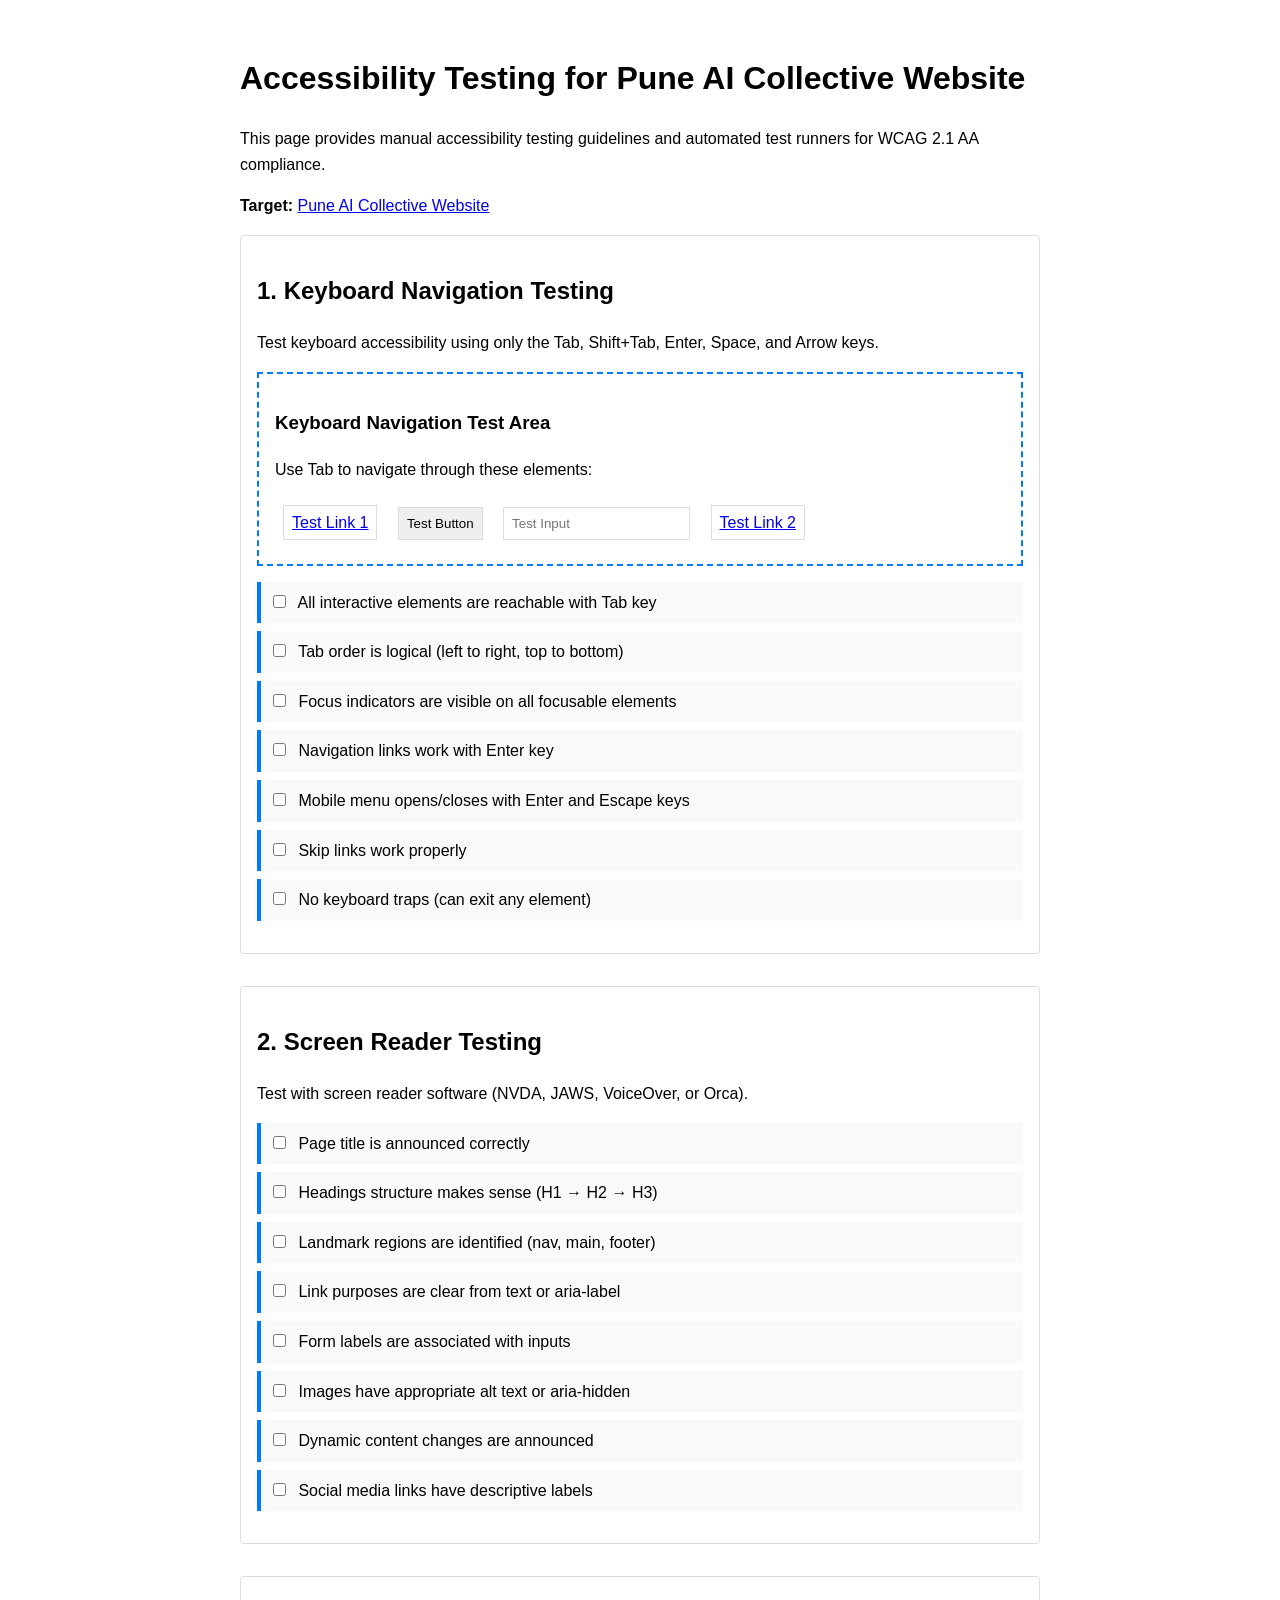
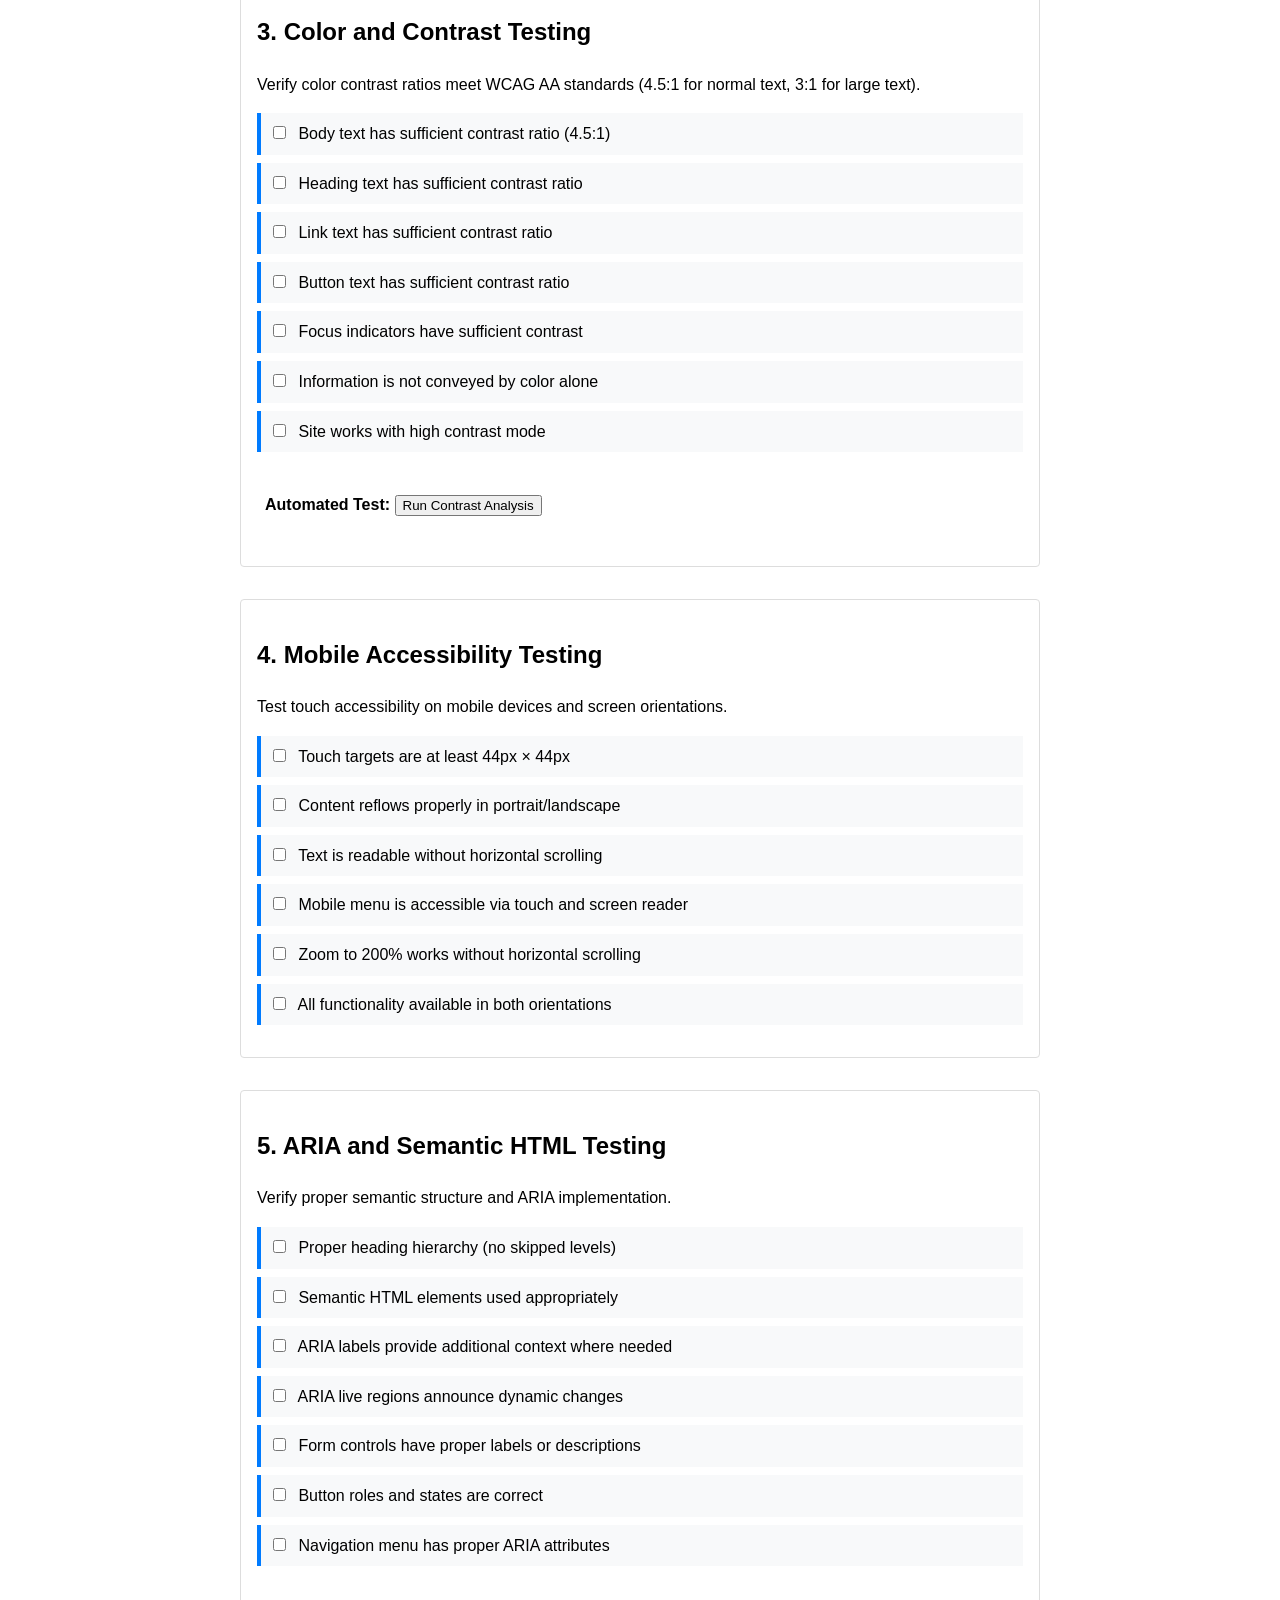
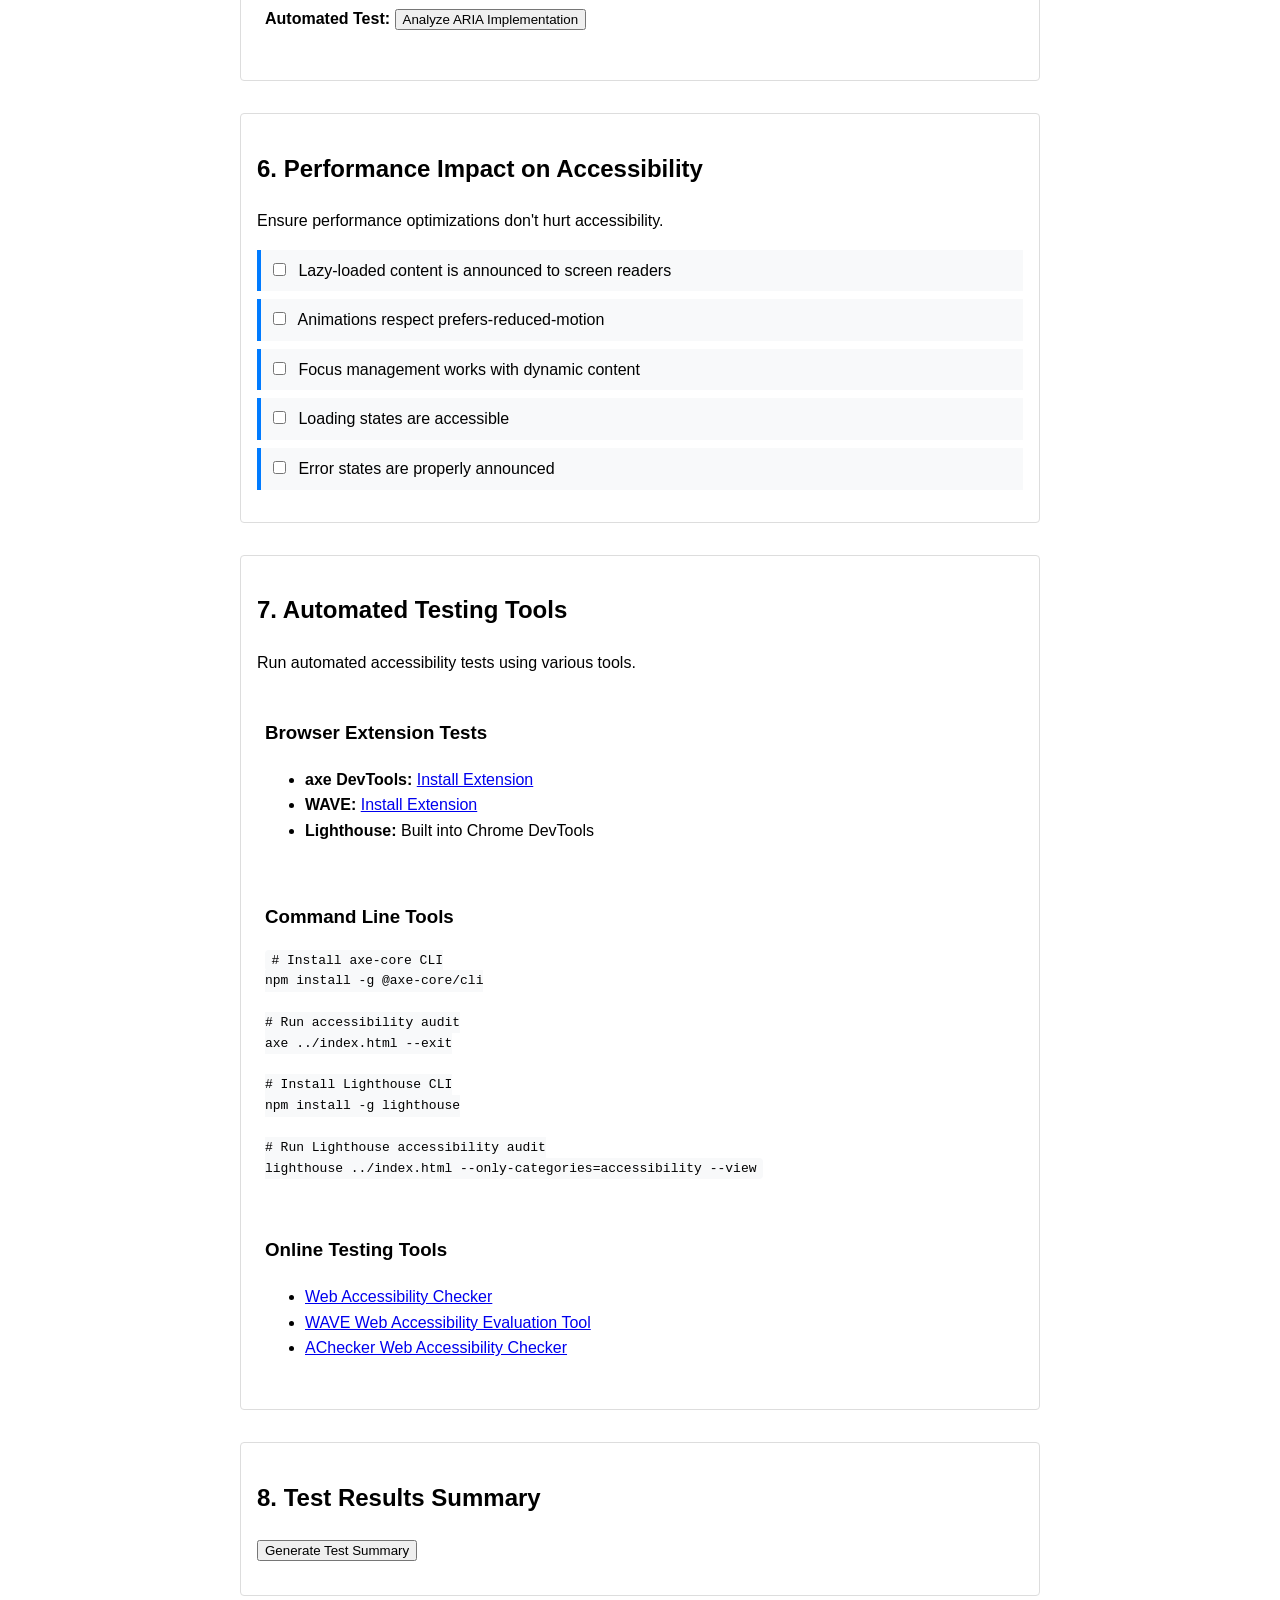
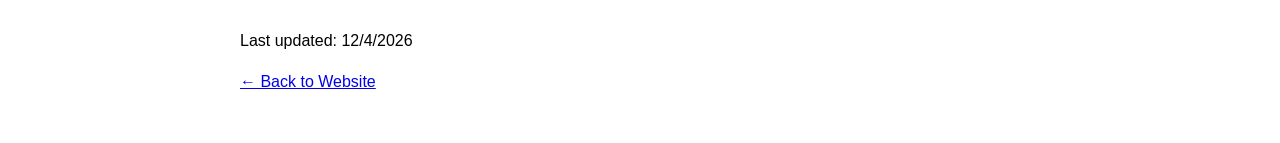
<file: tests/accessibility.html>
<!DOCTYPE html>
<html lang="en">
<head>
    <meta charset="UTF-8">
    <meta name="viewport" content="width=device-width, initial-scale=1.0">
    <title>Accessibility Testing - Pune AI Collective</title>
    <meta name="description" content="Manual accessibility testing page for the Pune AI Collective website">
    
    <style>
        /* Minimal styling for testing page */
        body {
            font-family: Arial, sans-serif;
            max-width: 800px;
            margin: 0 auto;
            padding: 2rem;
            line-height: 1.6;
        }
        
        .test-section {
            margin-bottom: 2rem;
            padding: 1rem;
            border: 1px solid #ddd;
            border-radius: 0.25rem;
        }
        
        .test-result {
            margin: 0.5rem 0;
            padding: 0.5rem;
            border-radius: 0.25rem;
        }
        
        .pass {
            background-color: #d4edda;
            color: #155724;
            border: 1px solid #c3e6cb;
        }
        
        .fail {
            background-color: #f8d7da;
            color: #721c24;
            border: 1px solid #f5c6cb;
        }
        
        .warning {
            background-color: #fff3cd;
            color: #856404;
            border: 1px solid #ffeaa7;
        }
        
        .checklist {
            list-style-type: none;
            padding-left: 0;
        }
        
        .checklist li {
            margin: 0.5rem 0;
            padding: 0.5rem;
            background-color: #f8f9fa;
            border-left: 4px solid #007bff;
        }
        
        .checklist input[type="checkbox"] {
            margin-right: 0.5rem;
        }
        
        code {
            background-color: #f8f9fa;
            padding: 0.2rem 0.4rem;
            border-radius: 0.25rem;
            font-family: monospace;
        }
        
        .keyboard-test {
            padding: 1rem;
            border: 2px dashed #007bff;
            margin: 1rem 0;
        }
        
        .focus-test {
            margin: 0.5rem;
            padding: 0.5rem;
            border: 1px solid #ddd;
        }
    </style>
</head>
<body>
    <header>
        <h1>Accessibility Testing for Pune AI Collective Website</h1>
        <p>This page provides manual accessibility testing guidelines and automated test runners for WCAG 2.1 AA compliance.</p>
        <p><strong>Target:</strong> <a href="../index.html" target="_blank">Pune AI Collective Website</a></p>
    </header>
    
    <main>
        <!-- Keyboard Navigation Testing -->
        <section class="test-section">
            <h2>1. Keyboard Navigation Testing</h2>
            <p>Test keyboard accessibility using only the Tab, Shift+Tab, Enter, Space, and Arrow keys.</p>
            
            <div class="keyboard-test">
                <h3>Keyboard Navigation Test Area</h3>
                <p>Use Tab to navigate through these elements:</p>
                <a href="#test" class="focus-test">Test Link 1</a>
                <button class="focus-test">Test Button</button>
                <input type="text" placeholder="Test Input" class="focus-test">
                <a href="#test2" class="focus-test">Test Link 2</a>
            </div>
            
            <ul class="checklist">
                <li><input type="checkbox" id="kb1"> All interactive elements are reachable with Tab key</li>
                <li><input type="checkbox" id="kb2"> Tab order is logical (left to right, top to bottom)</li>
                <li><input type="checkbox" id="kb3"> Focus indicators are visible on all focusable elements</li>
                <li><input type="checkbox" id="kb4"> Navigation links work with Enter key</li>
                <li><input type="checkbox" id="kb5"> Mobile menu opens/closes with Enter and Escape keys</li>
                <li><input type="checkbox" id="kb6"> Skip links work properly</li>
                <li><input type="checkbox" id="kb7"> No keyboard traps (can exit any element)</li>
            </ul>
        </section>
        
        <!-- Screen Reader Testing -->
        <section class="test-section">
            <h2>2. Screen Reader Testing</h2>
            <p>Test with screen reader software (NVDA, JAWS, VoiceOver, or Orca).</p>
            
            <ul class="checklist">
                <li><input type="checkbox" id="sr1"> Page title is announced correctly</li>
                <li><input type="checkbox" id="sr2"> Headings structure makes sense (H1 → H2 → H3)</li>
                <li><input type="checkbox" id="sr3"> Landmark regions are identified (nav, main, footer)</li>
                <li><input type="checkbox" id="sr4"> Link purposes are clear from text or aria-label</li>
                <li><input type="checkbox" id="sr5"> Form labels are associated with inputs</li>
                <li><input type="checkbox" id="sr6"> Images have appropriate alt text or aria-hidden</li>
                <li><input type="checkbox" id="sr7"> Dynamic content changes are announced</li>
                <li><input type="checkbox" id="sr8"> Social media links have descriptive labels</li>
            </ul>
        </section>
        
        <!-- Color and Contrast Testing -->
        <section class="test-section">
            <h2>3. Color and Contrast Testing</h2>
            <p>Verify color contrast ratios meet WCAG AA standards (4.5:1 for normal text, 3:1 for large text).</p>
            
            <ul class="checklist">
                <li><input type="checkbox" id="cc1"> Body text has sufficient contrast ratio (4.5:1)</li>
                <li><input type="checkbox" id="cc2"> Heading text has sufficient contrast ratio</li>
                <li><input type="checkbox" id="cc3"> Link text has sufficient contrast ratio</li>
                <li><input type="checkbox" id="cc4"> Button text has sufficient contrast ratio</li>
                <li><input type="checkbox" id="cc5"> Focus indicators have sufficient contrast</li>
                <li><input type="checkbox" id="cc6"> Information is not conveyed by color alone</li>
                <li><input type="checkbox" id="cc7"> Site works with high contrast mode</li>
            </ul>
            
            <div class="test-result">
                <p><strong>Automated Test:</strong> <button onclick="testContrast()">Run Contrast Analysis</button></p>
                <div id="contrast-results"></div>
            </div>
        </section>
        
        <!-- Mobile Accessibility Testing -->
        <section class="test-section">
            <h2>4. Mobile Accessibility Testing</h2>
            <p>Test touch accessibility on mobile devices and screen orientations.</p>
            
            <ul class="checklist">
                <li><input type="checkbox" id="mob1"> Touch targets are at least 44px × 44px</li>
                <li><input type="checkbox" id="mob2"> Content reflows properly in portrait/landscape</li>
                <li><input type="checkbox" id="mob3"> Text is readable without horizontal scrolling</li>
                <li><input type="checkbox" id="mob4"> Mobile menu is accessible via touch and screen reader</li>
                <li><input type="checkbox" id="mob5"> Zoom to 200% works without horizontal scrolling</li>
                <li><input type="checkbox" id="mob6"> All functionality available in both orientations</li>
            </ul>
        </section>
        
        <!-- ARIA and Semantic HTML Testing -->
        <section class="test-section">
            <h2>5. ARIA and Semantic HTML Testing</h2>
            <p>Verify proper semantic structure and ARIA implementation.</p>
            
            <ul class="checklist">
                <li><input type="checkbox" id="aria1"> Proper heading hierarchy (no skipped levels)</li>
                <li><input type="checkbox" id="aria2"> Semantic HTML elements used appropriately</li>
                <li><input type="checkbox" id="aria3"> ARIA labels provide additional context where needed</li>
                <li><input type="checkbox" id="aria4"> ARIA live regions announce dynamic changes</li>
                <li><input type="checkbox" id="aria5"> Form controls have proper labels or descriptions</li>
                <li><input type="checkbox" id="aria6"> Button roles and states are correct</li>
                <li><input type="checkbox" id="aria7"> Navigation menu has proper ARIA attributes</li>
            </ul>
            
            <div class="test-result">
                <p><strong>Automated Test:</strong> <button onclick="testARIA()">Analyze ARIA Implementation</button></p>
                <div id="aria-results"></div>
            </div>
        </section>
        
        <!-- Performance Impact on Accessibility -->
        <section class="test-section">
            <h2>6. Performance Impact on Accessibility</h2>
            <p>Ensure performance optimizations don't hurt accessibility.</p>
            
            <ul class="checklist">
                <li><input type="checkbox" id="perf1"> Lazy-loaded content is announced to screen readers</li>
                <li><input type="checkbox" id="perf2"> Animations respect prefers-reduced-motion</li>
                <li><input type="checkbox" id="perf3"> Focus management works with dynamic content</li>
                <li><input type="checkbox" id="perf4"> Loading states are accessible</li>
                <li><input type="checkbox" id="perf5"> Error states are properly announced</li>
            </ul>
        </section>
        
        <!-- Automated Testing Tools -->
        <section class="test-section">
            <h2>7. Automated Testing Tools</h2>
            <p>Run automated accessibility tests using various tools.</p>
            
            <div class="test-result">
                <h3>Browser Extension Tests</h3>
                <ul>
                    <li><strong>axe DevTools:</strong> <a href="https://www.deque.com/axe/browser-extensions/" target="_blank">Install Extension</a></li>
                    <li><strong>WAVE:</strong> <a href="https://wave.webaim.org/extension/" target="_blank">Install Extension</a></li>
                    <li><strong>Lighthouse:</strong> Built into Chrome DevTools</li>
                </ul>
            </div>
            
            <div class="test-result">
                <h3>Command Line Tools</h3>
                <pre><code># Install axe-core CLI
npm install -g @axe-core/cli

# Run accessibility audit
axe ../index.html --exit

# Install Lighthouse CLI
npm install -g lighthouse

# Run Lighthouse accessibility audit
lighthouse ../index.html --only-categories=accessibility --view</code></pre>
            </div>
            
            <div class="test-result">
                <h3>Online Testing Tools</h3>
                <ul>
                    <li><a href="https://www.webaccessibility.com/" target="_blank">Web Accessibility Checker</a></li>
                    <li><a href="https://wave.webaim.org/" target="_blank">WAVE Web Accessibility Evaluation Tool</a></li>
                    <li><a href="https://achecker.ca/" target="_blank">AChecker Web Accessibility Checker</a></li>
                </ul>
            </div>
        </section>
        
        <!-- Test Results Summary -->
        <section class="test-section">
            <h2>8. Test Results Summary</h2>
            <div id="test-summary">
                <p><button onclick="generateSummary()">Generate Test Summary</button></p>
                <div id="summary-results"></div>
            </div>
        </section>
    </main>
    
    <footer>
        <p>Last updated: <span id="last-updated"></span></p>
        <p><a href="../index.html">← Back to Website</a></p>
    </footer>
    
    <script>
        // Set last updated date
        document.getElementById('last-updated').textContent = new Date().toLocaleDateString();
        
        // Contrast testing function
        function testContrast() {
            const results = document.getElementById('contrast-results');
            results.innerHTML = `
                <div class="test-result pass">
                    <h4>Automated Contrast Analysis</h4>
                    <p><strong>Recommendation:</strong> Use browser extensions or tools like:</p>
                    <ul>
                        <li>Chrome DevTools Accessibility panel</li>
                        <li>Colour Contrast Analyser (CCA)</li>
                        <li>WebAIM Contrast Checker</li>
                    </ul>
                    <p>Manual verification required for all color combinations used on the site.</p>
                </div>
            `;
        }
        
        // ARIA testing function
        function testARIA() {
            const results = document.getElementById('aria-results');
            results.innerHTML = `
                <div class="test-result warning">
                    <h4>ARIA Analysis</h4>
                    <p><strong>Manual verification needed for:</strong></p>
                    <ul>
                        <li>Navigation menu ARIA attributes</li>
                        <li>Mobile menu toggle states</li>
                        <li>Social media link descriptions</li>
                        <li>Live region announcements</li>
                    </ul>
                    <p>Use axe DevTools or WAVE for detailed ARIA analysis.</p>
                </div>
            `;
        }
        
        // Generate test summary
        function generateSummary() {
            const checkboxes = document.querySelectorAll('input[type="checkbox"]');
            const total = checkboxes.length;
            const completed = Array.from(checkboxes).filter(cb => cb.checked).length;
            const percentage = Math.round((completed / total) * 100);
            
            const summaryResults = document.getElementById('summary-results');
            summaryResults.innerHTML = `
                <div class="test-result ${percentage >= 90 ? 'pass' : percentage >= 70 ? 'warning' : 'fail'}">
                    <h3>Accessibility Test Summary</h3>
                    <p><strong>Completed:</strong> ${completed} / ${total} tests (${percentage}%)</p>
                    <p><strong>Status:</strong> 
                        ${percentage >= 90 ? 'Excellent - Ready for production' : 
                          percentage >= 70 ? 'Good - Minor improvements needed' : 
                          'Needs improvement - Address failing tests'}
                    </p>
                    <p><strong>Generated:</strong> ${new Date().toLocaleString()}</p>
                </div>
            `;
        }
        
        // Auto-save checkbox states to localStorage
        const checkboxes = document.querySelectorAll('input[type="checkbox"]');
        checkboxes.forEach(checkbox => {
            // Load saved state
            const saved = localStorage.getItem('accessibility-test-' + checkbox.id);
            if (saved === 'true') {
                checkbox.checked = true;
            }
            
            // Save state on change
            checkbox.addEventListener('change', function() {
                localStorage.setItem('accessibility-test-' + checkbox.id, checkbox.checked);
            });
        });
        
        console.log('Accessibility testing page loaded');
    </script>
</body>
</html>
</file>
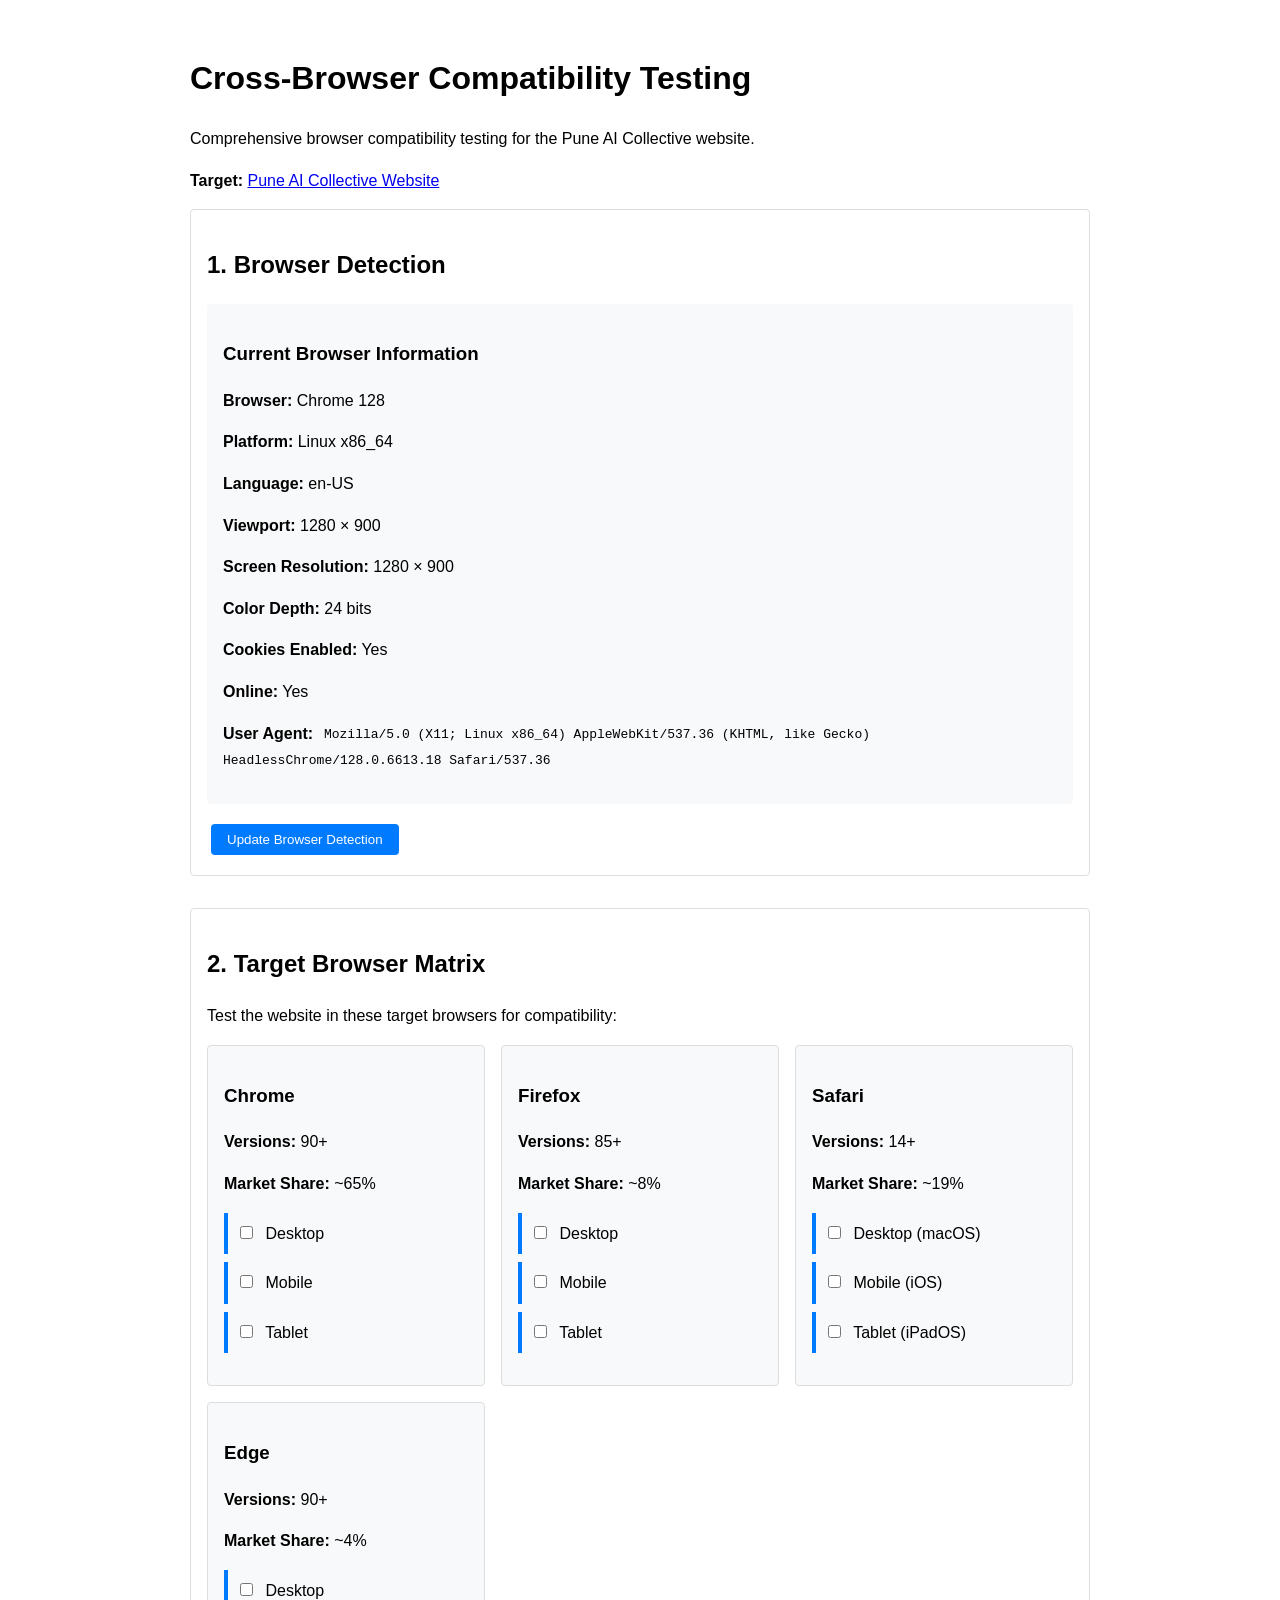
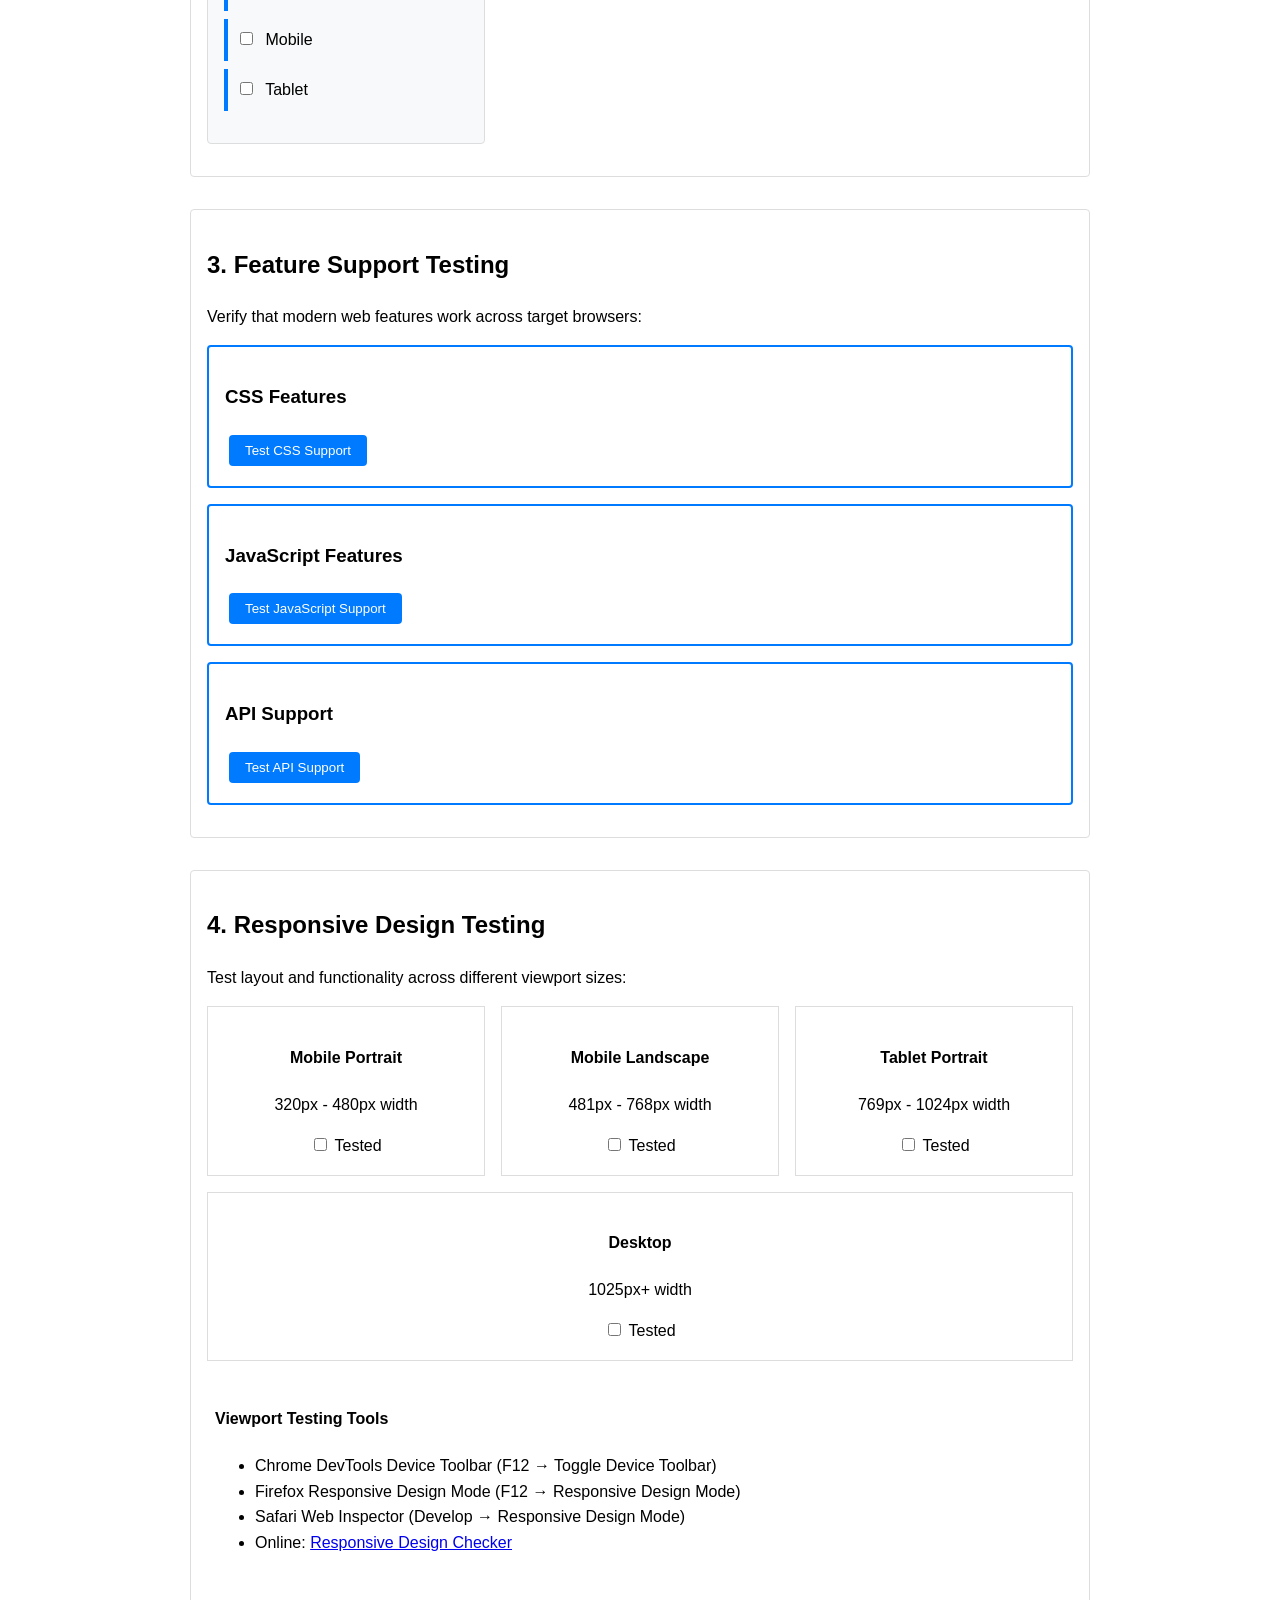
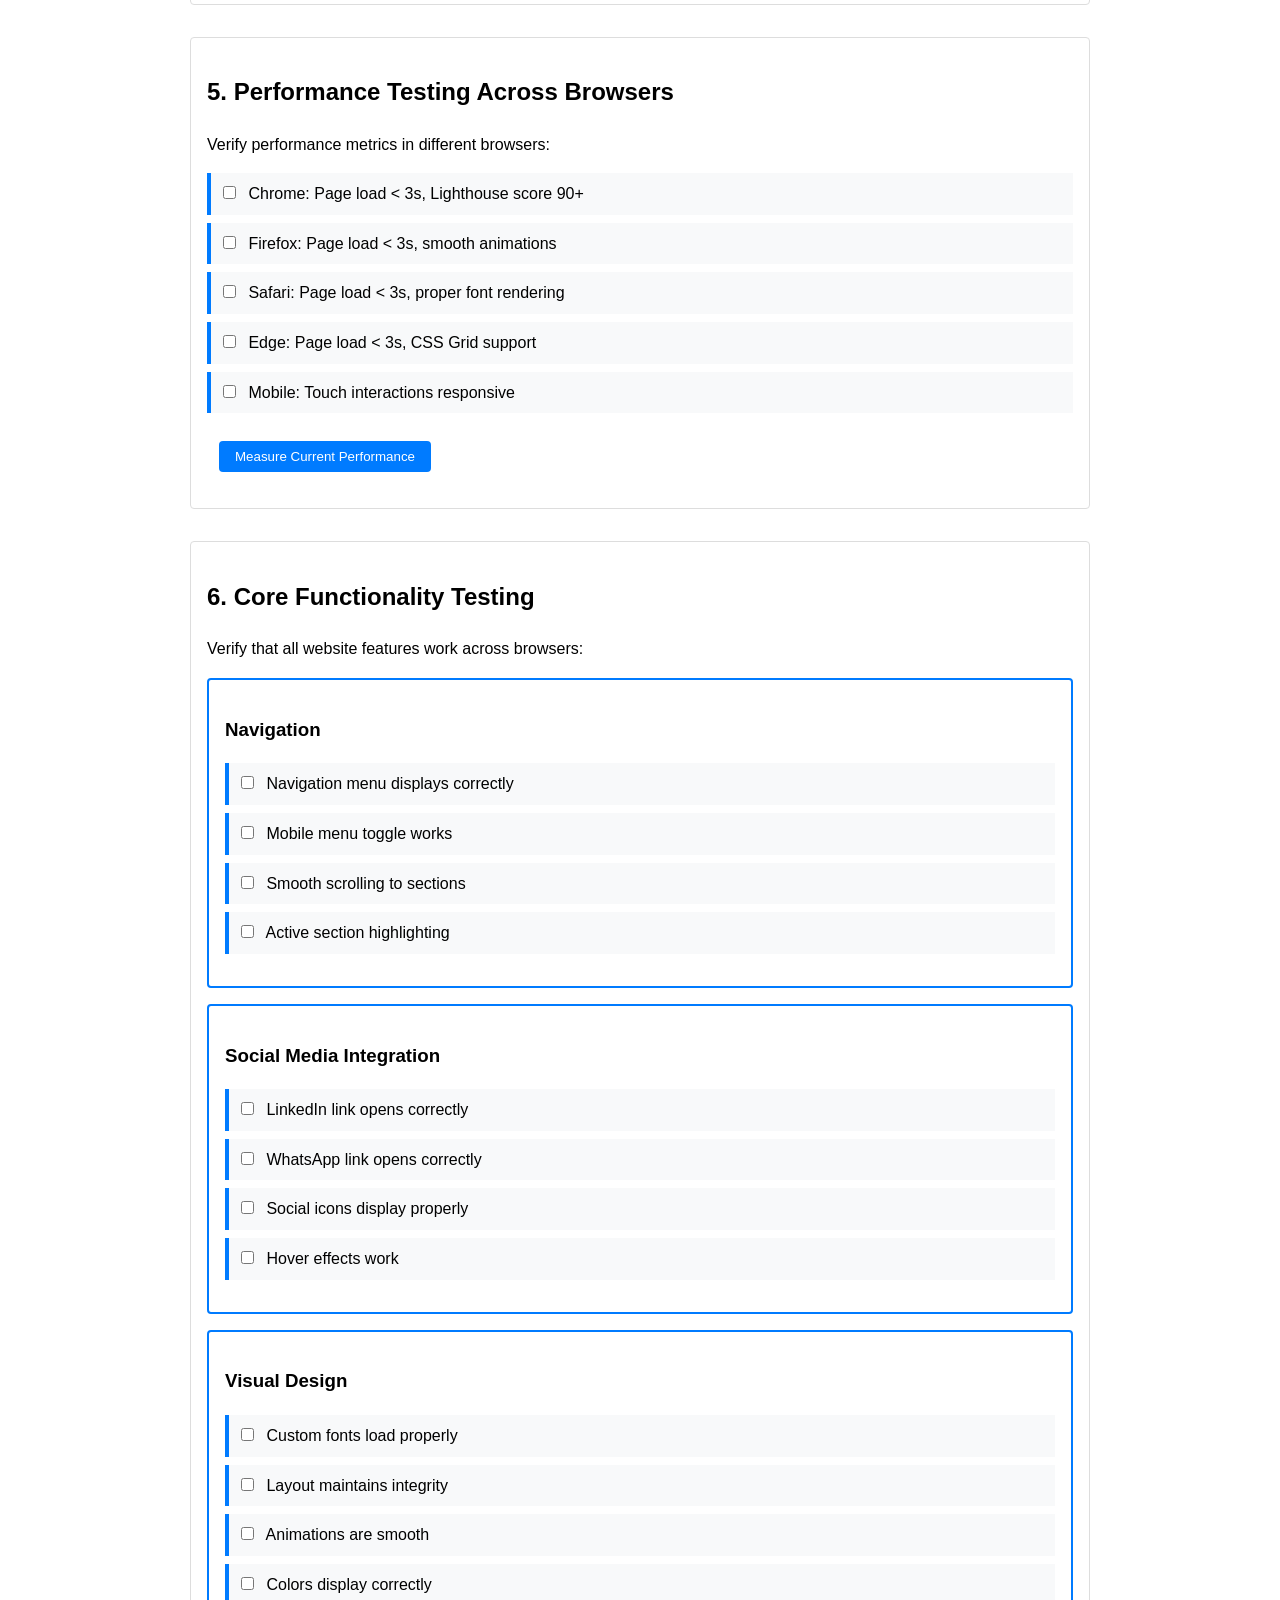
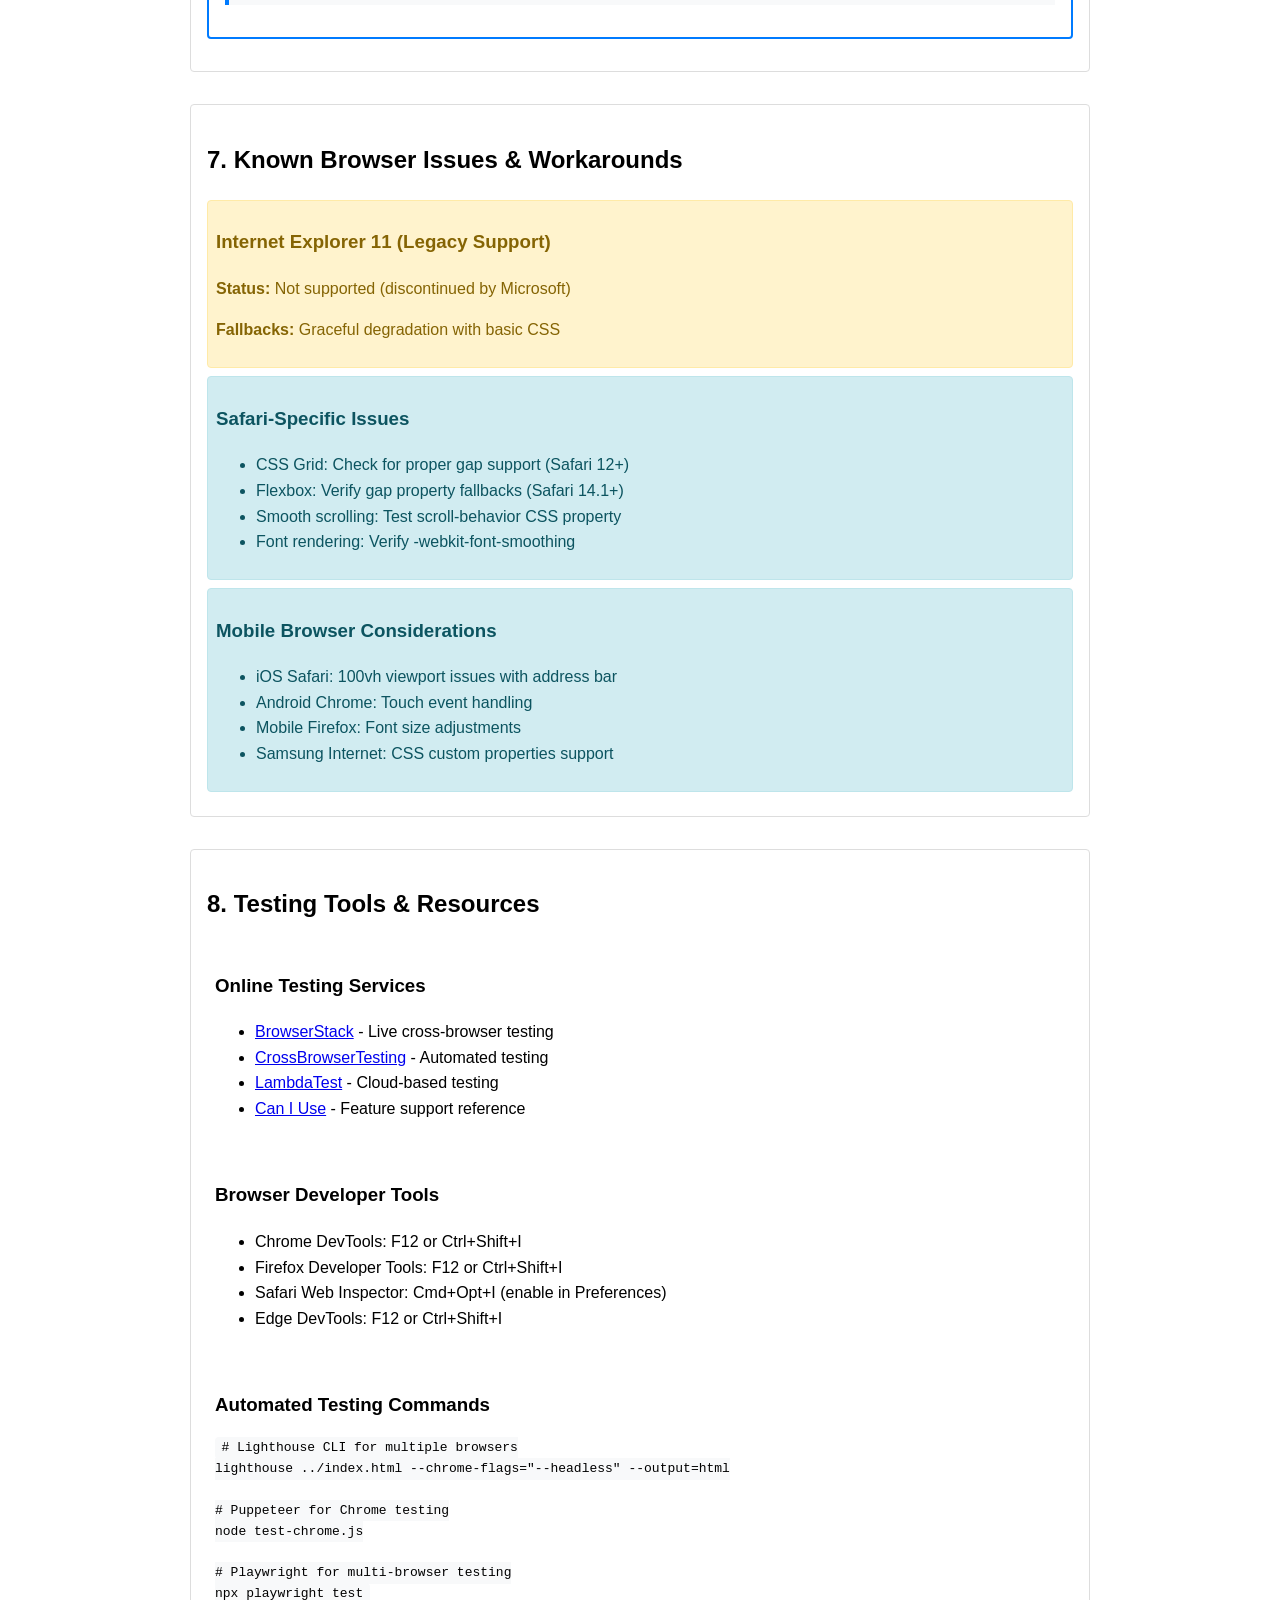
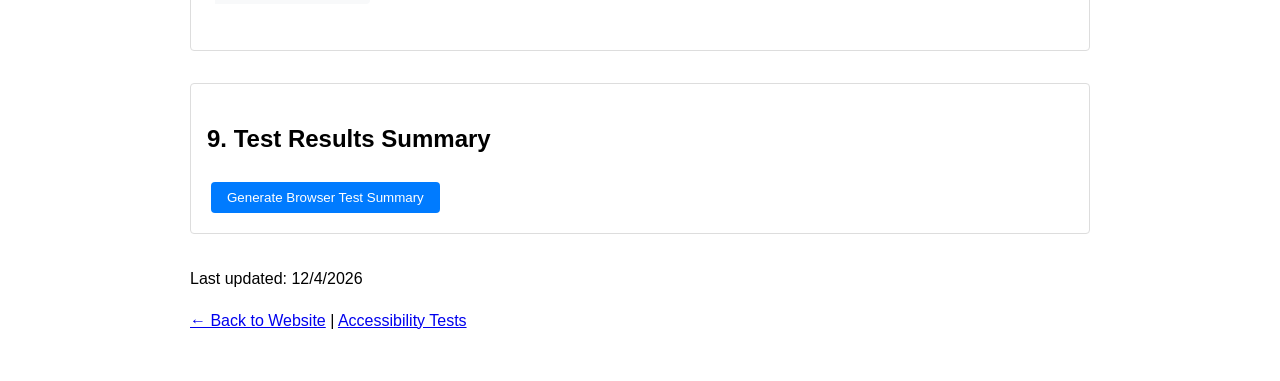
<file: tests/browser-test.html>
<!DOCTYPE html>
<html lang="en">
<head>
    <meta charset="UTF-8">
    <meta name="viewport" content="width=device-width, initial-scale=1.0">
    <title>Browser Compatibility Testing - Pune AI Collective</title>
    <meta name="description" content="Cross-browser compatibility testing page for the Pune AI Collective website">
    
    <style>
        /* Testing page styles */
        body {
            font-family: Arial, sans-serif;
            max-width: 900px;
            margin: 0 auto;
            padding: 2rem;
            line-height: 1.6;
        }
        
        .test-section {
            margin-bottom: 2rem;
            padding: 1rem;
            border: 1px solid #ddd;
            border-radius: 0.25rem;
        }
        
        .browser-grid {
            display: grid;
            grid-template-columns: repeat(auto-fit, minmax(250px, 1fr));
            gap: 1rem;
            margin: 1rem 0;
        }
        
        .browser-card {
            padding: 1rem;
            border: 1px solid #ddd;
            border-radius: 0.25rem;
            background-color: #f8f9fa;
        }
        
        .test-result {
            margin: 0.5rem 0;
            padding: 0.5rem;
            border-radius: 0.25rem;
        }
        
        .pass {
            background-color: #d4edda;
            color: #155724;
            border: 1px solid #c3e6cb;
        }
        
        .fail {
            background-color: #f8d7da;
            color: #721c24;
            border: 1px solid #f5c6cb;
        }
        
        .warning {
            background-color: #fff3cd;
            color: #856404;
            border: 1px solid #ffeaa7;
        }
        
        .info {
            background-color: #d1ecf1;
            color: #0c5460;
            border: 1px solid #bee5eb;
        }
        
        .feature-test {
            margin: 1rem 0;
            padding: 1rem;
            border: 2px solid #007bff;
            border-radius: 0.25rem;
        }
        
        .viewport-test {
            display: flex;
            flex-wrap: wrap;
            gap: 1rem;
            margin: 1rem 0;
        }
        
        .viewport-item {
            flex: 1;
            min-width: 200px;
            padding: 1rem;
            border: 1px solid #ddd;
            text-align: center;
        }
        
        .checklist {
            list-style-type: none;
            padding-left: 0;
        }
        
        .checklist li {
            margin: 0.5rem 0;
            padding: 0.5rem;
            background-color: #f8f9fa;
            border-left: 4px solid #007bff;
        }
        
        .checklist input[type="checkbox"] {
            margin-right: 0.5rem;
        }
        
        code {
            background-color: #f8f9fa;
            padding: 0.2rem 0.4rem;
            border-radius: 0.25rem;
            font-family: monospace;
        }
        
        .detection-info {
            background-color: #f8f9fa;
            padding: 1rem;
            margin: 1rem 0;
            border-radius: 0.25rem;
        }
        
        .test-button {
            background-color: #007bff;
            color: white;
            border: none;
            padding: 0.5rem 1rem;
            border-radius: 0.25rem;
            cursor: pointer;
            margin: 0.25rem;
        }
        
        .test-button:hover {
            background-color: #0056b3;
        }
    </style>
</head>
<body>
    <header>
        <h1>Cross-Browser Compatibility Testing</h1>
        <p>Comprehensive browser compatibility testing for the Pune AI Collective website.</p>
        <p><strong>Target:</strong> <a href="../index.html" target="_blank">Pune AI Collective Website</a></p>
    </header>
    
    <main>
        <!-- Browser Detection -->
        <section class="test-section">
            <h2>1. Browser Detection</h2>
            <div class="detection-info" id="browser-info">
                <p>Detecting current browser...</p>
            </div>
            
            <button class="test-button" onclick="detectBrowser()">Update Browser Detection</button>
        </section>
        
        <!-- Target Browser Matrix -->
        <section class="test-section">
            <h2>2. Target Browser Matrix</h2>
            <p>Test the website in these target browsers for compatibility:</p>
            
            <div class="browser-grid">
                <div class="browser-card">
                    <h3>Chrome</h3>
                    <p><strong>Versions:</strong> 90+</p>
                    <p><strong>Market Share:</strong> ~65%</p>
                    <ul class="checklist">
                        <li><input type="checkbox" id="chrome-desktop"> Desktop</li>
                        <li><input type="checkbox" id="chrome-mobile"> Mobile</li>
                        <li><input type="checkbox" id="chrome-tablet"> Tablet</li>
                    </ul>
                </div>
                
                <div class="browser-card">
                    <h3>Firefox</h3>
                    <p><strong>Versions:</strong> 85+</p>
                    <p><strong>Market Share:</strong> ~8%</p>
                    <ul class="checklist">
                        <li><input type="checkbox" id="firefox-desktop"> Desktop</li>
                        <li><input type="checkbox" id="firefox-mobile"> Mobile</li>
                        <li><input type="checkbox" id="firefox-tablet"> Tablet</li>
                    </ul>
                </div>
                
                <div class="browser-card">
                    <h3>Safari</h3>
                    <p><strong>Versions:</strong> 14+</p>
                    <p><strong>Market Share:</strong> ~19%</p>
                    <ul class="checklist">
                        <li><input type="checkbox" id="safari-desktop"> Desktop (macOS)</li>
                        <li><input type="checkbox" id="safari-mobile"> Mobile (iOS)</li>
                        <li><input type="checkbox" id="safari-tablet"> Tablet (iPadOS)</li>
                    </ul>
                </div>
                
                <div class="browser-card">
                    <h3>Edge</h3>
                    <p><strong>Versions:</strong> 90+</p>
                    <p><strong>Market Share:</strong> ~4%</p>
                    <ul class="checklist">
                        <li><input type="checkbox" id="edge-desktop"> Desktop</li>
                        <li><input type="checkbox" id="edge-mobile"> Mobile</li>
                        <li><input type="checkbox" id="edge-tablet"> Tablet</li>
                    </ul>
                </div>
            </div>
        </section>
        
        <!-- Feature Support Testing -->
        <section class="test-section">
            <h2>3. Feature Support Testing</h2>
            <p>Verify that modern web features work across target browsers:</p>
            
            <div class="feature-test">
                <h3>CSS Features</h3>
                <div id="css-features-results">
                    <button class="test-button" onclick="testCSSFeatures()">Test CSS Support</button>
                </div>
            </div>
            
            <div class="feature-test">
                <h3>JavaScript Features</h3>
                <div id="js-features-results">
                    <button class="test-button" onclick="testJSFeatures()">Test JavaScript Support</button>
                </div>
            </div>
            
            <div class="feature-test">
                <h3>API Support</h3>
                <div id="api-features-results">
                    <button class="test-button" onclick="testAPIFeatures()">Test API Support</button>
                </div>
            </div>
        </section>
        
        <!-- Responsive Design Testing -->
        <section class="test-section">
            <h2>4. Responsive Design Testing</h2>
            <p>Test layout and functionality across different viewport sizes:</p>
            
            <div class="viewport-test">
                <div class="viewport-item">
                    <h4>Mobile Portrait</h4>
                    <p>320px - 480px width</p>
                    <input type="checkbox" id="mobile-portrait"> Tested
                </div>
                <div class="viewport-item">
                    <h4>Mobile Landscape</h4>
                    <p>481px - 768px width</p>
                    <input type="checkbox" id="mobile-landscape"> Tested
                </div>
                <div class="viewport-item">
                    <h4>Tablet Portrait</h4>
                    <p>769px - 1024px width</p>
                    <input type="checkbox" id="tablet-portrait"> Tested
                </div>
                <div class="viewport-item">
                    <h4>Desktop</h4>
                    <p>1025px+ width</p>
                    <input type="checkbox" id="desktop"> Tested
                </div>
            </div>
            
            <div class="test-result">
                <h4>Viewport Testing Tools</h4>
                <ul>
                    <li>Chrome DevTools Device Toolbar (F12 → Toggle Device Toolbar)</li>
                    <li>Firefox Responsive Design Mode (F12 → Responsive Design Mode)</li>
                    <li>Safari Web Inspector (Develop → Responsive Design Mode)</li>
                    <li>Online: <a href="https://responsivedesignchecker.com/" target="_blank">Responsive Design Checker</a></li>
                </ul>
            </div>
        </section>
        
        <!-- Performance Testing -->
        <section class="test-section">
            <h2>5. Performance Testing Across Browsers</h2>
            <p>Verify performance metrics in different browsers:</p>
            
            <ul class="checklist">
                <li><input type="checkbox" id="perf-chrome"> Chrome: Page load < 3s, Lighthouse score 90+</li>
                <li><input type="checkbox" id="perf-firefox"> Firefox: Page load < 3s, smooth animations</li>
                <li><input type="checkbox" id="perf-safari"> Safari: Page load < 3s, proper font rendering</li>
                <li><input type="checkbox" id="perf-edge"> Edge: Page load < 3s, CSS Grid support</li>
                <li><input type="checkbox" id="perf-mobile"> Mobile: Touch interactions responsive</li>
            </ul>
            
            <div class="test-result">
                <button class="test-button" onclick="measurePerformance()">Measure Current Performance</button>
                <div id="performance-results"></div>
            </div>
        </section>
        
        <!-- Functionality Testing -->
        <section class="test-section">
            <h2>6. Core Functionality Testing</h2>
            <p>Verify that all website features work across browsers:</p>
            
            <div class="feature-test">
                <h3>Navigation</h3>
                <ul class="checklist">
                    <li><input type="checkbox" id="nav-menu"> Navigation menu displays correctly</li>
                    <li><input type="checkbox" id="nav-mobile"> Mobile menu toggle works</li>
                    <li><input type="checkbox" id="nav-scroll"> Smooth scrolling to sections</li>
                    <li><input type="checkbox" id="nav-highlight"> Active section highlighting</li>
                </ul>
            </div>
            
            <div class="feature-test">
                <h3>Social Media Integration</h3>
                <ul class="checklist">
                    <li><input type="checkbox" id="social-linkedin"> LinkedIn link opens correctly</li>
                    <li><input type="checkbox" id="social-whatsapp"> WhatsApp link opens correctly</li>
                    <li><input type="checkbox" id="social-icons"> Social icons display properly</li>
                    <li><input type="checkbox" id="social-hover"> Hover effects work</li>
                </ul>
            </div>
            
            <div class="feature-test">
                <h3>Visual Design</h3>
                <ul class="checklist">
                    <li><input type="checkbox" id="design-fonts"> Custom fonts load properly</li>
                    <li><input type="checkbox" id="design-layout"> Layout maintains integrity</li>
                    <li><input type="checkbox" id="design-animations"> Animations are smooth</li>
                    <li><input type="checkbox" id="design-colors"> Colors display correctly</li>
                </ul>
            </div>
        </section>
        
        <!-- Known Browser Issues -->
        <section class="test-section">
            <h2>7. Known Browser Issues & Workarounds</h2>
            
            <div class="test-result warning">
                <h3>Internet Explorer 11 (Legacy Support)</h3>
                <p><strong>Status:</strong> Not supported (discontinued by Microsoft)</p>
                <p><strong>Fallbacks:</strong> Graceful degradation with basic CSS</p>
            </div>
            
            <div class="test-result info">
                <h3>Safari-Specific Issues</h3>
                <ul>
                    <li>CSS Grid: Check for proper gap support (Safari 12+)</li>
                    <li>Flexbox: Verify gap property fallbacks (Safari 14.1+)</li>
                    <li>Smooth scrolling: Test scroll-behavior CSS property</li>
                    <li>Font rendering: Verify -webkit-font-smoothing</li>
                </ul>
            </div>
            
            <div class="test-result info">
                <h3>Mobile Browser Considerations</h3>
                <ul>
                    <li>iOS Safari: 100vh viewport issues with address bar</li>
                    <li>Android Chrome: Touch event handling</li>
                    <li>Mobile Firefox: Font size adjustments</li>
                    <li>Samsung Internet: CSS custom properties support</li>
                </ul>
            </div>
        </section>
        
        <!-- Testing Tools & Resources -->
        <section class="test-section">
            <h2>8. Testing Tools & Resources</h2>
            
            <div class="test-result">
                <h3>Online Testing Services</h3>
                <ul>
                    <li><a href="https://www.browserstack.com/" target="_blank">BrowserStack</a> - Live cross-browser testing</li>
                    <li><a href="https://crossbrowsertesting.com/" target="_blank">CrossBrowserTesting</a> - Automated testing</li>
                    <li><a href="https://www.lambdatest.com/" target="_blank">LambdaTest</a> - Cloud-based testing</li>
                    <li><a href="https://caniuse.com/" target="_blank">Can I Use</a> - Feature support reference</li>
                </ul>
            </div>
            
            <div class="test-result">
                <h3>Browser Developer Tools</h3>
                <ul>
                    <li>Chrome DevTools: F12 or Ctrl+Shift+I</li>
                    <li>Firefox Developer Tools: F12 or Ctrl+Shift+I</li>
                    <li>Safari Web Inspector: Cmd+Opt+I (enable in Preferences)</li>
                    <li>Edge DevTools: F12 or Ctrl+Shift+I</li>
                </ul>
            </div>
            
            <div class="test-result">
                <h3>Automated Testing Commands</h3>
                <pre><code># Lighthouse CLI for multiple browsers
lighthouse ../index.html --chrome-flags="--headless" --output=html

# Puppeteer for Chrome testing
node test-chrome.js

# Playwright for multi-browser testing
npx playwright test</code></pre>
            </div>
        </section>
        
        <!-- Test Results Summary -->
        <section class="test-section">
            <h2>9. Test Results Summary</h2>
            <div id="test-summary">
                <button class="test-button" onclick="generateBrowserSummary()">Generate Browser Test Summary</button>
                <div id="browser-summary-results"></div>
            </div>
        </section>
    </main>
    
    <footer>
        <p>Last updated: <span id="last-updated"></span></p>
        <p><a href="../index.html">← Back to Website</a> | <a href="accessibility.html">Accessibility Tests</a></p>
    </footer>
    
    <script>
        // Set last updated date
        document.getElementById('last-updated').textContent = new Date().toLocaleDateString();
        
        // Browser detection
        function detectBrowser() {
            const browserInfo = document.getElementById('browser-info');
            const userAgent = navigator.userAgent;
            const platform = navigator.platform;
            const language = navigator.language;
            const cookieEnabled = navigator.cookieEnabled;
            const onLine = navigator.onLine;
            
            let browserName = 'Unknown';
            let browserVersion = 'Unknown';
            
            // Detect browser
            if (userAgent.includes('Chrome') && !userAgent.includes('Edg')) {
                browserName = 'Chrome';
                browserVersion = userAgent.match(/Chrome\/(\d+)/)?.[1] || 'Unknown';
            } else if (userAgent.includes('Firefox')) {
                browserName = 'Firefox';
                browserVersion = userAgent.match(/Firefox\/(\d+)/)?.[1] || 'Unknown';
            } else if (userAgent.includes('Safari') && !userAgent.includes('Chrome')) {
                browserName = 'Safari';
                browserVersion = userAgent.match(/Version\/(\d+)/)?.[1] || 'Unknown';
            } else if (userAgent.includes('Edg')) {
                browserName = 'Edge';
                browserVersion = userAgent.match(/Edg\/(\d+)/)?.[1] || 'Unknown';
            }
            
            browserInfo.innerHTML = `
                <h3>Current Browser Information</h3>
                <p><strong>Browser:</strong> ${browserName} ${browserVersion}</p>
                <p><strong>Platform:</strong> ${platform}</p>
                <p><strong>Language:</strong> ${language}</p>
                <p><strong>Viewport:</strong> ${window.innerWidth} × ${window.innerHeight}</p>
                <p><strong>Screen Resolution:</strong> ${screen.width} × ${screen.height}</p>
                <p><strong>Color Depth:</strong> ${screen.colorDepth} bits</p>
                <p><strong>Cookies Enabled:</strong> ${cookieEnabled ? 'Yes' : 'No'}</p>
                <p><strong>Online:</strong> ${onLine ? 'Yes' : 'No'}</p>
                <p><strong>User Agent:</strong> <code>${userAgent}</code></p>
            `;
        }
        
        // Test CSS Features
        function testCSSFeatures() {
            const results = document.getElementById('css-features-results');
            const features = [
                { name: 'CSS Grid', test: () => CSS.supports('display', 'grid') },
                { name: 'CSS Flexbox', test: () => CSS.supports('display', 'flex') },
                { name: 'CSS Custom Properties', test: () => CSS.supports('--custom', '0') },
                { name: 'CSS Gap', test: () => CSS.supports('gap', '1rem') },
                { name: 'CSS Transforms', test: () => CSS.supports('transform', 'translateX(0)') },
                { name: 'CSS Transitions', test: () => CSS.supports('transition', 'all 0.3s ease') },
                { name: 'CSS Viewport Units', test: () => CSS.supports('height', '100vh') },
                { name: 'CSS Object Fit', test: () => CSS.supports('object-fit', 'cover') }
            ];
            
            let output = '<h4>CSS Feature Support:</h4><ul>';
            features.forEach(feature => {
                const supported = feature.test();
                output += `<li class="${supported ? 'pass' : 'fail'}">${feature.name}: ${supported ? '✓ Supported' : '✗ Not Supported'}</li>`;
            });
            output += '</ul>';
            
            results.innerHTML = output;
        }
        
        // Test JavaScript Features
        function testJSFeatures() {
            const results = document.getElementById('js-features-results');
            const features = [
                { name: 'ES6 Arrow Functions', test: () => { try { new Function('() => {}'); return true; } catch (e) { return false; } } },
                { name: 'ES6 Template Literals', test: () => { try { new Function('`${1}`'); return true; } catch (e) { return false; } } },
                { name: 'ES6 Classes', test: () => { try { new Function('class Test {}'); return true; } catch (e) { return false; } } },
                { name: 'ES6 const/let', test: () => { try { new Function('const x = 1; let y = 2;'); return true; } catch (e) { return false; } } },
                { name: 'Promise', test: () => typeof Promise !== 'undefined' },
                { name: 'Fetch API', test: () => typeof fetch !== 'undefined' },
                { name: 'IntersectionObserver', test: () => typeof IntersectionObserver !== 'undefined' },
                { name: 'CustomEvent', test: () => typeof CustomEvent !== 'undefined' }
            ];
            
            let output = '<h4>JavaScript Feature Support:</h4><ul>';
            features.forEach(feature => {
                const supported = feature.test();
                output += `<li class="${supported ? 'pass' : 'fail'}">${feature.name}: ${supported ? '✓ Supported' : '✗ Not Supported'}</li>`;
            });
            output += '</ul>';
            
            results.innerHTML = output;
        }
        
        // Test API Features
        function testAPIFeatures() {
            const results = document.getElementById('api-features-results');
            const features = [
                { name: 'Local Storage', test: () => typeof localStorage !== 'undefined' },
                { name: 'Session Storage', test: () => typeof sessionStorage !== 'undefined' },
                { name: 'Web Share API', test: () => typeof navigator.share !== 'undefined' },
                { name: 'Geolocation API', test: () => typeof navigator.geolocation !== 'undefined' },
                { name: 'Service Worker', test: () => 'serviceWorker' in navigator },
                { name: 'Web Workers', test: () => typeof Worker !== 'undefined' },
                { name: 'WebRTC', test: () => typeof RTCPeerConnection !== 'undefined' },
                { name: 'WebGL', test: () => { const canvas = document.createElement('canvas'); return !!(canvas.getContext('webgl') || canvas.getContext('experimental-webgl')); } }
            ];
            
            let output = '<h4>API Support:</h4><ul>';
            features.forEach(feature => {
                const supported = feature.test();
                output += `<li class="${supported ? 'pass' : 'fail'}">${feature.name}: ${supported ? '✓ Supported' : '✗ Not Supported'}</li>`;
            });
            output += '</ul>';
            
            results.innerHTML = output;
        }
        
        // Measure performance
        function measurePerformance() {
            const results = document.getElementById('performance-results');
            
            if ('performance' in window) {
                const navigation = performance.getEntriesByType('navigation')[0];
                const loadTime = Math.round(navigation.loadEventEnd - navigation.navigationStart);
                const domContentLoaded = Math.round(navigation.domContentLoadedEventEnd - navigation.navigationStart);
                
                results.innerHTML = `
                    <div class="test-result ${loadTime < 3000 ? 'pass' : 'warning'}">
                        <h4>Performance Metrics</h4>
                        <p><strong>Page Load Time:</strong> ${loadTime}ms ${loadTime < 3000 ? '(✓ Good)' : '(⚠ Needs Improvement)'}</p>
                        <p><strong>DOM Content Loaded:</strong> ${domContentLoaded}ms</p>
                        <p><strong>Memory Usage:</strong> ${performance.memory ? Math.round(performance.memory.usedJSHeapSize / 1024 / 1024) + 'MB' : 'Not available'}</p>
                        <p><strong>Connection:</strong> ${navigator.connection ? navigator.connection.effectiveType : 'Unknown'}</p>
                    </div>
                `;
            } else {
                results.innerHTML = '<div class="test-result warning">Performance API not supported in this browser.</div>';
            }
        }
        
        // Generate browser test summary
        function generateBrowserSummary() {
            const checkboxes = document.querySelectorAll('input[type="checkbox"]');
            const total = checkboxes.length;
            const completed = Array.from(checkboxes).filter(cb => cb.checked).length;
            const percentage = Math.round((completed / total) * 100);
            
            const summaryResults = document.getElementById('browser-summary-results');
            summaryResults.innerHTML = `
                <div class="test-result ${percentage >= 90 ? 'pass' : percentage >= 70 ? 'warning' : 'fail'}">
                    <h3>Browser Compatibility Test Summary</h3>
                    <p><strong>Completed:</strong> ${completed} / ${total} tests (${percentage}%)</p>
                    <p><strong>Browser Compatibility:</strong> 
                        ${percentage >= 90 ? 'Excellent - Ready for all target browsers' : 
                          percentage >= 70 ? 'Good - Minor browser-specific issues may exist' : 
                          'Needs improvement - Address browser compatibility issues'}
                    </p>
                    <p><strong>Generated:</strong> ${new Date().toLocaleString()}</p>
                    <p><strong>Test Environment:</strong> ${navigator.userAgent.includes('Chrome') ? 'Chrome' : 
                                                              navigator.userAgent.includes('Firefox') ? 'Firefox' : 
                                                              navigator.userAgent.includes('Safari') ? 'Safari' : 
                                                              navigator.userAgent.includes('Edg') ? 'Edge' : 'Other'}</p>
                </div>
            `;
        }
        
        // Auto-save checkbox states to localStorage
        const checkboxes = document.querySelectorAll('input[type="checkbox"]');
        checkboxes.forEach(checkbox => {
            // Load saved state
            const saved = localStorage.getItem('browser-test-' + checkbox.id);
            if (saved === 'true') {
                checkbox.checked = true;
            }
            
            // Save state on change
            checkbox.addEventListener('change', function() {
                localStorage.setItem('browser-test-' + checkbox.id, checkbox.checked);
            });
        });
        
        // Initialize browser detection on load
        detectBrowser();
        
        console.log('Browser compatibility testing page loaded');
    </script>
</body>
</html>
</file>
<file: css/styles.css>
/* Pune AI Collective - Main Stylesheet
   Inspired by Zara's minimalist design language
   Features: Clean lines, ample white space, Helvetica typography
*/

/* CSS Custom Properties for consistent theming */
:root {
    /* Colors - Zara-inspired neutral palette */
    --primary-color: #000000;
    --secondary-color: #666666;
    --background-color: #ffffff;
    --accent-color: #f8f8f8;
    --border-color: #e5e5e5;
    --text-light: #999999;

    /* Social media brand colors */
    --linkedin-color: #0077b5;
    --whatsapp-color: #25d366;

    /* Typography - Helvetica-inspired modern font stack */
    --font-primary: 'Inter', 'Helvetica Neue', Helvetica, Arial, sans-serif;
    --font-weight-light: 300;
    --font-weight-normal: 400;
    --font-weight-medium: 500;
    --font-weight-semibold: 600;

    /* Font sizes with modular scale */
    --font-size-small: 0.875rem;     /* 14px */
    --font-size-base: 1rem;          /* 16px */
    --font-size-large: 1.125rem;     /* 18px */
    --font-size-xl: 1.25rem;         /* 20px */
    --font-size-xxl: 1.5rem;         /* 24px */
    --font-size-hero: 2.5rem;        /* 40px */
    --font-size-title: 2rem;         /* 32px */

    /* Spacing with consistent rhythm */
    --spacing-xs: 0.25rem;    /* 4px */
    --spacing-sm: 0.5rem;     /* 8px */
    --spacing-md: 1rem;       /* 16px */
    --spacing-lg: 1.5rem;     /* 24px */
    --spacing-xl: 2rem;       /* 32px */
    --spacing-xxl: 3rem;      /* 48px */
    --spacing-huge: 4rem;     /* 64px */

    /* Layout and containers */
    --container-max-width: 1200px;
    --content-max-width: 800px;
    --border-radius: 0.25rem;
    --transition-speed: 0.3s;
    --transition-timing: cubic-bezier(0.4, 0, 0.2, 1);

    /* Z-index scale */
    --z-navigation: 100;
    --z-modal: 1000;
}

/* Dark mode color overrides */
@media (prefers-color-scheme: dark) {
    :root {
        --primary-color: #ffffff;
        --secondary-color: #b3b3b3;
        --background-color: #0f0f0f;
        --accent-color: #1a1a1a;
        --border-color: #333333;
        --text-light: #666666;
    }

    /* Adjust hover colors for better dark mode contrast */
    .github-icon:hover,
    .github-icon:focus,
    .github-link:hover,
    .github-link:focus {
        color: #e6e6e6;
    }

    /* Ensure dropdown menus have proper dark mode styling */
    .dropdown-menu {
        box-shadow: 0 4px 12px rgba(0, 0, 0, 0.5);
    }

    /* Adjust box shadows for dark mode */
    .stat-item {
        box-shadow: 0 2px 8px rgba(0, 0, 0, 0.3);
    }

    .contact-link {
        box-shadow: 0 2px 8px rgba(0, 0, 0, 0.3);
    }

    .contact-link:hover,
    .contact-link:focus {
        box-shadow: 0 4px 16px rgba(0, 0, 0, 0.4);
    }

    .cta-button:hover,
    .cta-button:focus {
        box-shadow: 0 4px 12px rgba(255, 255, 255, 0.1);
    }

    /* Fix banner to have light background in dark mode */
    .meetup-banner {
        background: linear-gradient(135deg, #e6e6e6 0%, #ffffff 100%) !important;
        color: #000000 !important;
        border-bottom-color: #d0d0d0 !important;
    }

    .meetup-banner-title,
    .meetup-banner-date,
    .meetup-detail-item,
    .countdown-number,
    .countdown-label {
        color: #000000 !important;
    }

    .countdown-item {
        background-color: rgba(0, 0, 0, 0.05) !important;
        border: 1px solid rgba(0, 0, 0, 0.1) !important;
    }

    .countdown-item:hover {
        background-color: rgba(0, 0, 0, 0.08) !important;
    }

    .meetup-banner .cta-button {
        background-color: #000000 !important;
        color: #ffffff !important;
        border-color: #000000 !important;
    }

    .meetup-banner .cta-button:hover,
    .meetup-banner .cta-button:focus {
        background-color: transparent !important;
        color: #000000 !important;
        border-color: #000000 !important;
    }

    /* Fix footer for dark mode */
    .site-footer {
        background-color: var(--accent-color) !important;
        border-top: 1px solid var(--border-color) !important;
    }

    .footer-text,
    .footer-link {
        color: var(--primary-color) !important;
    }

    .footer-link:hover,
    .footer-link:focus {
        color: var(--secondary-color) !important;
    }

    /* Fix stat item with light gradient in dark mode */
    .stat-item-upcoming {
        background: linear-gradient(135deg, #e6e6e6 0%, #ffffff 100%) !important;
    }

    .stat-item-upcoming .stat-number,
    .stat-item-upcoming .stat-label {
        color: #000000 !important;
    }
}

/* CSS Reset and Foundation */
*,
*::before,
*::after {
    margin: 0;
    padding: 0;
    box-sizing: border-box;
}

html {
    font-size: 16px;
    scroll-behavior: smooth;
    -webkit-text-size-adjust: 100%;
    -moz-text-size-adjust: 100%;
    text-size-adjust: 100%;
}

body {
    font-family: var(--font-primary);
    font-size: var(--font-size-base);
    font-weight: var(--font-weight-normal);
    line-height: 1.6;
    color: var(--primary-color);
    background-color: var(--background-color);
    -webkit-font-smoothing: antialiased;
    -moz-osx-font-smoothing: grayscale;
}

/* Skip link for accessibility */
.skip-link {
    position: absolute;
    top: -40px;
    left: 6px;
    background: var(--primary-color);
    color: var(--background-color);
    padding: 8px;
    text-decoration: none;
    z-index: var(--z-modal);
    border-radius: var(--border-radius);
}

.skip-link:focus {
    top: 6px;
}

/* Typography */
h1, h2, h3, h4, h5, h6 {
    font-weight: var(--font-weight-light);
    line-height: 1.2;
    margin-bottom: var(--spacing-md);
    color: var(--primary-color);
}

h1 {
    font-size: var(--font-size-hero);
    font-weight: var(--font-weight-light);
}

h2 {
    font-size: var(--font-size-title);
    font-weight: var(--font-weight-light);
}

p {
    margin-bottom: var(--spacing-md);
    color: var(--secondary-color);
    font-size: var(--font-size-large);
    line-height: 1.7;
}

/* Links */
a {
    color: var(--primary-color);
    text-decoration: none;
    transition: all var(--transition-speed) var(--transition-timing);
}

a:hover,
a:focus {
    color: var(--secondary-color);
}

/* Lists */
ul, ol {
    list-style: none;
}

/* Images */
img {
    max-width: 100%;
    height: auto;
    display: block;
}

/* Navigation */
.navbar {
    position: sticky;
    top: 0;
    background-color: var(--background-color);
    border-bottom: 1px solid var(--border-color);
    z-index: var(--z-navigation);
    padding: var(--spacing-md) 0;
}

.nav-container {
    max-width: var(--container-max-width);
    margin: 0 auto;
    padding: 0 var(--spacing-xl);
    display: flex;
    justify-content: space-between;
    align-items: center;
}

.nav-brand .nav-logo {
    font-size: var(--font-size-xl);
    font-weight: var(--font-weight-semibold);
    color: var(--primary-color);
    letter-spacing: -0.02em;
}

.nav-logo:hover,
.nav-logo:focus {
    color: var(--primary-color);
    opacity: 0.8;
}

/* Navigation menu */
.nav-menu {
    display: flex;
    align-items: center;
    gap: var(--spacing-xl);
}

.nav-link {
    font-size: var(--font-size-base);
    font-weight: var(--font-weight-normal);
    color: var(--secondary-color);
    padding: var(--spacing-sm) 0;
    position: relative;
    display: flex;
    align-items: center;
    gap: var(--spacing-xs);
}

.nav-link:hover,
.nav-link:focus,
.nav-link.active {
    color: var(--primary-color);
}

/* Dropdown navigation */
.nav-item.has-dropdown {
    position: relative;
}

.dropdown-arrow {
    font-size: 0.75rem;
    transition: transform var(--transition-speed) var(--transition-timing);
}

.nav-item.has-dropdown:hover .dropdown-arrow,
.nav-item.has-dropdown.active .dropdown-arrow {
    transform: rotate(180deg);
}

.dropdown-menu {
    position: absolute;
    top: 100%;
    left: 0;
    background-color: var(--background-color);
    border: 1px solid var(--border-color);
    border-radius: var(--border-radius);
    box-shadow: 0 4px 12px rgba(0, 0, 0, 0.15);
    min-width: 200px;
    z-index: 1000;
    opacity: 0;
    visibility: hidden;
    transform: translateY(-10px);
    transition: all var(--transition-speed) var(--transition-timing);
    padding: var(--spacing-sm) 0;
}

.nav-item.has-dropdown:hover .dropdown-menu,
.nav-item.has-dropdown.active .dropdown-menu {
    opacity: 1;
    visibility: visible;
    transform: translateY(0);
}

.dropdown-item {
    display: block;
}

.dropdown-link {
    display: flex;
    align-items: center;
    justify-content: space-between;
    padding: var(--spacing-sm) var(--spacing-md);
    color: var(--secondary-color);
    font-size: var(--font-size-base);
    text-decoration: none;
    transition: all var(--transition-speed) var(--transition-timing);
    border-bottom: 1px solid transparent;
}

.dropdown-link:hover,
.dropdown-link:focus {
    color: var(--primary-color);
    background-color: var(--accent-color);
}

.dropdown-link i {
    font-size: 0.75rem;
    opacity: 0.7;
}

/* Mobile menu toggle */
.mobile-menu-toggle {
    display: none;
    flex-direction: column;
    background: none;
    border: none;
    cursor: pointer;
    padding: var(--spacing-sm);
    gap: var(--spacing-xs);
}

.hamburger-line {
    width: 20px;
    height: 2px;
    background-color: var(--primary-color);
    transition: all var(--transition-speed) var(--transition-timing);
}

/* Social icons in navigation */
.social-icons {
    display: flex;
    align-items: center;
    gap: var(--spacing-md);
}

.social-icon {
    width: 40px;
    height: 40px;
    display: flex;
    align-items: center;
    justify-content: center;
    color: var(--secondary-color);
    font-size: var(--font-size-large);
    border-radius: var(--border-radius);
    transition: all var(--transition-speed) var(--transition-timing);
}

.social-icon:hover,
.social-icon:focus {
    transform: translateY(-2px);
}

.linkedin-icon:hover,
.linkedin-icon:focus {
    color: var(--linkedin-color);
}

.whatsapp-icon:hover,
.whatsapp-icon:focus {
    color: var(--whatsapp-color);
}

.github-icon:hover,
.github-icon:focus {
    color: #333333;
}

/* Main content layout */
main {
    min-height: calc(100vh - 200px);
}

/* Meetup Banner */
.meetup-banner {
    background: linear-gradient(135deg, #000000 0%, #333333 100%);
    color: var(--background-color);
    padding: var(--spacing-xl) var(--spacing-xl);
    border-bottom: 3px solid var(--primary-color);
    animation: slideDown 0.5s ease-out;
}

.meetup-banner-container {
    max-width: var(--container-max-width);
    margin: 0 auto;
}

.meetup-banner-content {
    text-align: center;
}

.meetup-banner-title {
    font-size: var(--font-size-xxl);
    font-weight: var(--font-weight-light);
    color: var(--background-color);
    margin-bottom: var(--spacing-sm);
    letter-spacing: 0.05em;
    text-transform: uppercase;
}

.meetup-banner-date {
    font-size: var(--font-size-large);
    color: var(--background-color);
    margin-bottom: var(--spacing-md);
    font-weight: var(--font-weight-medium);
    opacity: 0.9;
}

.meetup-banner-details {
    display: flex;
    flex-direction: column;
    align-items: center;
    gap: var(--spacing-sm);
    margin-bottom: var(--spacing-lg);
}

.meetup-detail-item {
    display: flex;
    align-items: center;
    gap: var(--spacing-sm);
    color: var(--background-color);
    font-size: var(--font-size-base);
    opacity: 0.95;
}

.meetup-detail-item i {
    font-size: var(--font-size-base);
    min-width: 20px;
    text-align: center;
}

.meetup-countdown {
    display: flex;
    justify-content: center;
    gap: var(--spacing-lg);
    margin-bottom: var(--spacing-xl);
    flex-wrap: wrap;
}

.countdown-item {
    display: flex;
    flex-direction: column;
    align-items: center;
    background-color: rgba(255, 255, 255, 0.1);
    padding: var(--spacing-md) var(--spacing-lg);
    border-radius: var(--border-radius);
    min-width: 80px;
    backdrop-filter: blur(10px);
    border: 1px solid rgba(255, 255, 255, 0.2);
    transition: all var(--transition-speed) var(--transition-timing);
}

.countdown-item:hover {
    background-color: rgba(255, 255, 255, 0.15);
    transform: translateY(-2px);
}

.countdown-number {
    font-size: var(--font-size-xxl);
    font-weight: var(--font-weight-semibold);
    color: var(--background-color);
    line-height: 1;
    margin-bottom: var(--spacing-xs);
}

.countdown-label {
    font-size: var(--font-size-small);
    color: var(--background-color);
    text-transform: uppercase;
    letter-spacing: 0.1em;
    opacity: 0.8;
}

.meetup-banner-cta {
    margin-top: var(--spacing-md);
}

.meetup-banner .cta-button {
    background-color: var(--background-color);
    color: var(--primary-color);
    border-color: var(--background-color);
    font-weight: var(--font-weight-semibold);
}

.meetup-banner .cta-button:hover,
.meetup-banner .cta-button:focus {
    background-color: transparent;
    color: var(--background-color);
    border-color: var(--background-color);
}

/* Hero section */
.hero-section {
    padding: var(--spacing-huge) var(--spacing-xl);
    background-color: var(--background-color);
    text-align: center;
    min-height: 60vh;
    display: flex;
    align-items: center;
    justify-content: center;
}

.hero-container {
    max-width: var(--content-max-width);
    margin: 0 auto;
}

.hero-title {
    font-size: var(--font-size-hero);
    font-weight: var(--font-weight-light);
    color: var(--primary-color);
    margin-bottom: var(--spacing-lg);
    letter-spacing: -0.02em;
}

.hero-subtitle {
    font-size: var(--font-size-xl);
    color: var(--secondary-color);
    margin-bottom: var(--spacing-xl);
    font-weight: var(--font-weight-normal);
}

.hero-cta {
    margin-top: var(--spacing-xl);
}

.cta-button {
    display: inline-block;
    padding: var(--spacing-md) var(--spacing-xl);
    background-color: var(--primary-color);
    color: var(--background-color);
    font-size: var(--font-size-base);
    font-weight: var(--font-weight-medium);
    border-radius: var(--border-radius);
    transition: all var(--transition-speed) var(--transition-timing);
    border: 2px solid var(--primary-color);
}

.cta-button:hover,
.cta-button:focus {
    background-color: var(--background-color);
    color: var(--primary-color);
    transform: translateY(-1px);
    box-shadow: 0 4px 12px rgba(0, 0, 0, 0.1);
}

.cta-button.secondary {
    background-color: var(--background-color);
    color: var(--primary-color);
    border: 2px solid var(--primary-color);
}

.cta-button.secondary:hover,
.cta-button.secondary:focus {
    background-color: var(--primary-color);
    color: var(--background-color);
}

/* Content sections */
.content-section {
    padding: var(--spacing-huge) var(--spacing-xl);
}

.content-section:nth-child(even) {
    background-color: var(--accent-color);
}

.section-container {
    max-width: var(--content-max-width);
    margin: 0 auto;
    text-align: center;
}

.section-header {
    margin-bottom: var(--spacing-xl);
}

.section-title {
    font-size: var(--font-size-title);
    font-weight: var(--font-weight-light);
    color: var(--primary-color);
    margin-bottom: var(--spacing-lg);
    letter-spacing: -0.01em;
}

.section-content {
    max-width: 600px;
    margin: 0 auto;
}

/* Mission and Vision text styling */
.mission-text,
.vision-text {
    font-size: var(--font-size-large);
    line-height: 1.8;
    color: var(--secondary-color);
    text-align: left;
    margin-bottom: var(--spacing-xl);
}

/* Meetups text styling */
.meetups-text {
    font-size: var(--font-size-large);
    line-height: 1.8;
    color: var(--secondary-color);
    text-align: center;
    margin-bottom: var(--spacing-xl);
}

/* Meetup stats */
.meetups-info {
    margin-top: var(--spacing-xl);
}

.meetup-stats {
    display: flex;
    justify-content: center;
    gap: var(--spacing-xl);
    margin-bottom: var(--spacing-xl);
}

.stat-item {
    text-align: center;
    padding: var(--spacing-lg);
    background-color: var(--background-color);
    border-radius: var(--border-radius);
    box-shadow: 0 2px 8px rgba(0, 0, 0, 0.1);
    min-width: 120px;
}

.stat-number {
    display: block;
    font-size: var(--font-size-xxl);
    font-weight: var(--font-weight-semibold);
    color: var(--primary-color);
    margin-bottom: var(--spacing-sm);
}

.stat-label {
    font-size: var(--font-size-small);
    color: var(--secondary-color);
    text-transform: uppercase;
    letter-spacing: 0.05em;
}

.stat-item-upcoming {
    background: linear-gradient(135deg, #000000 0%, #333333 100%);
}

.stat-item-upcoming .stat-number,
.stat-item-upcoming .stat-label {
    color: var(--background-color);
}

.meetup-upcoming {
    margin: var(--spacing-xl) 0;
    padding: var(--spacing-lg);
    background-color: var(--accent-color);
    border-radius: var(--border-radius);
    text-align: center;
}

.upcoming-meetup-title {
    font-size: var(--font-size-xl);
    font-weight: var(--font-weight-medium);
    color: var(--primary-color);
    margin-bottom: var(--spacing-sm);
}

.upcoming-meetup-date {
    font-size: var(--font-size-large);
    font-weight: var(--font-weight-semibold);
    color: var(--primary-color);
    margin-bottom: var(--spacing-md);
}

.upcoming-meetup-info {
    display: flex;
    flex-direction: column;
    align-items: center;
    gap: var(--spacing-sm);
    margin-bottom: var(--spacing-md);
}

.upcoming-info-item {
    display: flex;
    align-items: center;
    gap: var(--spacing-sm);
    color: var(--secondary-color);
    font-size: var(--font-size-base);
}

.upcoming-info-item i {
    font-size: var(--font-size-base);
    min-width: 18px;
    text-align: center;
    color: var(--primary-color);
}

.upcoming-meetup-description {
    font-size: var(--font-size-base);
    color: var(--secondary-color);
    line-height: 1.7;
    max-width: 500px;
    margin: 0 auto;
}

.meetup-cta {
    text-align: center;
    display: flex;
    flex-direction: column;
    align-items: center;
    gap: var(--spacing-md);
}

.meetup-cta .cta-button {
    min-width: 200px;
}

/* Contact section */
.contact-text {
    text-align: center;
    margin-bottom: var(--spacing-xl);
}

.contact-links {
    display: flex;
    justify-content: center;
    gap: var(--spacing-xl);
    margin-top: var(--spacing-xl);
}

.contact-link {
    display: flex;
    align-items: center;
    gap: var(--spacing-sm);
    padding: var(--spacing-md) var(--spacing-lg);
    background-color: var(--background-color);
    color: var(--secondary-color);
    border-radius: var(--border-radius);
    box-shadow: 0 2px 8px rgba(0, 0, 0, 0.1);
    transition: all var(--transition-speed) var(--transition-timing);
    font-weight: var(--font-weight-medium);
}

.contact-link:hover,
.contact-link:focus {
    transform: translateY(-2px);
    box-shadow: 0 4px 16px rgba(0, 0, 0, 0.15);
}

.linkedin-link:hover,
.linkedin-link:focus {
    color: var(--linkedin-color);
}

.whatsapp-link:hover,
.whatsapp-link:focus {
    color: var(--whatsapp-color);
}

.github-link:hover,
.github-link:focus {
    color: #333333;
}

/* Footer */
.site-footer {
    background-color: var(--primary-color);
    color: var(--background-color);
    padding: var(--spacing-xl);
    margin-top: var(--spacing-huge);
}

.footer-container {
    max-width: var(--container-max-width);
    margin: 0 auto;
    padding: 0 var(--spacing-xl);
}

.footer-content {
    display: flex;
    justify-content: space-between;
    align-items: center;
    flex-wrap: wrap;
    gap: var(--spacing-lg);
}

.footer-text {
    color: var(--background-color);
    font-size: var(--font-size-small);
    margin-bottom: 0;
}

.footer-links {
    display: flex;
    gap: var(--spacing-lg);
}

.footer-link {
    color: var(--background-color);
    font-size: var(--font-size-small);
    opacity: 0.8;
    transition: opacity var(--transition-speed) var(--transition-timing);
}

.footer-link:hover,
.footer-link:focus {
    color: var(--background-color);
    opacity: 1;
}

/* Focus styles for accessibility */
*:focus {
    outline: 2px solid var(--primary-color);
    outline-offset: 2px;
}

/* Print styles */
@media print {
    .navbar,
    .hero-cta,
    .contact-links,
    .social-icons,
    .site-footer {
        display: none;
    }
    
    .hero-section,
    .content-section {
        page-break-inside: avoid;
    }
    
    body {
        font-size: 12pt;
        line-height: 1.4;
    }
}
</file>
<file: css/responsive.css>
/* Pune AI Collective - Responsive Stylesheet
   Mobile-first approach with progressive enhancement
   Breakpoints: Mobile (320px+), Tablet (768px+), Desktop (1024px+), Large (1200px+)
*/

/* Base styles are mobile-first in styles.css */
/* This file contains media queries for larger screens */

/* Small mobile devices (320px and up) - Base styles handled in styles.css */

/* Large mobile devices and small tablets (480px and up) */
@media screen and (min-width: 30rem) {
    :root {
        --font-size-hero: 2.75rem;     /* Slightly larger hero text */
        --font-size-title: 2.25rem;    /* Larger section titles */
        --spacing-huge: 5rem;          /* More generous spacing */
    }
    
    .hero-title {
        font-size: var(--font-size-hero);
    }
    
    .section-title {
        font-size: var(--font-size-title);
    }
    
    .contact-links {
        flex-direction: row;
        justify-content: center;
        gap: var(--spacing-xl);
    }
}

/* Tablets (768px and up) */
@media screen and (min-width: 48rem) {
    :root {
        --font-size-hero: 3.5rem;      /* Large hero text */
        --font-size-title: 2.5rem;     /* Large section titles */
        --spacing-huge: 6rem;          /* Even more generous spacing */
    }
    
    /* Navigation adjustments for tablet */
    .nav-container {
        padding: 0 var(--spacing-xxl);
    }
    
    .nav-menu {
        gap: var(--spacing-xxl);
    }
    
    /* Hero section adjustments */
    .hero-section {
        padding: var(--spacing-huge) var(--spacing-xxl);
        min-height: 70vh;
    }
    
    .hero-title {
        font-size: var(--font-size-hero);
        margin-bottom: var(--spacing-xl);
    }
    
    /* Content sections */
    .content-section {
        padding: var(--spacing-huge) var(--spacing-xxl);
    }
    
    .section-container {
        max-width: 700px;
    }
    
    /* Mission and vision text - better typography for larger screens */
    .mission-text,
    .vision-text {
        font-size: var(--font-size-xl);
        line-height: 1.8;
    }
    
    /* Meetup section improvements */
    .meetup-cta {
        flex-direction: row;
        justify-content: center;
        flex-wrap: wrap;
    }

    .meetup-cta .cta-button {
        min-width: 220px;
    }

    /* Contact links - better spacing */
    .contact-links {
        gap: var(--spacing-xxl);
    }

    .contact-link {
        padding: var(--spacing-lg) var(--spacing-xl);
        font-size: var(--font-size-large);
    }
    
    /* Footer adjustments */
    .footer-content {
        justify-content: space-between;
        text-align: left;
    }
    
    .footer-links {
        gap: var(--spacing-xl);
    }
}

/* Small desktops (1024px and up) */
@media screen and (min-width: 64rem) {
    :root {
        --font-size-hero: 4rem;        /* Maximum hero text size */
        --spacing-huge: 8rem;          /* Maximum spacing */
    }
    
    /* Navigation for desktop */
    .navbar {
        padding: var(--spacing-lg) 0;
    }
    
    .nav-container {
        padding: 0 var(--spacing-huge);
    }
    
    /* Hero section for desktop */
    .hero-section {
        padding: var(--spacing-huge);
        min-height: 80vh;
    }
    
    .hero-container {
        max-width: var(--content-max-width);
    }
    
    .hero-title {
        font-size: var(--font-size-hero);
        margin-bottom: var(--spacing-xxl);
    }
    
    .hero-subtitle {
        font-size: var(--font-size-xxl);
        margin-bottom: var(--spacing-xxl);
    }
    
    /* Content sections for desktop */
    .content-section {
        padding: var(--spacing-huge);
    }
    
    .section-container {
        max-width: var(--content-max-width);
    }
    
    .section-header {
        margin-bottom: var(--spacing-xxl);
    }
    
    /* Enhanced typography for desktop */
    .mission-text,
    .vision-text {
        font-size: var(--font-size-xl);
        line-height: 1.9;
        max-width: 650px;
        margin-left: auto;
        margin-right: auto;
    }
    
    /* Better contact section layout */
    .contact-text {
        font-size: var(--font-size-xl);
        max-width: 600px;
        margin: 0 auto var(--spacing-xxl);
    }
    
    /* Enhanced hover effects for desktop */
    .cta-button:hover,
    .cta-button:focus {
        box-shadow: 0 6px 20px rgba(0, 0, 0, 0.15);
        transform: translateY(-2px);
    }
    
    .contact-link:hover,
    .contact-link:focus {
        box-shadow: 0 6px 24px rgba(0, 0, 0, 0.2);
        transform: translateY(-3px);
    }
}

/* Large desktops (1200px and up) */
@media screen and (min-width: 75rem) {
    /* Container adjustments for very large screens */
    .nav-container,
    .footer-container {
        max-width: var(--container-max-width);
    }
    
    /* Prevent hero from getting too large */
    .hero-section {
        max-width: 1400px;
        margin: 0 auto;
    }
    
    /* Content sections with better max-width */
    .section-container {
        max-width: 900px;
    }
    
    .mission-text,
    .vision-text {
        max-width: 700px;
    }
}

/* Ultra-wide screens (1600px and up) */
@media screen and (min-width: 100rem) {
    /* Prevent content from stretching too wide */
    .hero-section {
        max-width: 1600px;
    }
    
    .content-section {
        max-width: 1600px;
        margin: 0 auto;
    }
}

/* Mobile-specific adjustments */
@media screen and (max-width: 47.9375rem) {
    /* Hide desktop navigation, show mobile menu toggle */
    .mobile-menu-toggle {
        display: flex;
        z-index: calc(var(--z-navigation) + 1);
    }
    
    /* Mobile navigation menu */
    .nav-menu {
        position: fixed;
        top: 0;
        left: 0;
        width: 100%;
        height: 100vh;
        background-color: var(--background-color);
        flex-direction: column;
        justify-content: center;
        align-items: center;
        gap: var(--spacing-xxl);
        transform: translateX(-100%);
        transition: transform var(--transition-speed) var(--transition-timing);
        z-index: var(--z-navigation);
        border-right: 1px solid var(--border-color);
        overflow-y: auto;
        padding: var(--spacing-xxl) var(--spacing-lg);
    }
    
    .nav-menu.is-open {
        transform: translateX(0);
    }
    
    .nav-link {
        font-size: var(--font-size-xl);
        font-weight: var(--font-weight-medium);
    }

    /* Mobile dropdown handling */
    .nav-item.has-dropdown {
        width: 100%;
        text-align: center;
    }

    .dropdown-menu {
        position: static;
        width: 100%;
        background-color: var(--accent-color);
        border: none;
        box-shadow: none;
        transform: none;
        opacity: 0;
        visibility: hidden;
        max-height: 0;
        overflow: hidden;
        transition: all var(--transition-speed) var(--transition-timing);
        margin-top: var(--spacing-md);
    }

    .nav-item.has-dropdown.active .dropdown-menu,
    .nav-item.has-dropdown:hover .dropdown-menu {
        opacity: 1;
        visibility: visible;
        max-height: 200px;
        padding: var(--spacing-md) 0;
    }

    .dropdown-link {
        justify-content: center;
        gap: var(--spacing-sm);
        font-size: var(--font-size-large);
        padding: var(--spacing-md);
    }
    
    /* Adjust social icons for mobile */
    .social-icons {
        position: fixed;
        bottom: var(--spacing-xxl);
        left: 50%;
        transform: translateX(-50%);
        z-index: calc(var(--z-navigation) + 1);
        background-color: var(--background-color);
        padding: var(--spacing-md);
        border-radius: var(--border-radius);
        box-shadow: 0 4px 12px rgba(0, 0, 0, 0.15);
        opacity: 0;
        visibility: hidden;
        transition: all var(--transition-speed) var(--transition-timing);
    }
    
    .nav-menu.is-open ~ .social-icons {
        opacity: 1;
        visibility: visible;
    }
    
    /* Mobile hamburger animation */
    .mobile-menu-toggle[aria-expanded="true"] .hamburger-line:nth-child(1) {
        transform: translateY(6px) rotate(45deg);
    }
    
    .mobile-menu-toggle[aria-expanded="true"] .hamburger-line:nth-child(2) {
        opacity: 0;
    }
    
    .mobile-menu-toggle[aria-expanded="true"] .hamburger-line:nth-child(3) {
        transform: translateY(-6px) rotate(-45deg);
    }
    
    /* Mobile content adjustments */
    .hero-section {
        padding: var(--spacing-xxl) var(--spacing-lg);
        min-height: 50vh;
    }
    
    .content-section {
        padding: var(--spacing-xxl) var(--spacing-lg);
    }
    
    .section-container {
        max-width: none;
    }
    
    /* Mobile typography adjustments */
    .hero-title {
        font-size: 2.25rem;
        line-height: 1.1;
    }
    
    .hero-subtitle {
        font-size: var(--font-size-large);
    }
    
    .section-title {
        font-size: 1.75rem;
    }
    
    .mission-text,
    .vision-text {
        font-size: var(--font-size-base);
        text-align: center;
    }
    
    /* Mobile meetup stats */
    .meetup-stats {
        flex-direction: column;
        align-items: center;
        gap: var(--spacing-lg);
    }

    .stat-item {
        width: 100%;
        max-width: 200px;
    }

    /* Mobile upcoming meetup section */
    .meetup-upcoming {
        padding: var(--spacing-md);
        margin: var(--spacing-md) 0;
    }

    .upcoming-meetup-title {
        font-size: var(--font-size-large);
    }

    .upcoming-meetup-date {
        font-size: var(--font-size-base);
    }

    .upcoming-meetup-info {
        padding: 0 var(--spacing-sm);
    }

    .upcoming-info-item {
        font-size: var(--font-size-small);
        text-align: center;
        flex-wrap: wrap;
        justify-content: center;
    }

    .upcoming-info-item i {
        font-size: var(--font-size-small);
    }

    .upcoming-meetup-description {
        font-size: var(--font-size-small);
    }

    .meetup-cta {
        gap: var(--spacing-sm);
    }

    .meetup-cta .cta-button {
        width: 100%;
        max-width: 280px;
    }

    /* Mobile meetup banner */
    .meetup-banner {
        padding: var(--spacing-lg) var(--spacing-md);
    }

    .meetup-banner-title {
        font-size: var(--font-size-large);
    }

    .meetup-banner-date {
        font-size: var(--font-size-base);
    }

    .meetup-banner-details {
        padding: 0 var(--spacing-sm);
        margin-bottom: var(--spacing-md);
    }

    .meetup-detail-item {
        font-size: var(--font-size-small);
        text-align: center;
        flex-wrap: wrap;
        justify-content: center;
    }

    .meetup-detail-item i {
        font-size: var(--font-size-small);
    }

    .meetup-countdown {
        gap: var(--spacing-sm);
        margin-bottom: var(--spacing-lg);
    }

    .countdown-item {
        min-width: 65px;
        padding: var(--spacing-sm) var(--spacing-md);
    }

    .countdown-number {
        font-size: var(--font-size-large);
    }

    .countdown-label {
        font-size: 0.75rem;
    }

    /* Mobile contact links */
    .contact-links {
        flex-direction: column;
        align-items: center;
        gap: var(--spacing-lg);
    }

    .contact-link {
        width: 100%;
        max-width: 280px;
        justify-content: center;
        padding: var(--spacing-lg);
    }
    
    /* Mobile footer */
    .footer-content {
        flex-direction: column;
        text-align: center;
        gap: var(--spacing-md);
    }
    
    .footer-links {
        justify-content: center;
        gap: var(--spacing-md);
    }
}

/* High DPI / Retina displays */
@media screen and (-webkit-min-device-pixel-ratio: 2),
       screen and (min-resolution: 192dpi),
       screen and (min-resolution: 2dppx) {
    /* Enhanced font smoothing for high DPI displays */
    body {
        -webkit-font-smoothing: antialiased;
        -moz-osx-font-smoothing: grayscale;
    }
}

/* Reduced motion preference */
@media (prefers-reduced-motion: reduce) {
    html {
        scroll-behavior: auto;
    }
    
    *,
    *::before,
    *::after {
        animation-duration: 0.01ms !important;
        animation-iteration-count: 1 !important;
        transition-duration: 0.01ms !important;
        scroll-behavior: auto !important;
    }
    
    /* Remove transforms that might cause motion */
    .social-icon:hover,
    .social-icon:focus,
    .cta-button:hover,
    .cta-button:focus,
    .contact-link:hover,
    .contact-link:focus {
        transform: none;
    }
}

/* Dark mode support (if system preference) */
@media (prefers-color-scheme: dark) {
    :root {
        --primary-color: #ffffff;
        --secondary-color: #cccccc;
        --background-color: #1a1a1a;
        --accent-color: #2a2a2a;
        --border-color: #333333;
        --text-light: #888888;
    }
    
    .navbar {
        border-bottom-color: var(--border-color);
    }
    
    .skip-link {
        background: var(--background-color);
        color: var(--primary-color);
    }
    
    .site-footer {
        background-color: #000000;
    }
}

/* Print-specific responsive adjustments */
@media print {
    /* Hide dynamic content when printing */
    .meetup-banner {
        display: none;
    }

    /* Ensure good print layout regardless of screen size */
    .hero-section,
    .content-section {
        padding: 1rem;
        max-width: none;
    }
    
    .nav-container,
    .section-container,
    .footer-container {
        max-width: none;
        padding: 0;
    }
    
    .hero-title {
        font-size: 2rem;
    }
    
    .section-title {
        font-size: 1.5rem;
    }
    
    .mission-text,
    .vision-text {
        font-size: 1rem;
        line-height: 1.5;
    }
}
</file>
<file: css/animations.css>
/* Pune AI Collective - Animations Stylesheet
   Subtle animations and transitions inspired by Zara's minimalist approach
   Performance-first: using transform and opacity only for smooth animations
*/

/* Animation variables */
:root {
    /* Timing functions */
    --ease-out-quart: cubic-bezier(0.25, 1, 0.5, 1);
    --ease-in-out-quart: cubic-bezier(0.76, 0, 0.24, 1);
    --ease-out-expo: cubic-bezier(0.19, 1, 0.22, 1);
    
    /* Animation durations */
    --duration-fast: 0.15s;
    --duration-normal: 0.3s;
    --duration-slow: 0.5s;
    
    /* Animation delays for staggered effects */
    --delay-1: 0.1s;
    --delay-2: 0.2s;
    --delay-3: 0.3s;
}

/* Base animation setup - smooth transitions for interactive elements */
a,
button,
.social-icon,
.nav-link,
.cta-button,
.contact-link {
    transition: all var(--duration-normal) var(--ease-out-quart);
}

/* Page load animations */
.hero-section {
    animation: fadeInUp var(--duration-slow) var(--ease-out-expo) forwards;
}

.hero-title {
    animation: fadeInUp var(--duration-slow) var(--ease-out-expo) var(--delay-1) both;
}

.hero-subtitle {
    animation: fadeInUp var(--duration-slow) var(--ease-out-expo) var(--delay-2) both;
}

.hero-cta {
    animation: fadeInUp var(--duration-slow) var(--ease-out-expo) var(--delay-3) both;
}

/* Navigation animations */
.navbar {
    animation: slideInDown var(--duration-normal) var(--ease-out-quart);
}

.nav-link {
    position: relative;
    overflow: hidden;
}

/* Subtle underline effect for navigation links */
.nav-link::after {
    content: '';
    position: absolute;
    bottom: 0;
    left: 0;
    width: 0;
    height: 1px;
    background-color: var(--primary-color);
    transition: width var(--duration-normal) var(--ease-out-quart);
}

.nav-link:hover::after,
.nav-link:focus::after,
.nav-link.active::after {
    width: 100%;
}

/* Mobile menu animations */
.mobile-menu-toggle {
    transition: transform var(--duration-fast) var(--ease-out-quart);
}

.mobile-menu-toggle:hover {
    transform: scale(1.05);
}

.hamburger-line {
    transform-origin: center;
    transition: all var(--duration-normal) var(--ease-in-out-quart);
}

/* Mobile menu slide animation is in responsive.css */
.nav-menu {
    transition: transform var(--duration-normal) var(--ease-in-out-quart);
}

/* Social icon animations */
.social-icon {
    transform: translateZ(0); /* Force hardware acceleration */
    transition: all var(--duration-normal) var(--ease-out-quart);
}

.social-icon:hover,
.social-icon:focus {
    transform: translateY(-2px) scale(1.1);
}

/* Subtle pulse effect for social icons */
@keyframes subtlePulse {
    0%, 100% {
        opacity: 1;
    }
    50% {
        opacity: 0.8;
    }
}

.social-icon:hover i,
.social-icon:focus i {
    animation: subtlePulse 2s ease-in-out infinite;
}

/* CTA Button animations */
.cta-button {
    transform: translateZ(0);
    transition: all var(--duration-normal) var(--ease-out-quart);
    position: relative;
    overflow: hidden;
}

.cta-button::before {
    content: '';
    position: absolute;
    top: 0;
    left: -100%;
    width: 100%;
    height: 100%;
    background: linear-gradient(90deg, 
        transparent, 
        rgba(255, 255, 255, 0.2), 
        transparent
    );
    transition: left var(--duration-slow) var(--ease-out-quart);
}

.cta-button:hover::before {
    left: 100%;
}

.cta-button:hover,
.cta-button:focus {
    transform: translateY(-2px);
    box-shadow: 0 8px 25px rgba(0, 0, 0, 0.15);
}

.cta-button:active {
    transform: translateY(0);
    transition-duration: var(--duration-fast);
}

/* Contact link animations */
.contact-link {
    transform: translateZ(0);
    transition: all var(--duration-normal) var(--ease-out-quart);
}

.contact-link:hover,
.contact-link:focus {
    transform: translateY(-3px);
    box-shadow: 0 10px 30px rgba(0, 0, 0, 0.15);
}

.contact-link:active {
    transform: translateY(-1px);
    transition-duration: var(--duration-fast);
}

/* Icon bounce animation for contact links */
.contact-link:hover i,
.contact-link:focus i {
    animation: iconBounce var(--duration-normal) var(--ease-out-quart);
}

@keyframes iconBounce {
    0%, 100% {
        transform: translateY(0);
    }
    50% {
        transform: translateY(-2px);
    }
}

/* Section reveal animations */
.content-section {
    opacity: 0;
    transform: translateY(30px);
    transition: all var(--duration-slow) var(--ease-out-expo);
}

.content-section.in-view {
    opacity: 1;
    transform: translateY(0);
}

/* Staggered animation for section elements */
.section-title {
    opacity: 0;
    transform: translateY(20px);
    transition: all var(--duration-slow) var(--ease-out-expo);
}

.section-content {
    opacity: 0;
    transform: translateY(20px);
    transition: all var(--duration-slow) var(--ease-out-expo) var(--delay-1);
}

.content-section.in-view .section-title,
.content-section.in-view .section-content {
    opacity: 1;
    transform: translateY(0);
}

/* Footer animation */
.site-footer {
    animation: fadeIn var(--duration-slow) var(--ease-out-expo);
}

.footer-link {
    transition: all var(--duration-normal) var(--ease-out-quart);
    position: relative;
}

.footer-link::after {
    content: '';
    position: absolute;
    bottom: -2px;
    left: 0;
    width: 0;
    height: 1px;
    background-color: currentColor;
    transition: width var(--duration-normal) var(--ease-out-quart);
}

.footer-link:hover::after,
.footer-link:focus::after {
    width: 100%;
}

/* Keyframe animations */
@keyframes fadeIn {
    from {
        opacity: 0;
    }
    to {
        opacity: 1;
    }
}

@keyframes fadeInUp {
    from {
        opacity: 0;
        transform: translateY(30px);
    }
    to {
        opacity: 1;
        transform: translateY(0);
    }
}

@keyframes slideInDown {
    from {
        transform: translateY(-20px);
        opacity: 0;
    }
    to {
        transform: translateY(0);
        opacity: 1;
    }
}

@keyframes slideInUp {
    from {
        transform: translateY(20px);
        opacity: 0;
    }
    to {
        transform: translateY(0);
        opacity: 1;
    }
}

@keyframes slideDown {
    from {
        transform: translateY(-100%);
        opacity: 0;
    }
    to {
        transform: translateY(0);
        opacity: 1;
    }
}

/* Loading animation for async content */
@keyframes shimmer {
    0% {
        background-position: -200px 0;
    }
    100% {
        background-position: 200px 0;
    }
}

.loading-shimmer {
    background: linear-gradient(90deg, 
        var(--accent-color) 25%, 
        #f0f0f0 50%, 
        var(--accent-color) 75%
    );
    background-size: 200px 100%;
    animation: shimmer 1.5s infinite;
}

/* Focus animations */
*:focus {
    animation: focusPulse 0.3s var(--ease-out-quart);
}

@keyframes focusPulse {
    0% {
        outline-offset: 2px;
    }
    50% {
        outline-offset: 4px;
    }
    100% {
        outline-offset: 2px;
    }
}

/* Scroll-triggered animations */
.scroll-reveal {
    opacity: 0;
    transform: translateY(30px);
    transition: all var(--duration-slow) var(--ease-out-expo);
}

.scroll-reveal.revealed {
    opacity: 1;
    transform: translateY(0);
}

/* Performance optimizations */
.gpu-accelerated {
    transform: translateZ(0);
    backface-visibility: hidden;
    perspective: 1000px;
}

/* Reduced motion media query overrides */
@media (prefers-reduced-motion: reduce) {
    /* Disable animations for users who prefer reduced motion */
    *,
    *::before,
    *::after {
        animation-duration: 0.01ms !important;
        animation-iteration-count: 1 !important;
        transition-duration: 0.01ms !important;
        scroll-behavior: auto !important;
    }
    
    /* Remove transform animations but keep opacity changes */
    .hero-section,
    .hero-title,
    .hero-subtitle,
    .hero-cta,
    .content-section,
    .section-title,
    .section-content {
        transform: none !important;
        animation: none !important;
    }
    
    /* Keep essential focus indicators */
    *:focus {
        animation: none;
        outline: 2px solid var(--primary-color);
        outline-offset: 2px;
    }
    
    /* Remove hover transforms but keep color changes */
    .social-icon:hover,
    .social-icon:focus,
    .cta-button:hover,
    .cta-button:focus,
    .contact-link:hover,
    .contact-link:focus {
        transform: none !important;
    }
}

/* High contrast mode adjustments */
@media (prefers-contrast: high) {
    /* Enhance animations for better visibility in high contrast mode */
    .nav-link::after {
        height: 2px;
    }
    
    .footer-link::after {
        height: 2px;
    }
    
    /* More prominent focus indicators */
    *:focus {
        outline-width: 3px;
        outline-offset: 3px;
    }
}

/* Print mode - disable all animations */
@media print {
    *,
    *::before,
    *::after {
        animation: none !important;
        transition: none !important;
        transform: none !important;
    }
}
</file>
